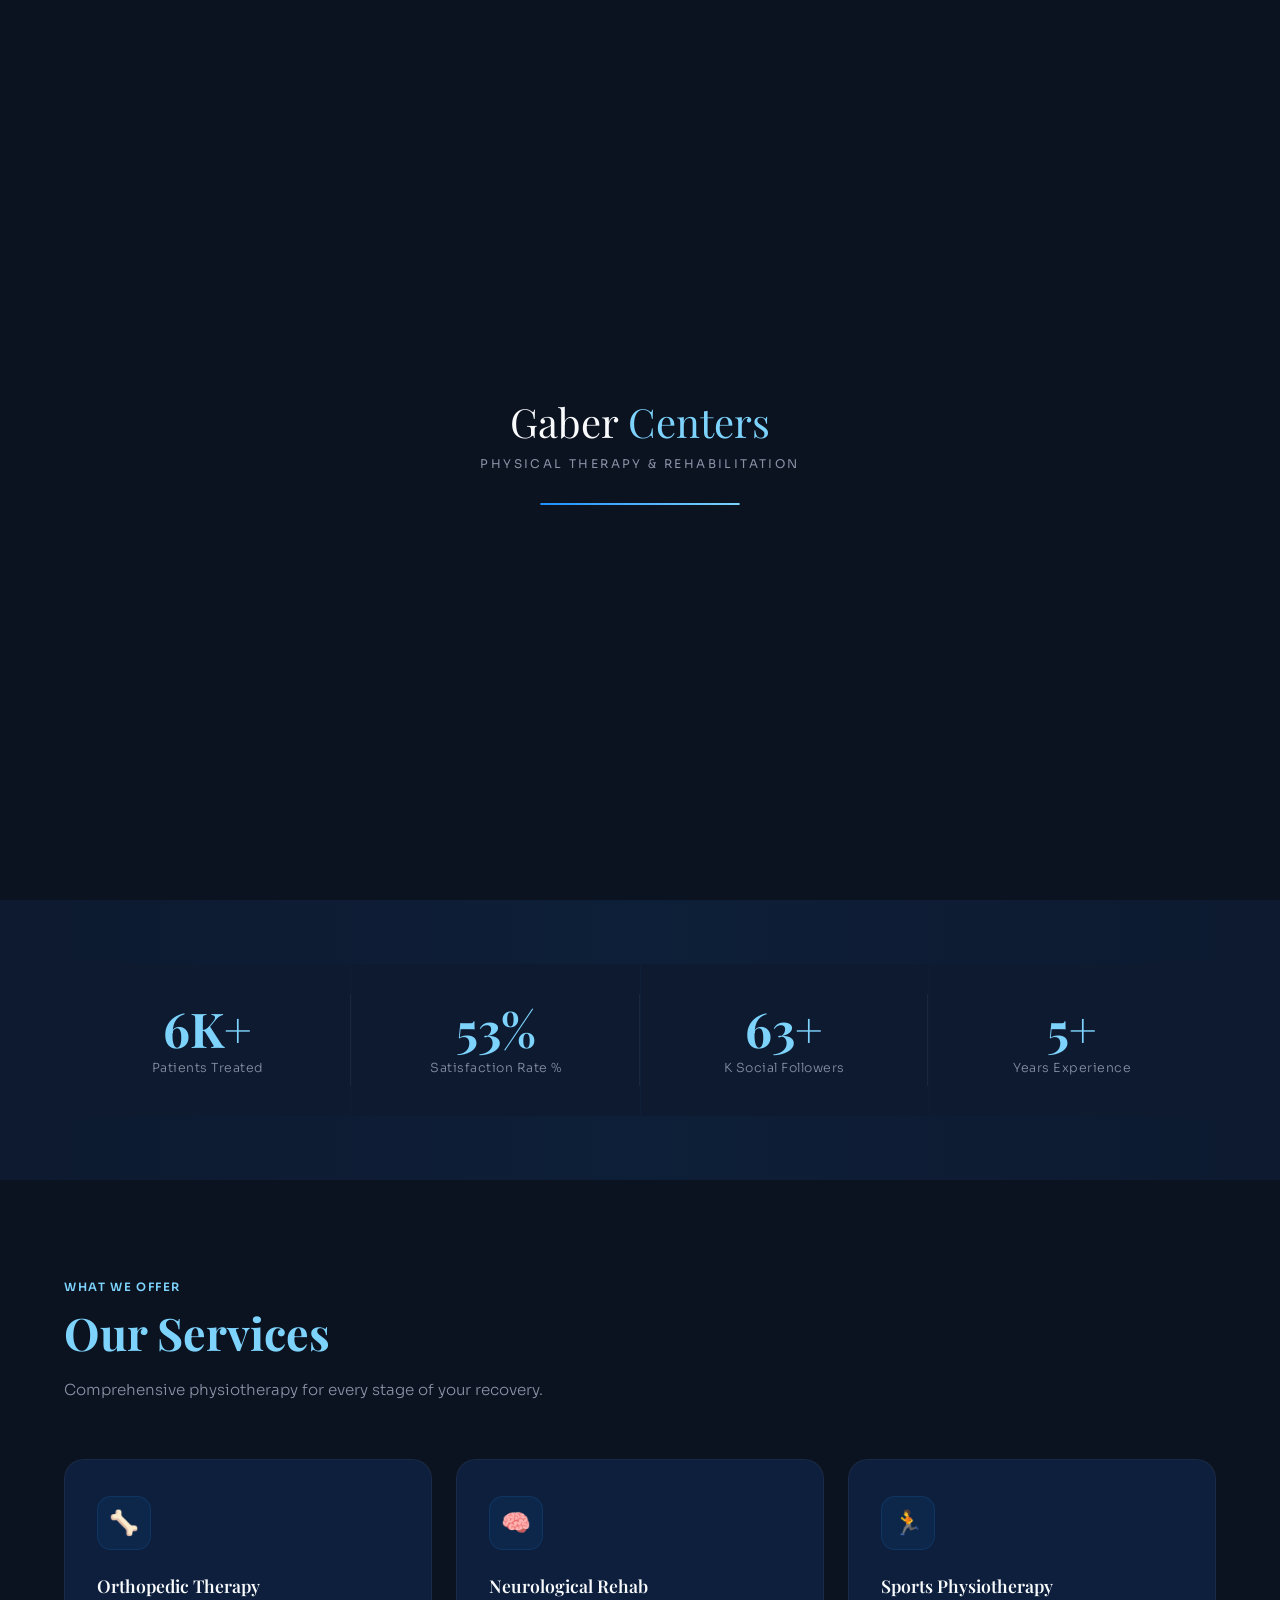
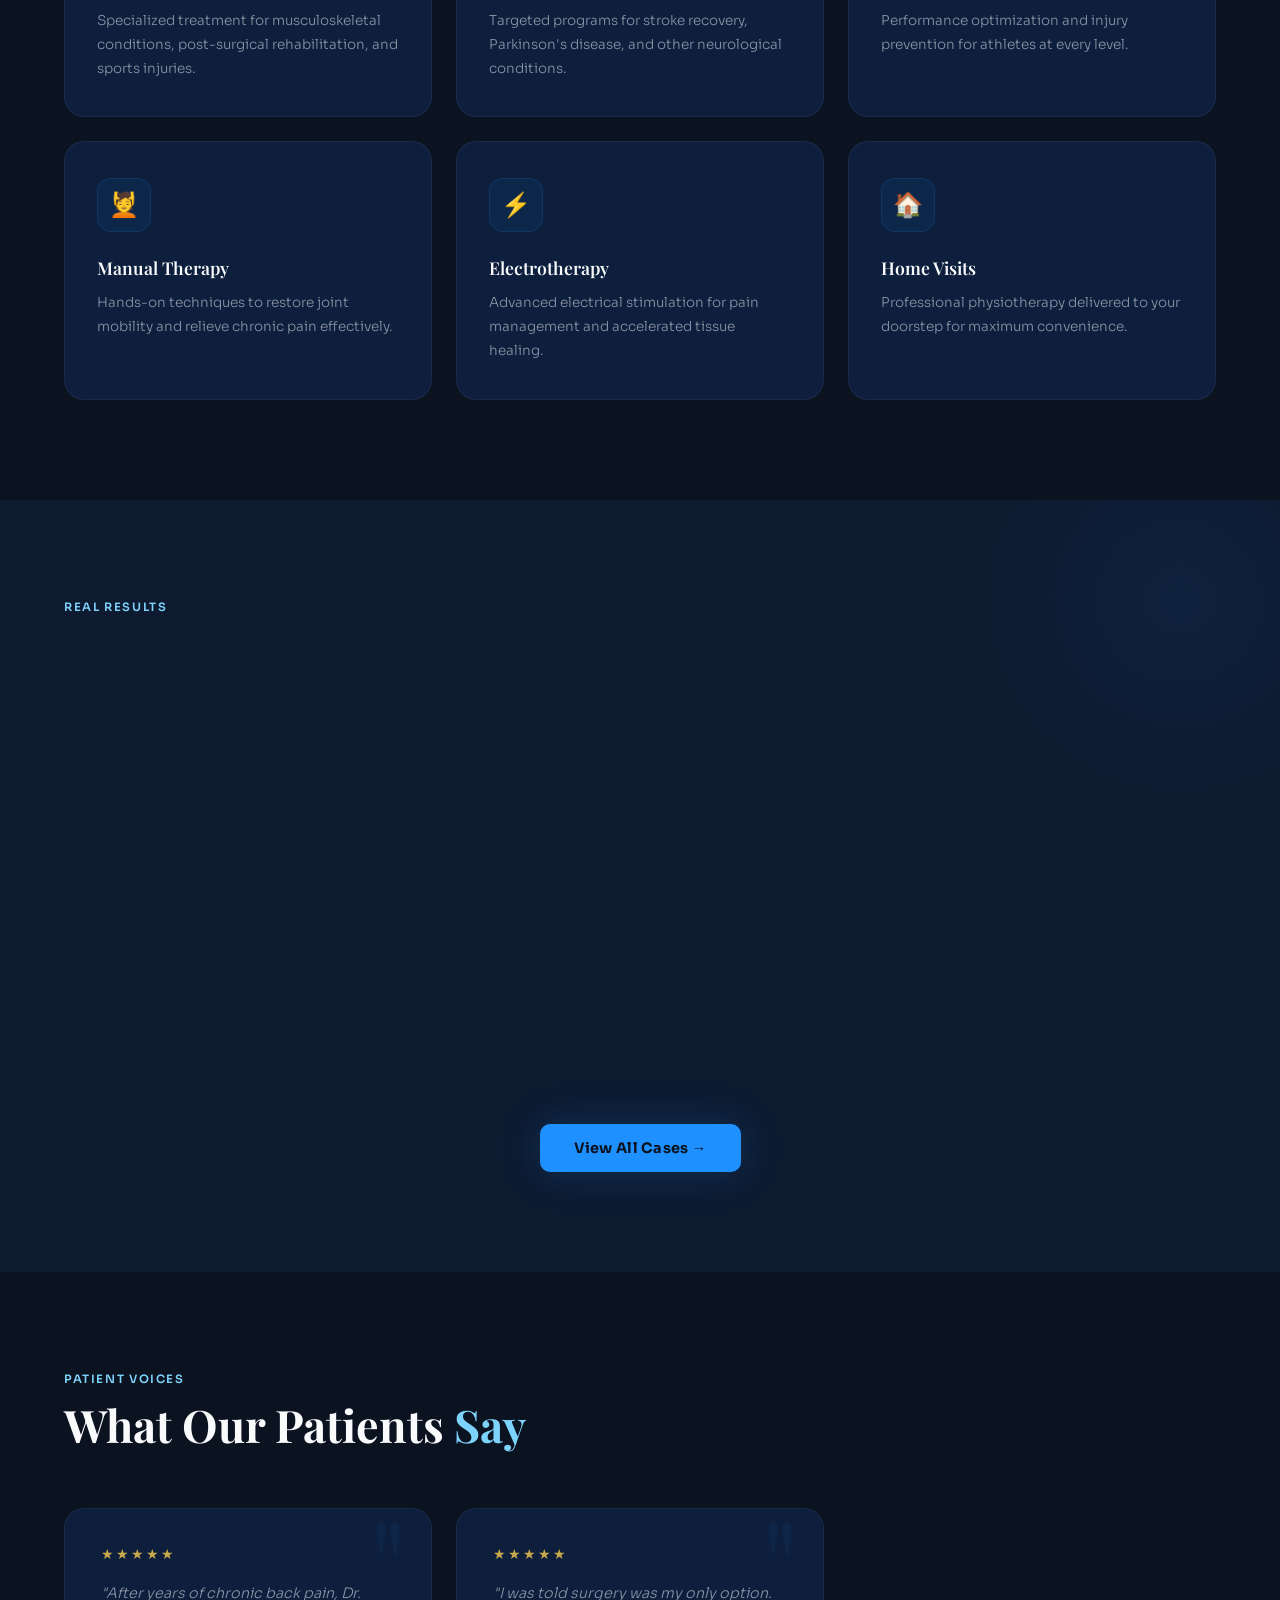
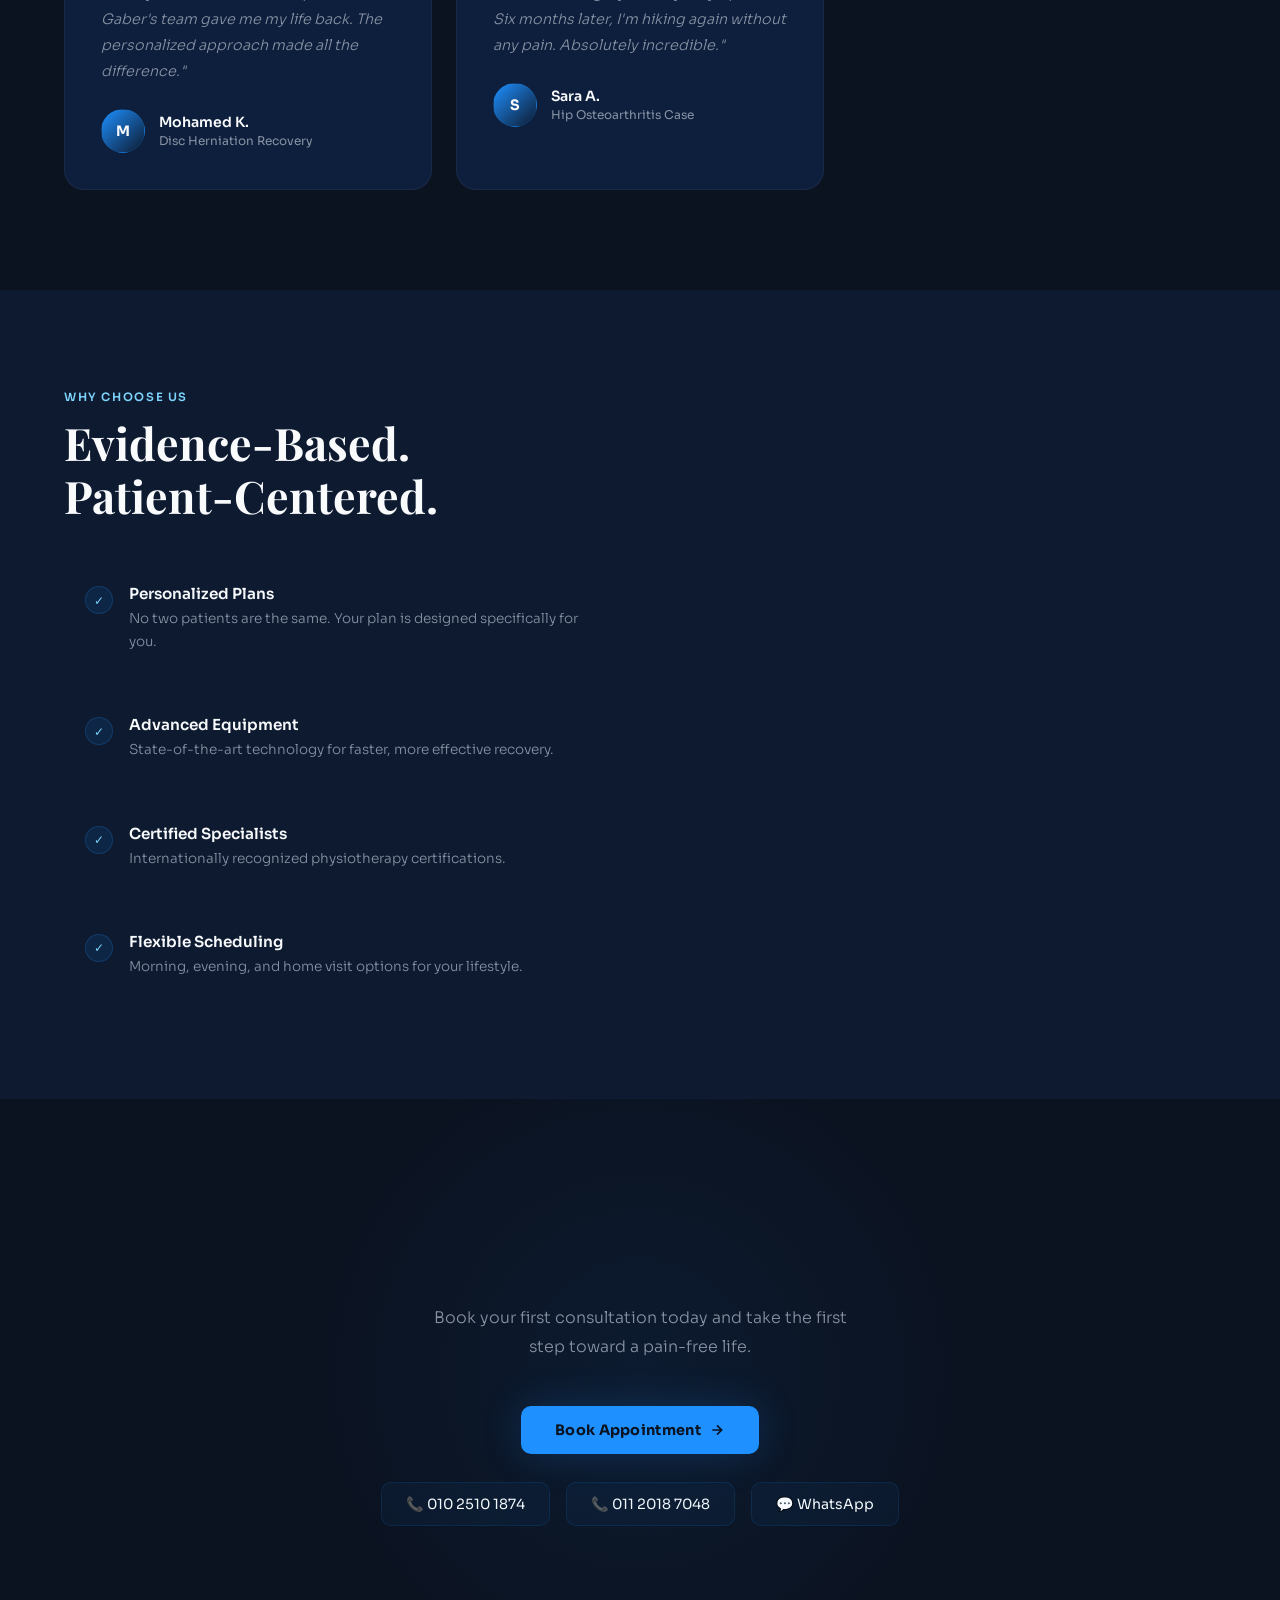
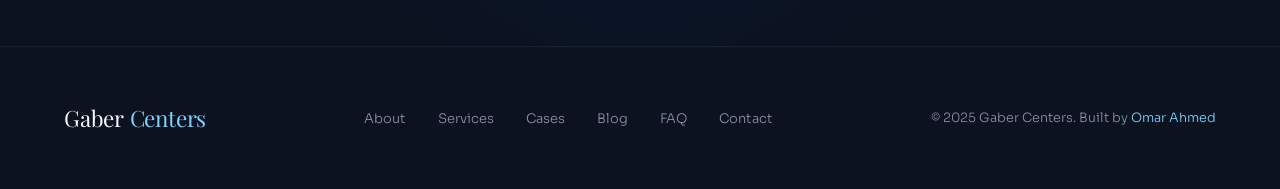
<file: index.html>
<!DOCTYPE html>
<html lang="en" dir="ltr">
<head>
<meta charset="UTF-8">
<meta name="viewport" content="width=device-width, initial-scale=1.0">
<title>Gaber Centers | Physical Therapy & Rehabilitation</title>
<link rel="preconnect" href="https://fonts.googleapis.com">
<link href="https://fonts.googleapis.com/css2?family=Sora:wght@200;300;400;600;700;800&family=Playfair+Display:ital,wght@0,600;0,700;1,500&family=Noto+Sans+Arabic:wght@300;400;600;700&family=Noto+Sans+JP:wght@300;400;600&family=Noto+Sans+SC:wght@300;400;600&display=swap" rel="stylesheet">
<style>
:root {
  --navy:#0B1220; --navy2:#0d1a30; --navy3:#0f2040;
  --blue:#1E90FF; --cyan:#7DD3FC; --cyan2:#38bdf8;
  --white:#F8FAFC; --gray:#8892a4; --gray2:#64748b;
  --gold:#c9a84c; --card:#0d1f3c;
  --glass:rgba(30,144,255,0.05);
  --border:rgba(30,144,255,0.12);
}
*{margin:0;padding:0;box-sizing:border-box}
html{scroll-behavior:smooth}
body{font-family:'Sora',sans-serif;background:var(--navy);color:var(--white);overflow-x:hidden;cursor:none}
body[lang="ar"]{font-family:'Noto Sans Arabic','Sora',sans-serif}
body[lang="ja"]{font-family:'Noto Sans JP','Sora',sans-serif}
body[lang="zh"]{font-family:'Noto Sans SC','Sora',sans-serif}

/* ── CURSOR ── */
#cursor{position:fixed;width:12px;height:12px;background:var(--cyan);border-radius:50%;pointer-events:none;z-index:9999;transform:translate(-50%,-50%);transition:transform .15s,width .3s,height .3s,opacity .3s;mix-blend-mode:screen}
#cursor-trail{position:fixed;width:36px;height:36px;border:1px solid rgba(125,211,252,.3);border-radius:50%;pointer-events:none;z-index:9998;transform:translate(-50%,-50%);transition:left .12s,top .12s,width .3s,height .3s}
body:hover #cursor{opacity:1}

/* ── LOADER ── */
#loader{position:fixed;inset:0;z-index:10000;background:var(--navy);display:flex;flex-direction:column;align-items:center;justify-content:center;transition:opacity .8s ease}
#loader.done{opacity:0;pointer-events:none}
.loader-logo{font-family:'Playfair Display',serif;font-size:2.5rem;color:var(--white);margin-bottom:8px;opacity:0;animation:fadeUp .8s .3s both}
.loader-logo span{color:var(--cyan)}
.loader-sub{font-size:.75rem;color:var(--gray);letter-spacing:.2em;text-transform:uppercase;opacity:0;animation:fadeUp .8s .5s both}
.loader-bar{width:200px;height:2px;background:rgba(125,211,252,.1);border-radius:100px;margin-top:32px;overflow:hidden;opacity:0;animation:fadeUp .5s .7s both}
.loader-fill{height:100%;background:linear-gradient(90deg,var(--blue),var(--cyan));border-radius:100px;animation:load 2s ease forwards .8s}
@keyframes load{from{width:0}to{width:100%}}

/* ── NAV ── */
nav{position:fixed;top:0;width:100%;z-index:500;padding:18px 64px;display:flex;justify-content:space-between;align-items:center;background:rgba(11,18,32,0);backdrop-filter:blur(0);border-bottom:1px solid transparent;transition:all .5s ease}
nav.scrolled{background:rgba(11,18,32,.95);backdrop-filter:blur(20px);border-color:var(--border)}
.logo{font-family:'Playfair Display',serif;font-size:1.4rem;color:var(--white);text-decoration:none;letter-spacing:-.01em}
.logo span{color:var(--cyan)}
.nav-right{display:flex;align-items:center;gap:28px}
.nav-links{display:flex;gap:24px;list-style:none}
.nav-links a{color:var(--gray);text-decoration:none;font-size:.82rem;font-weight:400;transition:color .3s;letter-spacing:.03em}
.nav-links a:hover{color:var(--cyan)}

/* LANG */
.lang-wrap{position:relative}
.lang-btn{display:flex;align-items:center;gap:6px;background:var(--glass);border:1px solid var(--border);color:var(--cyan);padding:8px 14px;border-radius:8px;cursor:pointer;font-size:.8rem;font-family:'Sora',sans-serif;transition:all .3s}
.lang-btn:hover{background:rgba(30,144,255,.1)}
.lang-dd{position:absolute;top:calc(100% + 8px);right:0;background:var(--navy2);border:1px solid var(--border);border-radius:14px;padding:8px;min-width:170px;opacity:0;pointer-events:none;transform:translateY(-8px);transition:all .25s;box-shadow:0 24px 48px rgba(0,0,0,.5)}
.lang-dd.open{opacity:1;pointer-events:all;transform:translateY(0)}
.lang-opt{display:flex;align-items:center;gap:10px;padding:10px 14px;border-radius:8px;cursor:pointer;font-size:.83rem;color:var(--white);transition:background .2s}
.lang-opt:hover{background:rgba(30,144,255,.08)}
.lang-opt.active{color:var(--cyan)}
.nav-cta{background:var(--blue);color:var(--navy);padding:10px 22px;border-radius:8px;font-weight:600;font-size:.82rem;text-decoration:none;transition:all .3s;white-space:nowrap;letter-spacing:.02em}
.nav-cta:hover{background:var(--cyan);transform:translateY(-1px);box-shadow:0 8px 24px rgba(30,144,255,.3)}

/* ── HERO ── */
.hero{min-height:100vh;position:relative;display:flex;align-items:center;overflow:hidden}

/* BG LAYERS */
.hero-bg{position:absolute;inset:0;background:radial-gradient(ellipse 90% 70% at 65% 50%,rgba(30,144,255,.07) 0%,transparent 60%),radial-gradient(ellipse 50% 90% at 15% 20%,rgba(125,211,252,.04) 0%,transparent 50%),linear-gradient(150deg,#0B1220 0%,#0d1b32 60%,#0B1220 100%)}

.hero-grid{position:absolute;inset:0;background-image:linear-gradient(rgba(30,144,255,.025) 1px,transparent 1px),linear-gradient(90deg,rgba(30,144,255,.025) 1px,transparent 1px);background-size:64px 64px;mask-image:radial-gradient(ellipse at 50% 50%,black 30%,transparent 80%)}

/* PARTICLES */
.particles{position:absolute;inset:0;pointer-events:none}
.p{position:absolute;border-radius:50%;animation:pfloat linear infinite;opacity:0}
@keyframes pfloat{0%{opacity:0;transform:translateY(0) scale(0)}20%{opacity:.7}80%{opacity:.3}100%{opacity:0;transform:translateY(-140px) scale(.4)}}

/* ECG */
.ecg-wrap{position:absolute;bottom:64px;left:0;right:0;height:48px;overflow:hidden;opacity:.1;pointer-events:none}
.ecg-svg{position:absolute;top:0;left:0;width:200%;height:100%;animation:ecgScroll 5s linear infinite}
@keyframes ecgScroll{from{transform:translateX(0)}to{transform:translateX(-50%)}}

/* HOLO */
.holo{position:absolute;right:4%;top:50%;transform:translateY(-50%);width:480px;height:480px;opacity:.06;animation:holopulse 8s ease-in-out infinite;pointer-events:none}
@keyframes holopulse{0%,100%{opacity:.06;transform:translateY(-50%) rotate(0deg)}50%{opacity:.1;transform:translateY(-52%) rotate(1deg)}}

/* GLASS CARDS */
.gc{position:absolute;background:rgba(13,26,48,.7);border:1px solid var(--border);backdrop-filter:blur(12px);border-radius:16px;padding:20px 24px}
.gc1{right:6%;top:18%;animation:gcfloat1 9s ease-in-out infinite}
.gc2{right:20%;bottom:20%;animation:gcfloat2 11s ease-in-out infinite}
.gc3{right:3%;bottom:32%;animation:gcfloat1 13s ease-in-out infinite reverse}
@keyframes gcfloat1{0%,100%{transform:translateY(0)}50%{transform:translateY(-14px)}}
@keyframes gcfloat2{0%,100%{transform:translateY(0)}50%{transform:translateY(-10px)}}
.gc-label{font-size:.6rem;color:var(--cyan);letter-spacing:.12em;text-transform:uppercase;margin-bottom:6px;font-weight:600}
.gc-val{font-family:'Playfair Display',serif;font-size:2rem;font-weight:700;color:var(--white);line-height:1}
.gc-sub{font-size:.65rem;color:var(--gray);margin-top:3px}
.gc-bar{height:3px;background:rgba(125,211,252,.1);border-radius:100px;margin-top:12px;overflow:hidden;width:120px}
.gc-fill{height:100%;border-radius:100px;background:linear-gradient(90deg,var(--blue),var(--cyan));animation:gcfill 3s ease-in-out infinite alternate}
@keyframes gcfill{from{width:55%}to{width:92%}}
.gc-dot{width:7px;height:7px;border-radius:50%;background:#4ade80;display:inline-block;margin-right:6px;animation:dotpulse 2s ease-in-out infinite}
@keyframes dotpulse{0%,100%{opacity:1;box-shadow:0 0 0 0 rgba(74,222,128,.4)}50%{opacity:.6;box-shadow:0 0 0 6px rgba(74,222,128,0)}}
.gc-row{display:flex;align-items:center;font-size:.72rem;color:var(--gray);margin-top:4px}

/* CONTENT */
.hero-content{position:relative;z-index:10;padding:0 64px;max-width:660px}

.hero-badge{display:inline-flex;align-items:center;gap:8px;background:rgba(30,144,255,.07);border:1px solid rgba(30,144,255,.18);padding:8px 18px;border-radius:100px;font-size:.72rem;color:var(--cyan);letter-spacing:.1em;text-transform:uppercase;margin-bottom:32px;font-weight:600;animation:fadeUp 1s .3s both}
.bdot{width:6px;height:6px;background:var(--cyan);border-radius:50%;animation:dotpulse2 2s ease-in-out infinite}
@keyframes dotpulse2{0%,100%{opacity:1;transform:scale(1)}50%{opacity:.4;transform:scale(1.8)}}

.hero-title{font-family:'Playfair Display',serif;font-size:clamp(2.8rem,5.5vw,5.2rem);line-height:1.08;font-weight:700;margin-bottom:28px;animation:fadeUp 1s .4s both}
.ht1{color:var(--cyan);display:block}
.ht2{display:block}
.ht3{font-style:italic;opacity:.8;display:block;font-size:90%}

.hero-sub{font-size:1rem;color:var(--gray);line-height:1.8;margin-bottom:44px;max-width:480px;font-weight:300;animation:fadeUp 1s .5s both}

.hero-actions{display:flex;gap:14px;flex-wrap:wrap;animation:fadeUp 1s .6s both}
.btn-p{background:var(--blue);color:var(--navy);padding:15px 34px;border-radius:10px;font-weight:700;font-size:.9rem;text-decoration:none;transition:all .35s;display:inline-flex;align-items:center;gap:8px;box-shadow:0 0 40px rgba(30,144,255,.2);letter-spacing:.02em}
.btn-p:hover{background:var(--cyan);transform:translateY(-4px);box-shadow:0 20px 48px rgba(30,144,255,.4)}
.btn-s{border:1px solid rgba(248,250,252,.12);color:var(--white);padding:15px 34px;border-radius:10px;font-weight:400;font-size:.9rem;text-decoration:none;transition:all .35s;background:rgba(248,250,252,.02);backdrop-filter:blur(4px)}
.btn-s:hover{border-color:var(--cyan);color:var(--cyan);transform:translateY(-4px)}

/* STATS */
.hero-stats{display:flex;gap:40px;margin-top:56px;padding-top:44px;border-top:1px solid rgba(248,250,252,.06);animation:fadeUp 1s .7s both;flex-wrap:wrap}
.sn{font-family:'Playfair Display',serif;font-size:2.4rem;font-weight:700;color:var(--cyan);line-height:1}
.sl{font-size:.75rem;color:var(--gray);margin-top:6px;font-weight:300;letter-spacing:.03em}

/* SCROLL */
.scroll-ind{position:absolute;bottom:28px;left:50%;transform:translateX(-50%);display:flex;flex-direction:column;align-items:center;gap:8px;z-index:10;animation:fadeUp 1s 1.2s both}
.scroll-txt{font-size:.65rem;color:var(--gray);letter-spacing:.15em;text-transform:uppercase}
.scroll-ln{width:1px;height:44px;background:linear-gradient(to bottom,var(--cyan),transparent);animation:scrollb 2s ease-in-out infinite}
@keyframes scrollb{0%,100%{transform:scaleY(1);opacity:1}50%{transform:scaleY(.5);opacity:.4}}

/* ── STATS COUNTER ── */
.stats-strip{padding:64px;background:var(--navy2);display:grid;grid-template-columns:repeat(4,1fr);gap:1px;position:relative}
.stats-strip::before{content:'';position:absolute;inset:0;background:linear-gradient(90deg,transparent,rgba(30,144,255,.04),transparent)}
.stat-box{padding:40px 32px;text-align:center;background:var(--navy2);position:relative}
.stat-box::after{content:'';position:absolute;right:0;top:20%;height:60%;width:1px;background:rgba(248,250,252,.06)}
.stat-box:last-child::after{display:none}
.stat-num{font-family:'Playfair Display',serif;font-size:3rem;font-weight:700;color:var(--cyan);line-height:1;display:block}
.stat-lbl{font-size:.78rem;color:var(--gray);margin-top:8px;font-weight:300;letter-spacing:.04em}

/* ── SERVICES ── */
.section{padding:100px 64px}
.sec-tag{font-size:.72rem;color:var(--cyan);letter-spacing:.14em;text-transform:uppercase;font-weight:600;margin-bottom:12px}
.sec-title{font-family:'Playfair Display',serif;font-size:clamp(2rem,3.5vw,2.8rem);font-weight:700;margin-bottom:16px;line-height:1.2}
.sec-sub{color:var(--gray);font-size:.95rem;max-width:480px;line-height:1.8;margin-bottom:56px;font-weight:300}

.srv-grid{display:grid;grid-template-columns:repeat(auto-fit,minmax(280px,1fr));gap:24px}
.srv-card{background:var(--card);border:1px solid rgba(248,250,252,.05);border-radius:20px;padding:36px 32px;transition:all .4s cubic-bezier(.25,.46,.45,.94);position:relative;overflow:hidden;cursor:none}
.srv-card::before{content:'';position:absolute;top:0;left:0;right:0;height:2px;background:linear-gradient(90deg,var(--blue),var(--cyan),transparent);opacity:0;transition:opacity .35s}
.srv-card::after{content:'';position:absolute;inset:0;background:radial-gradient(circle at 50% 0%,rgba(30,144,255,.05),transparent 60%);opacity:0;transition:opacity .35s}
.srv-card:hover{border-color:rgba(30,144,255,.22);transform:translateY(-8px);box-shadow:0 32px 64px rgba(0,0,0,.5)}
.srv-card:hover::before{opacity:1}
.srv-card:hover::after{opacity:1}
.srv-icon{width:54px;height:54px;background:rgba(30,144,255,.08);border:1px solid rgba(30,144,255,.12);border-radius:14px;display:flex;align-items:center;justify-content:center;font-size:1.5rem;margin-bottom:24px;transition:all .3s}
.srv-card:hover .srv-icon{background:rgba(30,144,255,.15);transform:scale(1.05)}
.srv-title{font-family:'Playfair Display',serif;font-size:1.1rem;font-weight:600;margin-bottom:12px}
.srv-desc{color:var(--gray);font-size:.85rem;line-height:1.75;font-weight:300}

/* ── BEFORE/AFTER ── */
.ba-section{padding:100px 64px;background:var(--navy2);position:relative;overflow:hidden}
.ba-section::before{content:'';position:absolute;right:-100px;top:-100px;width:400px;height:400px;background:radial-gradient(circle,rgba(30,144,255,.06) 0%,transparent 70%);border-radius:50%}
.ba-grid{display:grid;grid-template-columns:1fr 1fr;gap:48px;margin-top:56px}
.ba-card{background:var(--card);border-radius:20px;overflow:hidden;border:1px solid rgba(248,250,252,.05);transition:all .4s}
.ba-card:hover{transform:translateY(-6px);box-shadow:0 24px 48px rgba(0,0,0,.4);border-color:rgba(30,144,255,.15)}
.ba-header{padding:24px 28px;border-bottom:1px solid rgba(248,250,252,.05);display:flex;justify-content:space-between;align-items:center}
.ba-type{font-size:.7rem;letter-spacing:.12em;text-transform:uppercase;font-weight:600}
.ba-type.before{color:#ef4444}
.ba-type.after{color:#4ade80}
.ba-weeks{font-size:.72rem;color:var(--gray);background:rgba(248,250,252,.04);padding:4px 10px;border-radius:100px}
.ba-body{padding:28px}
.ba-condition{font-family:'Playfair Display',serif;font-size:1.1rem;margin-bottom:20px}
.ba-metrics{display:flex;flex-direction:column;gap:14px}
.ba-metric{display:flex;flex-direction:column;gap:6px}
.ba-m-top{display:flex;justify-content:space-between;font-size:.75rem;color:var(--gray)}
.ba-bar{height:5px;background:rgba(248,250,252,.06);border-radius:100px;overflow:hidden}
.ba-fill{height:100%;border-radius:100px;transition:width 1.5s ease}
.ba-fill.r{background:linear-gradient(90deg,var(--blue),var(--cyan))}
.ba-fill.y{background:linear-gradient(90deg,#f59e0b,#fbbf24)}

/* ── TESTIMONIALS ── */
.test-section{padding:100px 64px}
.test-grid{display:grid;grid-template-columns:repeat(auto-fit,minmax(300px,1fr));gap:24px;margin-top:56px}
.test-card{background:var(--card);border:1px solid rgba(248,250,252,.05);border-radius:20px;padding:36px;transition:all .4s;position:relative;overflow:hidden}
.test-card::before{content:'"';position:absolute;top:-10px;right:24px;font-family:'Playfair Display',serif;font-size:8rem;color:rgba(30,144,255,.06);line-height:1;pointer-events:none}
.test-card:hover{border-color:rgba(30,144,255,.15);transform:translateY(-4px);box-shadow:0 20px 48px rgba(0,0,0,.4)}
.stars{color:var(--gold);font-size:.9rem;letter-spacing:2px;margin-bottom:18px}
.test-txt{font-style:italic;color:var(--gray);line-height:1.8;margin-bottom:24px;font-size:.9rem;font-weight:300}
.test-author{display:flex;align-items:center;gap:14px}
.test-av{width:44px;height:44px;border-radius:50%;background:linear-gradient(135deg,var(--blue),var(--navy2));display:flex;align-items:center;justify-content:center;font-weight:700;font-size:.9rem;border:1px solid var(--border)}
.test-name{font-weight:600;font-size:.88rem}
.test-case{font-size:.75rem;color:var(--gray);margin-top:2px}

/* ── WHY ── */
.why-section{padding:100px 64px;background:var(--navy2)}
.why-grid{display:grid;grid-template-columns:1fr 1fr;gap:80px;align-items:center}
.why-list{list-style:none;display:flex;flex-direction:column;gap:20px;margin-top:40px}
.why-item{display:flex;gap:16px;align-items:flex-start;padding:20px;border-radius:12px;border:1px solid transparent;transition:all .3s}
.why-item:hover{background:rgba(30,144,255,.03);border-color:var(--border)}
.why-chk{width:28px;height:28px;min-width:28px;background:rgba(30,144,255,.1);border:1px solid rgba(30,144,255,.2);border-radius:50%;display:flex;align-items:center;justify-content:center;color:var(--cyan);font-size:.75rem;margin-top:2px}
.why-txt strong{display:block;font-weight:600;margin-bottom:4px;font-size:.95rem}
.why-txt span{color:var(--gray);font-size:.85rem;line-height:1.7;font-weight:300}
.why-visual{background:var(--card);border-radius:24px;padding:48px;border:1px solid rgba(248,250,252,.05);text-align:center;position:relative;overflow:hidden}
.why-visual::before{content:'';position:absolute;top:-40px;left:50%;transform:translateX(-50%);width:200px;height:200px;background:radial-gradient(circle,rgba(30,144,255,.08) 0%,transparent 70%)}
.big-n{font-family:'Playfair Display',serif;font-size:4.5rem;font-weight:700;color:var(--cyan);line-height:1}
.big-l{color:var(--gray);font-size:.82rem;margin-top:6px;font-weight:300}
.divider{width:40px;height:1px;background:rgba(248,250,252,.08);margin:28px auto}

/* ── CTA ── */
.cta-section{padding:120px 64px;text-align:center;position:relative;overflow:hidden}
.cta-section::before{content:'';position:absolute;top:50%;left:50%;transform:translate(-50%,-50%);width:700px;height:700px;background:radial-gradient(circle,rgba(30,144,255,.07) 0%,transparent 70%);border-radius:50%}
.cta-section h2{font-family:'Playfair Display',serif;font-size:clamp(2.2rem,4.5vw,3.4rem);margin-bottom:20px;line-height:1.2}
.cta-section p{color:var(--gray);max-width:440px;margin:0 auto 44px;line-height:1.8;font-weight:300}
.cta-phones{display:flex;gap:16px;justify-content:center;flex-wrap:wrap;margin-top:28px}
.phone-btn{display:flex;align-items:center;gap:8px;border:1px solid var(--border);color:var(--white);padding:12px 24px;border-radius:10px;text-decoration:none;font-size:.88rem;transition:all .3s;background:var(--glass)}
.phone-btn:hover{border-color:var(--cyan);color:var(--cyan);transform:translateY(-2px)}

/* ── FOOTER ── */
footer{padding:56px 64px;border-top:1px solid rgba(248,250,252,.06);display:flex;justify-content:space-between;align-items:center;flex-wrap:wrap;gap:24px}
.footer-links{display:flex;gap:32px;list-style:none}
.footer-links a{color:var(--gray);text-decoration:none;font-size:.82rem;transition:color .3s;font-weight:300}
.footer-links a:hover{color:var(--cyan)}
.footer-copy{color:var(--gray);font-size:.8rem;font-weight:300}
.footer-copy span{color:var(--cyan)}

/* REVEAL */
.reveal{opacity:0;transform:translateY(32px);transition:all .8s cubic-bezier(.25,.46,.45,.94)}
.reveal.visible{opacity:1;transform:translateY(0)}

@keyframes fadeUp{from{opacity:0;transform:translateY(28px)}to{opacity:1;transform:translateY(0)}}

/* RTL */
[dir="rtl"] .hero-content{margin-left:auto;margin-right:0}
[dir="rtl"] .nav-right{flex-direction:row-reverse}
[dir="rtl"] .lang-dd{right:auto;left:0}

@media(max-width:900px){
  .why-grid,.ba-grid{grid-template-columns:1fr}
  .stats-strip{grid-template-columns:1fr 1fr}
}
@media(max-width:768px){
  nav{padding:16px 24px}
  .nav-links{display:none}
  .hero-content{padding:0 24px}
  .section,.ba-section,.test-section,.why-section,.cta-section{padding:80px 24px}
  .stats-strip{padding:48px 24px}
  footer{padding:40px 24px;flex-direction:column;text-align:center}
}
</style>
</head>
<body lang="en">

<!-- CURSOR -->
<div id="cursor"></div>
<div id="cursor-trail"></div>

<!-- LOADER -->
<div id="loader">
  <div class="loader-logo">Gaber <span>Centers</span></div>
  <div class="loader-sub">Physical Therapy & Rehabilitation</div>
  <div class="loader-bar"><div class="loader-fill"></div></div>
</div>

<!-- NAV -->
<nav id="nav">
  <a href="index.html" class="logo">Gaber <span>Centers</span></a>
  <div class="nav-right">
    <ul class="nav-links">
      <li><a href="index.html" data-i18n="nav_home">Home</a></li>
      <li><a href="about.html" data-i18n="nav_about">About</a></li>
      <li><a href="services.html" data-i18n="nav_services">Services</a></li>
      <li><a href="cases.html" data-i18n="nav_cases">Cases</a></li>
      <li><a href="blog.html" data-i18n="nav_blog">Blog</a></li>
      <li><a href="team.html" data-i18n="nav_team">Team</a></li>
      <li><a href="contact.html" data-i18n="nav_contact">Contact</a></li>
    </ul>
    <div class="lang-wrap">
      <button class="lang-btn" onclick="toggleDD()" id="langBtn">🌐 <span id="curLang">EN</span> ▾</button>
      <div class="lang-dd" id="langDD">
        <div class="lang-opt active" onclick="setLang('en',this)">🇬🇧 English</div>
        <div class="lang-opt" onclick="setLang('ar',this)">🇪🇬 العربية</div>
        <div class="lang-opt" onclick="setLang('fr',this)">🇫🇷 Français</div>
        <div class="lang-opt" onclick="setLang('de',this)">🇩🇪 Deutsch</div>
        <div class="lang-opt" onclick="setLang('zh',this)">🇨🇳 中文</div>
        <div class="lang-opt" onclick="setLang('ja',this)">🇯🇵 日本語</div>
      </div>
    </div>
    <a href="appointment.html" class="nav-cta" data-i18n="nav_book">Book Now</a>
  </div>
</nav>

<!-- HERO -->
<section class="hero" id="home">
  <div class="hero-bg"></div>
  <div class="hero-grid"></div>
  <div class="particles" id="particles"></div>

  <!-- GLASS CARDS -->
  <div class="gc gc1">
    <div class="gc-label">Recovery Rate</div>
    <div class="gc-val">98%</div>
    <div class="gc-sub">Across all cases</div>
    <div class="gc-bar"><div class="gc-fill"></div></div>
  </div>
  <div class="gc gc2">
    <div class="gc-label">Active Sessions</div>
    <div class="gc-row"><span class="gc-dot"></span><span style="color:#4ade80;font-size:.72rem">Live Now</span></div>
    <div class="gc-val" style="font-size:1.6rem;margin-top:6px">24/7</div>
    <div class="gc-sub">Support available</div>
  </div>
  <div class="gc gc3">
    <div class="gc-label">Patients Treated</div>
    <div class="gc-val">11K+</div>
    <div class="gc-sub">Since 2015</div>
  </div>

  <!-- ECG -->
  <div class="ecg-wrap">
    <svg class="ecg-svg" viewBox="0 0 800 48" preserveAspectRatio="none">
      <polyline points="0,24 80,24 110,24 128,4 145,44 162,4 179,44 196,24 220,24 320,24 350,24 368,4 385,44 402,4 419,44 436,24 460,24 560,24 590,24 608,4 625,44 642,4 659,44 676,24 700,24 800,24" fill="none" stroke="#1E90FF" stroke-width="1.5" opacity=".7"/>
    </svg>
  </div>

  <!-- HOLO -->
  <svg class="holo" viewBox="0 0 400 400">
    <circle cx="200" cy="200" r="185" fill="none" stroke="#1E90FF" stroke-width=".5" stroke-dasharray="3 9"/>
    <circle cx="200" cy="200" r="145" fill="none" stroke="#7DD3FC" stroke-width=".3" stroke-dasharray="2 7"/>
    <circle cx="200" cy="200" r="105" fill="none" stroke="#1E90FF" stroke-width=".5"/>
    <circle cx="200" cy="200" r="60" fill="none" stroke="#7DD3FC" stroke-width=".3" opacity=".6"/>
    <line x1="15" y1="200" x2="385" y2="200" stroke="#1E90FF" stroke-width=".3" opacity=".4"/>
    <line x1="200" y1="15" x2="200" y2="385" stroke="#1E90FF" stroke-width=".3" opacity=".4"/>
    <circle cx="200" cy="200" r="9" fill="#1E90FF" opacity=".3"/>
    <circle cx="200" cy="55" r="4" fill="#7DD3FC" opacity=".7"/>
    <circle cx="200" cy="345" r="4" fill="#7DD3FC" opacity=".7"/>
    <circle cx="55" cy="200" r="4" fill="#7DD3FC" opacity=".7"/>
    <circle cx="345" cy="200" r="4" fill="#7DD3FC" opacity=".7"/>
    <circle cx="327" cy="127" r="3" fill="#1E90FF" opacity=".5"/>
    <circle cx="73" cy="273" r="3" fill="#1E90FF" opacity=".5"/>
  </svg>

  <div class="hero-content">
    <div class="hero-badge"><span class="bdot"></span><span data-i18n="hero_badge">Premium Physiotherapy & Rehabilitation</span></div>
    <h1 class="hero-title">
      <span class="ht1" data-i18n="ht1">Move Better.</span>
      <span class="ht2" data-i18n="ht2">Recover Faster.</span>
      <span class="ht3" data-i18n="ht3">Live Stronger.</span>
    </h1>
    <p class="hero-sub" data-i18n="hero_sub">Egypt's most trusted physiotherapy centers — 11,000+ patients treated since 2015. Evidence-based care with world-class specialists.</p>
    <div class="hero-actions">
      <a href="appointment.html" class="btn-p"><span data-i18n="cta1">Book Appointment</span> <svg width="16" height="16" viewBox="0 0 24 24" fill="none" stroke="currentColor" stroke-width="2.5"><path d="M5 12h14M12 5l7 7-7 7"/></svg></a>
      <a href="cases.html" class="btn-s" data-i18n="cta2">View Cases</a>
    </div>
    <div class="hero-stats">
      <div><div class="sn" data-counter="11000">0</div><div class="sl" data-i18n="st1">Patients Treated</div></div>
      <div><div class="sn" data-counter="116000">0</div><div class="sl" data-i18n="st2">Followers</div></div>
      <div><div class="sn" data-counter="10">0</div><div class="sl" data-i18n="st3">Years Experience</div></div>
    </div>
  </div>
  <div class="scroll-ind"><span class="scroll-txt">Scroll</span><div class="scroll-ln"></div></div>
</section>

<!-- STATS STRIP -->
<div class="stats-strip">
  <div class="stat-box reveal"><span class="stat-num" data-counter="11000">0</span><div class="stat-lbl" data-i18n="st1">Patients Treated</div></div>
  <div class="stat-box reveal"><span class="stat-num" data-counter="98">0</span><div class="stat-lbl" data-i18n="satisfaction">Satisfaction Rate %</div></div>
  <div class="stat-box reveal"><span class="stat-num" data-counter="116">0</span><div class="stat-lbl" data-i18n="st2b">K Social Followers</div></div>
  <div class="stat-box reveal"><span class="stat-num" data-counter="10">0</span><div class="stat-lbl" data-i18n="st3">Years Experience</div></div>
</div>

<!-- SERVICES -->
<section class="section">
  <div class="sec-tag" data-i18n="srv_tag">What We Offer</div>
  <h2 class="sec-title reveal"><span style="color:var(--cyan)" data-i18n="srv_title">Our Services</span></h2>
  <p class="sec-sub reveal" data-i18n="srv_sub">Comprehensive physiotherapy for every stage of your recovery.</p>
  <div class="srv-grid">
    <div class="srv-card reveal"><div class="srv-icon">🦴</div><div class="srv-title" data-i18n="s1t">Orthopedic Therapy</div><p class="srv-desc" data-i18n="s1d">Specialized treatment for musculoskeletal conditions, post-surgical rehabilitation, and sports injuries.</p></div>
    <div class="srv-card reveal"><div class="srv-icon">🧠</div><div class="srv-title" data-i18n="s2t">Neurological Rehab</div><p class="srv-desc" data-i18n="s2d">Targeted programs for stroke recovery, Parkinson's disease, and other neurological conditions.</p></div>
    <div class="srv-card reveal"><div class="srv-icon">🏃</div><div class="srv-title" data-i18n="s3t">Sports Physiotherapy</div><p class="srv-desc" data-i18n="s3d">Performance optimization and injury prevention for athletes at every level.</p></div>
    <div class="srv-card reveal"><div class="srv-icon">💆</div><div class="srv-title" data-i18n="s4t">Manual Therapy</div><p class="srv-desc" data-i18n="s4d">Hands-on techniques to restore joint mobility and relieve chronic pain effectively.</p></div>
    <div class="srv-card reveal"><div class="srv-icon">⚡</div><div class="srv-title" data-i18n="s5t">Electrotherapy</div><p class="srv-desc" data-i18n="s5d">Advanced electrical stimulation for pain management and accelerated tissue healing.</p></div>
    <div class="srv-card reveal"><div class="srv-icon">🏠</div><div class="srv-title" data-i18n="s6t">Home Visits</div><p class="srv-desc" data-i18n="s6d">Professional physiotherapy delivered to your doorstep for maximum convenience.</p></div>
  </div>
</section>

<!-- BEFORE/AFTER -->
<section class="ba-section">
  <div class="sec-tag" data-i18n="ba_tag">Real Results</div>
  <h2 class="sec-title reveal" data-i18n="ba_title">Before & After <span style="color:var(--cyan)">Recovery</span></h2>
  <p class="sec-sub reveal" data-i18n="ba_sub">Documented outcomes from our clinic — real patients, real results.</p>
  <div class="ba-grid">
    <div class="ba-card reveal">
      <div class="ba-header"><span class="ba-type before">Before Treatment</span><span class="ba-weeks">Week 0</span></div>
      <div class="ba-body">
        <div class="ba-condition" data-i18n="ba1_cond">Lower Back — L4-L5 Disc Herniation</div>
        <div class="ba-metrics">
          <div class="ba-metric"><div class="ba-m-top"><span data-i18n="pain_level">Pain Level</span><span>8/10</span></div><div class="ba-bar"><div class="ba-fill y" style="--w:80%;width:80%"></div></div></div>
          <div class="ba-metric"><div class="ba-m-top"><span data-i18n="mobility">Mobility</span><span>20%</span></div><div class="ba-bar"><div class="ba-fill y" style="--w:20%;width:20%"></div></div></div>
          <div class="ba-metric"><div class="ba-m-top"><span data-i18n="quality">Quality of Life</span><span>15%</span></div><div class="ba-bar"><div class="ba-fill y" style="--w:15%;width:15%"></div></div></div>
        </div>
      </div>
    </div>
    <div class="ba-card reveal">
      <div class="ba-header"><span class="ba-type after">After 18 Sessions</span><span class="ba-weeks">Week 12</span></div>
      <div class="ba-body">
        <div class="ba-condition" data-i18n="ba1_cond">Lower Back — L4-L5 Disc Herniation</div>
        <div class="ba-metrics">
          <div class="ba-metric"><div class="ba-m-top"><span data-i18n="pain_level">Pain Level</span><span>1/10</span></div><div class="ba-bar"><div class="ba-fill r" style="width:0" data-target="10%"></div></div></div>
          <div class="ba-metric"><div class="ba-m-top"><span data-i18n="mobility">Mobility</span><span>95%</span></div><div class="ba-bar"><div class="ba-fill r" style="width:0" data-target="95%"></div></div></div>
          <div class="ba-metric"><div class="ba-m-top"><span data-i18n="quality">Quality of Life</span><span>92%</span></div><div class="ba-bar"><div class="ba-fill r" style="width:0" data-target="92%"></div></div></div>
        </div>
      </div>
    </div>
  </div>
  <div style="text-align:center;margin-top:40px"><a href="cases.html" class="btn-p" style="display:inline-flex" data-i18n="view_all_cases">View All Cases →</a></div>
</section>

<!-- TESTIMONIALS -->
<section class="test-section">
  <div class="sec-tag" data-i18n="test_tag">Patient Voices</div>
  <h2 class="sec-title reveal" data-i18n="test_title">What Our Patients <span style="color:var(--cyan)">Say</span></h2>
  <div class="test-grid">
    <div class="test-card reveal"><div class="stars">★★★★★</div><p class="test-txt" data-i18n="t1">"After years of chronic back pain, Dr. Gaber's team gave me my life back. The personalized approach made all the difference."</p><div class="test-author"><div class="test-av">M</div><div><div class="test-name">Mohamed K.</div><div class="test-case" data-i18n="disc_case">Disc Herniation Recovery</div></div></div></div>
    <div class="test-card reveal"><div class="stars">★★★★★</div><p class="test-txt" data-i18n="t2">"I was told surgery was my only option. Six months later, I'm hiking again without any pain. Absolutely incredible."</p><div class="test-author"><div class="test-av">S</div><div><div class="test-name">Sara A.</div><div class="test-case" data-i18n="hip_case">Hip Osteoarthritis Case</div></div></div></div>
    <div class="test-card reveal"><div class="stars">★★★★★</div><p class="test-txt" data-i18n="t3">"The stroke took everything from me. Gaber Centers' rehab program gave it all back. I walk independently again."</p><div class="test-author"><div class="test-av">F</div><div><div class="test-name">Fatma H.</div><div class="test-case" data-i18n="stroke_case">Post-Stroke Rehabilitation</div></div></div></div>
  </div>
</section>

<!-- WHY US -->
<section class="why-section">
  <div class="why-grid">
    <div>
      <div class="sec-tag" data-i18n="why_tag">Why Choose Us</div>
      <h2 class="sec-title reveal" data-i18n="why_title">Evidence-Based.<br>Patient-Centered.</h2>
      <ul class="why-list">
        <li class="why-item reveal"><div class="why-chk">✓</div><div class="why-txt"><strong data-i18n="w1t">Personalized Plans</strong><span data-i18n="w1d">No two patients are the same. Your plan is designed specifically for you.</span></div></li>
        <li class="why-item reveal"><div class="why-chk">✓</div><div class="why-txt"><strong data-i18n="w2t">Advanced Equipment</strong><span data-i18n="w2d">State-of-the-art technology for faster, more effective recovery.</span></div></li>
        <li class="why-item reveal"><div class="why-chk">✓</div><div class="why-txt"><strong data-i18n="w3t">Certified Specialists</strong><span data-i18n="w3d">Internationally recognized physiotherapy certifications.</span></div></li>
        <li class="why-item reveal"><div class="why-chk">✓</div><div class="why-txt"><strong data-i18n="w4t">Flexible Scheduling</strong><span data-i18n="w4d">Morning, evening, and home visit options for your lifestyle.</span></div></li>
      </ul>
    </div>
    <div class="why-visual reveal">
      <div class="big-n">11K+</div><div class="big-l" data-i18n="st1">Patients Treated</div>
      <div class="divider"></div>
      <div class="big-n" style="font-size:3rem">98%</div><div class="big-l" data-i18n="satisfaction">Patient Satisfaction</div>
      <div class="divider"></div>
      <div class="big-n" style="font-size:3rem">2015</div><div class="big-l" data-i18n="founded">Founded</div>
    </div>
  </div>
</section>

<!-- CTA -->
<section class="cta-section">
  <h2 class="reveal" data-i18n="cta_title">Ready to Start Your <span style="color:var(--cyan)">Recovery?</span></h2>
  <p class="reveal" data-i18n="cta_sub">Book your first consultation today and take the first step toward a pain-free life.</p>
  <a href="appointment.html" class="btn-p reveal" style="display:inline-flex"><span data-i18n="cta1">Book Appointment</span> <svg width="16" height="16" viewBox="0 0 24 24" fill="none" stroke="currentColor" stroke-width="2.5"><path d="M5 12h14M12 5l7 7-7 7"/></svg></a>
  <div class="cta-phones">
    <a href="tel:01025101874" class="phone-btn">📞 010 2510 1874</a>
    <a href="tel:01120187048" class="phone-btn">📞 011 2018 7048</a>
    <a href="https://wa.me/201025101874" class="phone-btn">💬 WhatsApp</a>
  </div>
</section>

<!-- FOOTER -->
<footer>
  <a href="index.html" class="logo">Gaber <span>Centers</span></a>
  <ul class="footer-links">
    <li><a href="about.html" data-i18n="nav_about">About</a></li>
    <li><a href="services.html" data-i18n="nav_services">Services</a></li>
    <li><a href="cases.html" data-i18n="nav_cases">Cases</a></li>
    <li><a href="blog.html" data-i18n="nav_blog">Blog</a></li>
    <li><a href="faq.html">FAQ</a></li>
    <li><a href="contact.html" data-i18n="nav_contact">Contact</a></li>
  </ul>
  <p class="footer-copy">© 2025 Gaber Centers. Built by <span>Omar Ahmed</span></p>
</footer>

<script>
// ─── TRANSLATIONS ───
const T = {
  en:{dir:'ltr',lang:'en',label:'EN',nav_home:'Home',nav_about:'About',nav_services:'Services',nav_cases:'Cases',nav_blog:'Blog',nav_team:'Team',nav_contact:'Contact',nav_book:'Book Now',hero_badge:'Premium Physiotherapy & Rehabilitation',ht1:'Move Better.',ht2:'Recover Faster.',ht3:'Live Stronger.',hero_sub:"Egypt's most trusted physiotherapy centers — 11,000+ patients treated since 2015.",cta1:'Book Appointment',cta2:'View Cases',st1:'Patients Treated',st2:'Followers',st2b:'K Social Followers',st3:'Years Experience',satisfaction:'Satisfaction Rate %',srv_tag:'What We Offer',srv_title:'Our Services',srv_sub:'Comprehensive physiotherapy for every stage of your recovery.',s1t:'Orthopedic Therapy',s1d:'Specialized treatment for musculoskeletal conditions and sports injuries.',s2t:'Neurological Rehab',s2d:"Programs for stroke recovery, Parkinson's disease and other conditions.",s3t:'Sports Physiotherapy',s3d:'Performance optimization and injury prevention for athletes.',s4t:'Manual Therapy',s4d:'Hands-on techniques to restore joint mobility and relieve chronic pain.',s5t:'Electrotherapy',s5d:'Advanced electrical stimulation for pain management and healing.',s6t:'Home Visits',s6d:'Professional physiotherapy delivered to your doorstep.',ba_tag:'Real Results',ba_title:'Before & After Recovery',ba_sub:'Documented outcomes — real patients, real results.',ba1_cond:'Lower Back — L4-L5 Disc Herniation',pain_level:'Pain Level',mobility:'Mobility',quality:'Quality of Life',view_all_cases:'View All Cases →',test_tag:'Patient Voices',test_title:'What Our Patients Say',t1:'"After years of chronic back pain, Gaber Centers gave me my life back."',t2:'"I was told surgery was my only option. Six months later, I\'m hiking again."',t3:'"The stroke took everything. Their rehab program gave it all back."',disc_case:'Disc Herniation Recovery',hip_case:'Hip Osteoarthritis Case',stroke_case:'Post-Stroke Rehabilitation',why_tag:'Why Choose Us',why_title:'Evidence-Based.<br>Patient-Centered.',w1t:'Personalized Plans',w1d:'No two patients are the same. Your plan is designed specifically for you.',w2t:'Advanced Equipment',w2d:'State-of-the-art technology for faster, more effective recovery.',w3t:'Certified Specialists',w3d:'Internationally recognized physiotherapy certifications.',w4t:'Flexible Scheduling',w4d:'Morning, evening, and home visit options for your lifestyle.',founded:'Founded',cta_title:'Ready to Start Your Recovery?',cta_sub:'Book your first consultation today and take the first step toward a pain-free life.'},
  ar:{dir:'rtl',lang:'ar',label:'AR',nav_home:'الرئيسية',nav_about:'عنّا',nav_services:'الخدمات',nav_cases:'الحالات',nav_blog:'المدونة',nav_team:'الفريق',nav_contact:'تواصل معنا',nav_book:'احجز الآن',hero_badge:'علاج طبيعي وتأهيل طبي متميز',ht1:'تحرّك أفضل.',ht2:'تعافَ أسرع.',ht3:'عِش بقوة.',hero_sub:'مراكز جابر — أكثر من 11,000 مريض منذ 2015. رعاية متخصصة في بولاق الدكرور، الجيزة.',cta1:'احجز موعداً',cta2:'شاهد الحالات',st1:'مريض تم علاجه',st2:'متابع',st2b:'ألف متابع',st3:'سنوات خبرة',satisfaction:'نسبة رضا المرضى %',srv_tag:'ما نقدمه',srv_title:'خدماتنا',srv_sub:'حلول علاج طبيعي شاملة في كل مرحلة من مراحل تعافيك.',s1t:'العلاج العظمي',s1d:'علاج متخصص للحالات العضلية الهيكلية وإصابات الرياضة.',s2t:'تأهيل عصبي',s2d:'برامج للتعافي من السكتة الدماغية ومرض باركنسون وغيرها.',s3t:'علاج طبيعي رياضي',s3d:'تحسين الأداء والوقاية من الإصابات للرياضيين.',s4t:'العلاج اليدوي',s4d:'تقنيات يدوية لاستعادة حركة المفاصل وتخفيف الآلام.',s5t:'العلاج بالكهرباء',s5d:'أحدث تقنيات التحفيز الكهربائي لإدارة الألم والشفاء.',s6t:'زيارات منزلية',s6d:'علاج طبيعي احترافي يصل إلى باب منزلك.',ba_tag:'نتائج حقيقية',ba_title:'قبل وبعد العلاج',ba_sub:'نتائج موثقة من عيادتنا — مرضى حقيقيون، نتائج حقيقية.',ba1_cond:'أسفل الظهر — انزلاق غضروفي L4-L5',pain_level:'مستوى الألم',mobility:'القدرة على الحركة',quality:'جودة الحياة',view_all_cases:'عرض كل الحالات ←',test_tag:'آراء المرضى',test_title:'ماذا يقول مرضانا',t1:'"بعد سنوات من آلام الظهر المزمنة، أعادت لي مراكز جابر حياتي."',t2:'"قيل لي إن الجراحة هي خياري الوحيد. بعد ستة أشهر، أتسلق الجبال دون ألم."',t3:'"السكتة الدماغية أخذت كل شيء. برنامج التأهيل أعاده لي."',disc_case:'التعافي من الانزلاق الغضروفي',hip_case:'حالة خشونة الورك',stroke_case:'تأهيل ما بعد السكتة الدماغية',why_tag:'لماذا تختارنا',why_title:'مبني على الدليل.<br>متمحور حول المريض.',w1t:'خطط علاج شخصية',w1d:'كل مريض مختلف. خطتك مصممة خصيصاً لك.',w2t:'أجهزة متطورة',w2d:'أحدث التقنيات لتعافٍ أسرع وأكثر فعالية.',w3t:'متخصصون معتمدون',w3d:'فريقنا يحمل شهادات معترف بها دولياً.',w4t:'جداول مرنة',w4d:'مواعيد صباحية ومسائية وزيارات منزلية.',founded:'تأسست عام',cta_title:'مستعد لبدء رحلة تعافيك؟',cta_sub:'احجز استشارتك الأولى اليوم وابدأ الخطوة الأولى نحو حياة بلا ألم.'},
  fr:{dir:'ltr',lang:'fr',label:'FR',nav_home:'Accueil',nav_about:'À propos',nav_services:'Services',nav_cases:'Cas',nav_blog:'Blog',nav_team:'Équipe',nav_contact:'Contact',nav_book:'Réserver',hero_badge:'Kinésithérapie & Réhabilitation Premium',ht1:'Bougez mieux.',ht2:'Récupérez plus vite.',ht3:'Vivez plus fort.',hero_sub:"Les centres de kinésithérapie les plus fiables d'Égypte — plus de 11 000 patients traités depuis 2015.",cta1:'Prendre RDV',cta2:'Voir les cas',st1:'Patients traités',st2:'Abonnés',st2b:'K Abonnés',st3:"Ans d'expérience",satisfaction:'Taux de satisfaction %',srv_tag:'Nos services',srv_title:'Services',srv_sub:'Solutions complètes de kinésithérapie à chaque étape.',s1t:'Thérapie orthopédique',s1d:'Traitement spécialisé des affections musculo-squelettiques.',s2t:'Réhab neurologique',s2d:'Programmes pour la récupération après AVC et Parkinson.',s3t:'Kiné sportive',s3d:'Optimisation des performances et prévention des blessures.',s4t:'Thérapie manuelle',s4d:'Techniques pour restaurer la mobilité articulaire.',s5t:'Électrothérapie',s5d:'Stimulation électrique avancée pour la gestion de la douleur.',s6t:'Visites à domicile',s6d:'Kinésithérapie professionnelle livrée chez vous.',ba_tag:'Résultats réels',ba_title:'Avant & Après la récupération',ba_sub:'Résultats documentés — vrais patients, vrais résultats.',ba1_cond:'Lombaires — Hernie discale L4-L5',pain_level:'Niveau de douleur',mobility:'Mobilité',quality:'Qualité de vie',view_all_cases:'Voir tous les cas →',test_tag:'Témoignages',test_title:'Ce que disent nos patients',t1:'"Après des années de douleurs chroniques, Gaber Centers m\'a redonné ma vie."',t2:'"On m\'a dit que la chirurgie était ma seule option. Six mois après, je fais de la randonnée."',t3:'"L\'AVC a tout pris. Le programme de rééducation a tout rendu."',disc_case:'Récupération hernie discale',hip_case:'Cas arthrose de la hanche',stroke_case:'Réhabilitation post-AVC',why_tag:'Pourquoi nous choisir',why_title:'Basé sur les preuves.<br>Centré sur le patient.',w1t:'Plans personnalisés',w1d:"Aucun patient n'est identique. Votre plan est conçu pour vous.",w2t:'Équipement avancé',w2d:'Technologie de pointe pour une récupération plus rapide.',w3t:'Spécialistes certifiés',w3d:'Certifications reconnues internationalement.',w4t:'Horaires flexibles',w4d:'Options matin, soir et visites à domicile.',founded:'Fondé',cta_title:'Prêt à commencer votre récupération?',cta_sub:'Réservez votre première consultation et faites le premier pas vers une vie sans douleur.'},
  de:{dir:'ltr',lang:'de',label:'DE',nav_home:'Startseite',nav_about:'Über uns',nav_services:'Leistungen',nav_cases:'Fälle',nav_blog:'Blog',nav_team:'Team',nav_contact:'Kontakt',nav_book:'Jetzt buchen',hero_badge:'Premium Physiotherapie & Rehabilitation',ht1:'Besser bewegen.',ht2:'Schneller erholen.',ht3:'Stärker leben.',hero_sub:'Ägyptens vertrauenswürdigste Physiotherapiezentren — über 11.000 Patienten seit 2015.',cta1:'Termin buchen',cta2:'Fälle ansehen',st1:'Behandelte Patienten',st2:'Follower',st2b:'K Follower',st3:'Jahre Erfahrung',satisfaction:'Zufriedenheitsrate %',srv_tag:'Unser Angebot',srv_title:'Leistungen',srv_sub:'Umfassende Physiotherapie für jede Phase Ihrer Genesung.',s1t:'Orthopädische Therapie',s1d:'Spezialisierte Behandlung muskuloskelettaler Erkrankungen.',s2t:'Neurologische Reha',s2d:'Programme für Schlaganfall-Erholung und Parkinson.',s3t:'Sportphysiotherapie',s3d:'Leistungsoptimierung und Verletzungsprävention.',s4t:'Manuelle Therapie',s4d:'Techniken zur Wiederherstellung der Gelenkbeweglichkeit.',s5t:'Elektrotherapie',s5d:'Elektrische Stimulation für Schmerzmanagement.',s6t:'Hausbesuche',s6d:'Professionelle Physiotherapie direkt zu Ihnen.',ba_tag:'Echte Ergebnisse',ba_title:'Vor & Nach der Erholung',ba_sub:'Dokumentierte Ergebnisse — echte Patienten, echte Resultate.',ba1_cond:'Lendenwirbel — Bandscheibenvorfall L4-L5',pain_level:'Schmerzgrad',mobility:'Mobilität',quality:'Lebensqualität',view_all_cases:'Alle Fälle ansehen →',test_tag:'Patientenstimmen',test_title:'Was unsere Patienten sagen',t1:'"Nach Jahren chronischer Rückenschmerzen hat Gaber Centers mir mein Leben zurückgegeben."',t2:'"Man sagte mir, eine Operation sei meine einzige Option. Sechs Monate später wandere ich wieder."',t3:'"Der Schlaganfall hat alles genommen. Das Rehaprogramm hat alles zurückgegeben."',disc_case:'Bandscheibenvorfall-Genesung',hip_case:'Hüftarthrose-Fall',stroke_case:'Post-Schlaganfall-Rehabilitation',why_tag:'Warum wir?',why_title:'Evidenzbasiert.<br>Patientenzentriert.',w1t:'Individuelle Pläne',w1d:'Kein Patient ist gleich. Ihr Plan wird speziell für Sie erstellt.',w2t:'Fortschrittliche Geräte',w2d:'Modernste Technologie für schnellere Genesung.',w3t:'Zertifizierte Spezialisten',w3d:'International anerkannte Zertifizierungen.',w4t:'Flexible Termine',w4d:'Morgen-, Abend- und Hausbesuchsoptionen.',founded:'Gegründet',cta_title:'Bereit für Ihre Genesung?',cta_sub:'Buchen Sie Ihre erste Beratung und beginnen Sie ein schmerzfreies Leben.'},
  zh:{dir:'ltr',lang:'zh',label:'中文',nav_home:'首页',nav_about:'关于我们',nav_services:'服务',nav_cases:'案例',nav_blog:'博客',nav_team:'团队',nav_contact:'联系我们',nav_book:'立即预约',hero_badge:'优质物理治疗与康复',ht1:'动作更好。',ht2:'恢复更快。',ht3:'生活更强。',hero_sub:'埃及最受信赖的物理治疗中心——自2015年以来已治疗超过11,000名患者。',cta1:'预约挂号',cta2:'查看案例',st1:'已治疗患者',st2:'粉丝',st2b:'K 社交粉丝',st3:'年经验',satisfaction:'满意度 %',srv_tag:'我们的服务',srv_title:'服务项目',srv_sub:'为您康复的每个阶段提供全面的物理治疗方案。',s1t:'骨科治疗',s1d:'专业治疗肌肉骨骼疾病和运动损伤。',s2t:'神经康复',s2d:'针对中风恢复和帕金森病的专项计划。',s3t:'运动物理治疗',s3d:'各级运动员的运动表现优化和损伤预防。',s4t:'手法治疗',s4d:'恢复关节活动度和缓解慢性疼痛的手法技术。',s5t:'电疗',s5d:'用于疼痛管理和组织愈合的高级电刺激疗法。',s6t:'上门服务',s6d:'专业物理治疗师上门服务。',ba_tag:'真实成果',ba_title:'治疗前后对比',ba_sub:'诊所记录的结果——真实患者，真实效果。',ba1_cond:'腰椎 — L4-L5椎间盘突出',pain_level:'疼痛程度',mobility:'活动能力',quality:'生活质量',view_all_cases:'查看所有案例 →',test_tag:'患者心声',test_title:'患者评价',t1:'"经过多年慢性背痛折磨，贾伯中心让我重获生活。"',t2:'"医生说手术是我唯一的选择。六个月后，我又开始爬山了。"',t3:'"中风夺走了一切。康复项目把一切都还给了我。"',disc_case:'椎间盘突出康复',hip_case:'髋关节骨关节炎案例',stroke_case:'中风后康复',why_tag:'为何选择我们',why_title:'循证医学。<br>以患者为中心。',w1t:'个性化方案',w1d:'每位患者都不同。您的方案专为您量身定制。',w2t:'先进设备',w2d:'最先进的技术，实现更快更有效的康复。',w3t:'认证专家',w3d:'团队持有国际认可的物理治疗认证。',w4t:'灵活预约',w4d:'早晨、晚间和上门服务选项。',founded:'成立年份',cta_title:'准备开始您的康复之旅？',cta_sub:'今天预约您的第一次咨询，迈出走向无痛生活的第一步。'},
  ja:{dir:'ltr',lang:'ja',label:'日本語',nav_home:'ホーム',nav_about:'について',nav_services:'サービス',nav_cases:'症例',nav_blog:'ブログ',nav_team:'チーム',nav_contact:'お問い合わせ',nav_book:'今すぐ予約',hero_badge:'プレミアム理学療法・リハビリテーション',ht1:'より良く動く。',ht2:'より速く回復。',ht3:'より強く生きる。',hero_sub:'エジプトで最も信頼される理学療法センター — 2015年以来11,000人以上を治療。',cta1:'予約する',cta2:'症例を見る',st1:'治療患者数',st2:'フォロワー',st2b:'Kフォロワー',st3:'年の経験',satisfaction:'満足度 %',srv_tag:'サービス内容',srv_title:'サービス',srv_sub:'回復のあらゆる段階に対応した理学療法。',s1t:'整形外科療法',s1d:'筋骨格系疾患とスポーツ傷害の専門治療。',s2t:'神経リハビリ',s2d:'脳卒中回復とパーキンソン病のプログラム。',s3t:'スポーツ理学療法',s3d:'アスリートのパフォーマンス最適化と傷害予防。',s4t:'徒手療法',s4d:'関節可動域の回復と慢性疼痛緩和の手技。',s5t:'電気療法',s5d:'疼痛管理と組織治癒のための電気刺激。',s6t:'訪問リハビリ',s6d:'自宅への訪問で提供するプロの理学療法。',ba_tag:'実際の結果',ba_title:'治療前後の比較',ba_sub:'記録された結果 — 実際の患者、実際の成果。',ba1_cond:'腰椎 — L4-L5椎間板ヘルニア',pain_level:'痛みレベル',mobility:'可動性',quality:'生活の質',view_all_cases:'全症例を見る →',test_tag:'患者の声',test_title:'患者様の声',t1:'"長年の慢性腰痛の後、ガーバーセンターが私の生活を取り戻してくれました。"',t2:'"手術しかないと言われました。6ヶ月後、また登山しています。"',t3:'"脳卒中がすべてを奪いました。リハビリプログラムがすべてを取り戻してくれました。"',disc_case:'椎間板ヘルニア回復',hip_case:'股関節変形性関節症',stroke_case:'脳卒中後リハビリ',why_tag:'選ばれる理由',why_title:'エビデンスに基づく。<br>患者中心の医療。',w1t:'個別化された計画',w1d:'患者は一人一人違います。プランはあなたのために設計されます。',w2t:'先進設備',w2d:'最先端技術でより速く効果的な回復を実現。',w3t:'認定スペシャリスト',w3d:'国際的に認定された理学療法資格を保有。',w4t:'柔軟なスケジュール',w4d:'朝・夕・訪問オプションで対応。',founded:'設立年',cta_title:'回復の旅を始める準備は？',cta_sub:'今日最初のカウンセリングを予約して、痛みのない生活への第一歩を踏み出しましょう。'}
};

// ─── LANG ───
function toggleDD(){document.getElementById('langDD').classList.toggle('open')}
function setLang(l,el){
  const t=T[l];
  document.documentElement.dir=t.dir;
  document.body.setAttribute('lang',t.lang);
  document.documentElement.lang=t.lang;
  document.querySelectorAll('[data-i18n]').forEach(e=>{const k=e.getAttribute('data-i18n');if(t[k]!==undefined)e.innerHTML=t[k]});
  document.getElementById('curLang').textContent=t.label;
  document.querySelectorAll('.lang-opt').forEach(o=>o.classList.remove('active'));
  if(el)el.classList.add('active');
  document.getElementById('langDD').classList.remove('open');
}
document.addEventListener('click',e=>{if(!e.target.closest('.lang-wrap'))document.getElementById('langDD').classList.remove('open')});

// ─── CURSOR ───
const cur=document.getElementById('cursor'),trail=document.getElementById('cursor-trail');
let mx=0,my=0,tx=0,ty=0;
document.addEventListener('mousemove',e=>{mx=e.clientX;my=e.clientY;cur.style.left=mx+'px';cur.style.top=my+'px'});
setInterval(()=>{tx+=(mx-tx)*.15;ty+=(my-ty)*.15;trail.style.left=tx+'px';trail.style.top=ty+'px'},16);
document.querySelectorAll('a,button,.srv-card,.ba-card,.test-card').forEach(el=>{
  el.addEventListener('mouseenter',()=>{cur.style.width='24px';cur.style.height='24px';cur.style.opacity='.6'});
  el.addEventListener('mouseleave',()=>{cur.style.width='12px';cur.style.height='12px';cur.style.opacity='1'});
});

// ─── LOADER ───
window.addEventListener('load',()=>{setTimeout(()=>document.getElementById('loader').classList.add('done'),2400)});

// ─── PARTICLES ───
(()=>{const c=document.getElementById('particles');for(let i=0;i<40;i++){const p=document.createElement('div');p.className='p';p.style.cssText=`left:${Math.random()*100}%;top:${Math.random()*100}%;width:${1+Math.random()*2.5}px;height:${1+Math.random()*2.5}px;background:${Math.random()>.5?'#7DD3FC':'#1E90FF'};animation-duration:${5+Math.random()*10}s;animation-delay:${Math.random()*8}s`;c.appendChild(p)}})();

// ─── NAV SCROLL ───
window.addEventListener('scroll',()=>{document.getElementById('nav').classList.toggle('scrolled',window.scrollY>60)});

// ─── COUNTER ───
function animateCount(el,target,suffix=''){
  const dur=2000,step=16,inc=target/(dur/step);
  let cur=0;
  const t=setInterval(()=>{cur+=inc;if(cur>=target){cur=target;clearInterval(t)}
  let val=Math.floor(cur);
  if(target>=1000)val=val>=1000?Math.floor(val/1000)+'K+':val+'';
  else if(target===98)val=val+'%';
  else val=val+'+';
  el.textContent=val;
  },step);
}

// ─── SCROLL REVEAL + COUNTER TRIGGER ───
const obs=new IntersectionObserver((entries)=>{
  entries.forEach((e,i)=>{
    if(e.isIntersecting){
      setTimeout(()=>e.target.classList.add('visible'),i*90);
      if(e.target.classList.contains('stat-box')){
        const n=e.target.querySelector('.stat-num');
        if(n&&!n.dataset.counted){n.dataset.counted=1;animateCount(n,+n.getAttribute('data-counter'))}
      }
    }
  });
},{threshold:.12});
document.querySelectorAll('.reveal,.stat-box').forEach(el=>obs.observe(el));

// Hero counters
const heroObs=new IntersectionObserver(entries=>{
  entries.forEach(e=>{
    if(e.isIntersecting){
      document.querySelectorAll('[data-counter]').forEach(el=>{
        if(!el.dataset.counted&&el.closest('.hero-stats')){
          el.dataset.counted=1;
          const t=+el.getAttribute('data-counter');
          animateCount(el,t);
        }
      });
    }
  });
},{threshold:.5});
const hs=document.querySelector('.hero-stats');
if(hs)heroObs.observe(hs);

// ─── BEFORE/AFTER BARS ───
const baObs=new IntersectionObserver(entries=>{
  entries.forEach(e=>{
    if(e.isIntersecting){
      e.target.querySelectorAll('[data-target]').forEach(bar=>{
        bar.style.width=bar.getAttribute('data-target');
      });
    }
  });
},{threshold:.3});
document.querySelectorAll('.ba-card').forEach(el=>baObs.observe(el));
</script>
</body>
</html>
</file>
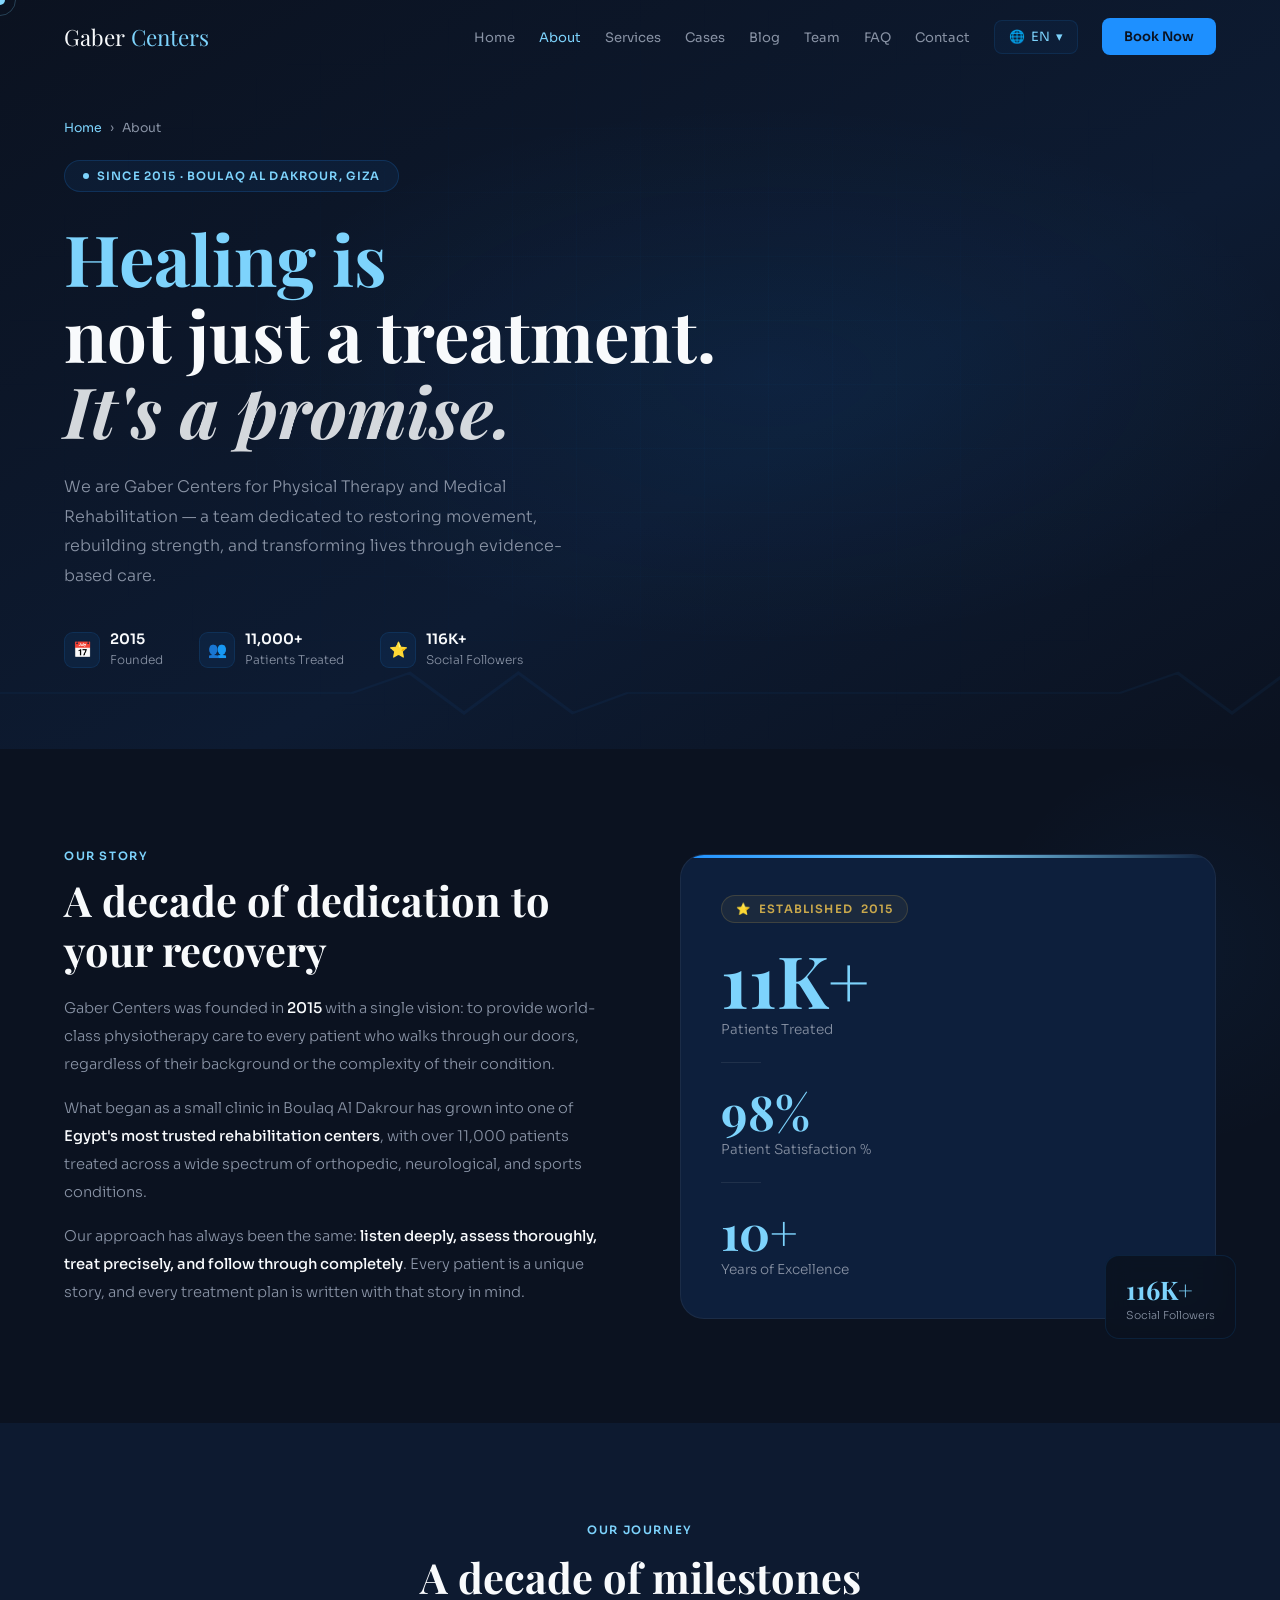
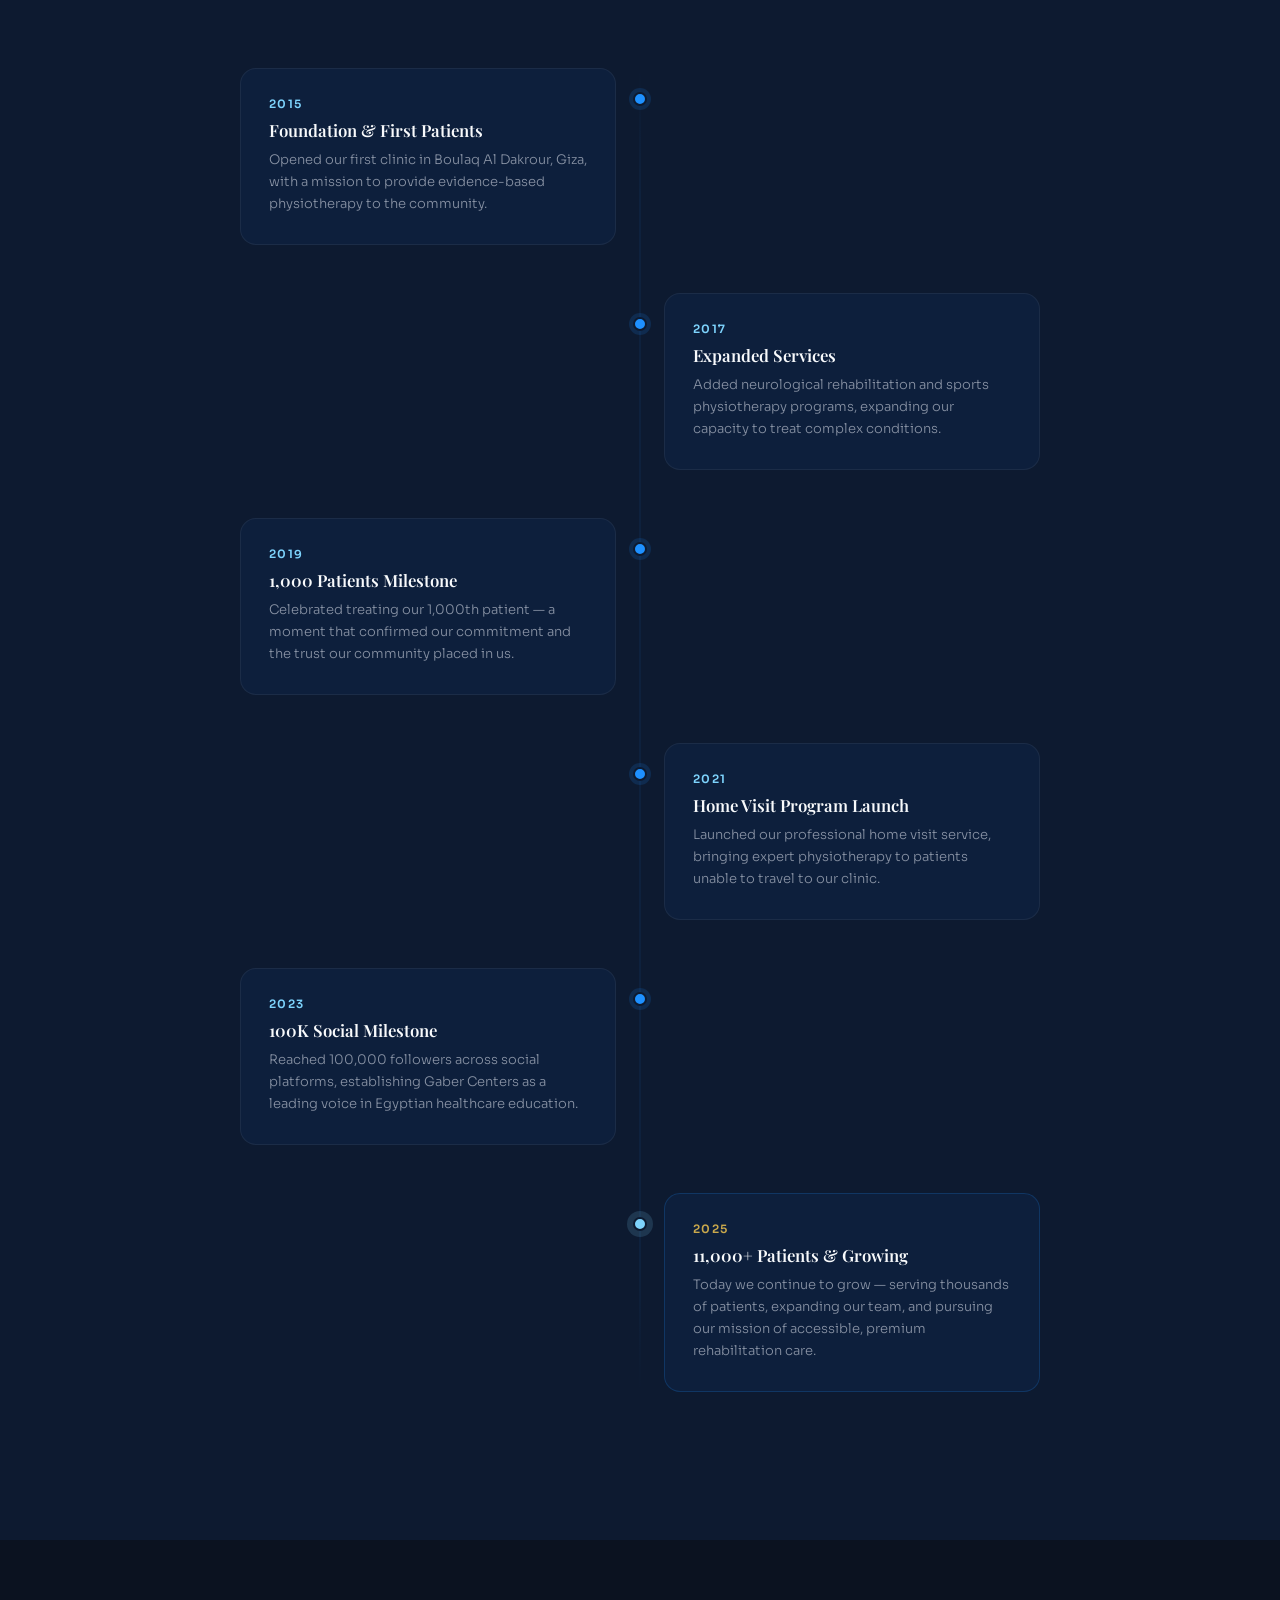
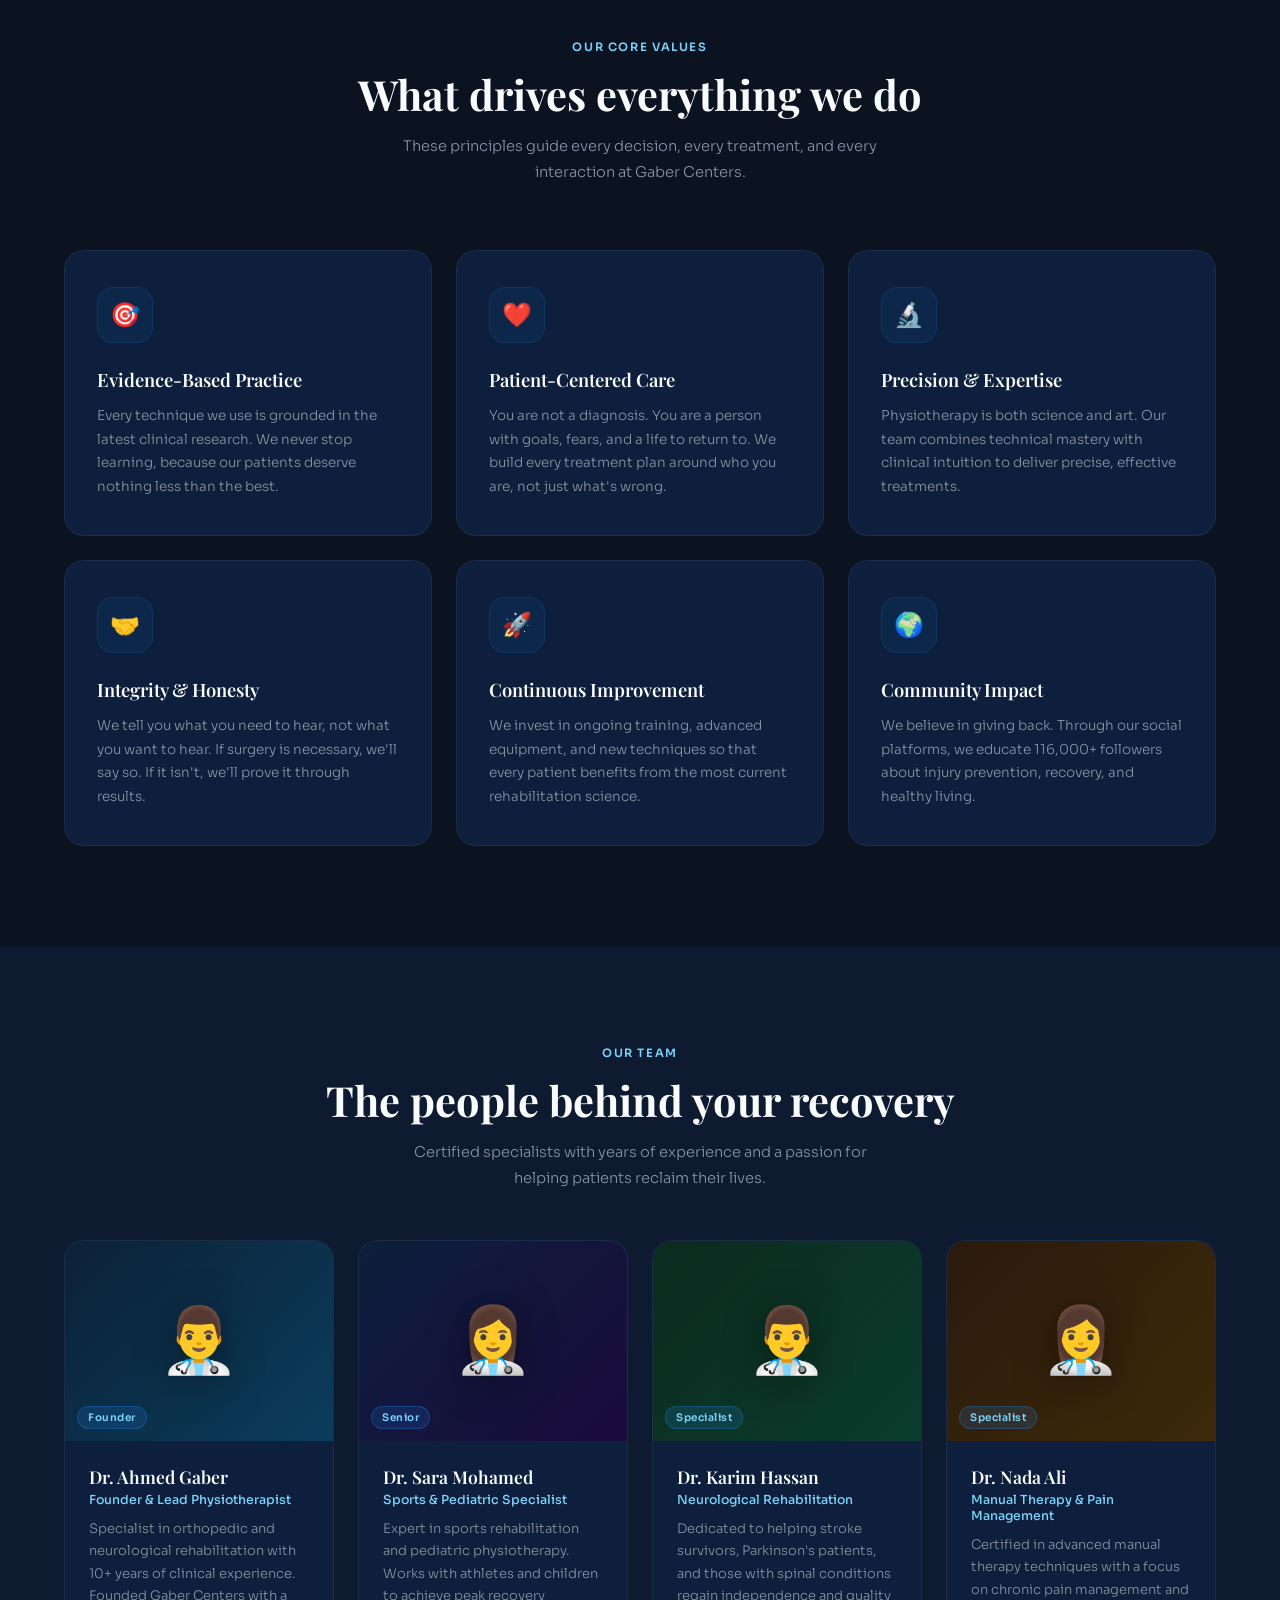
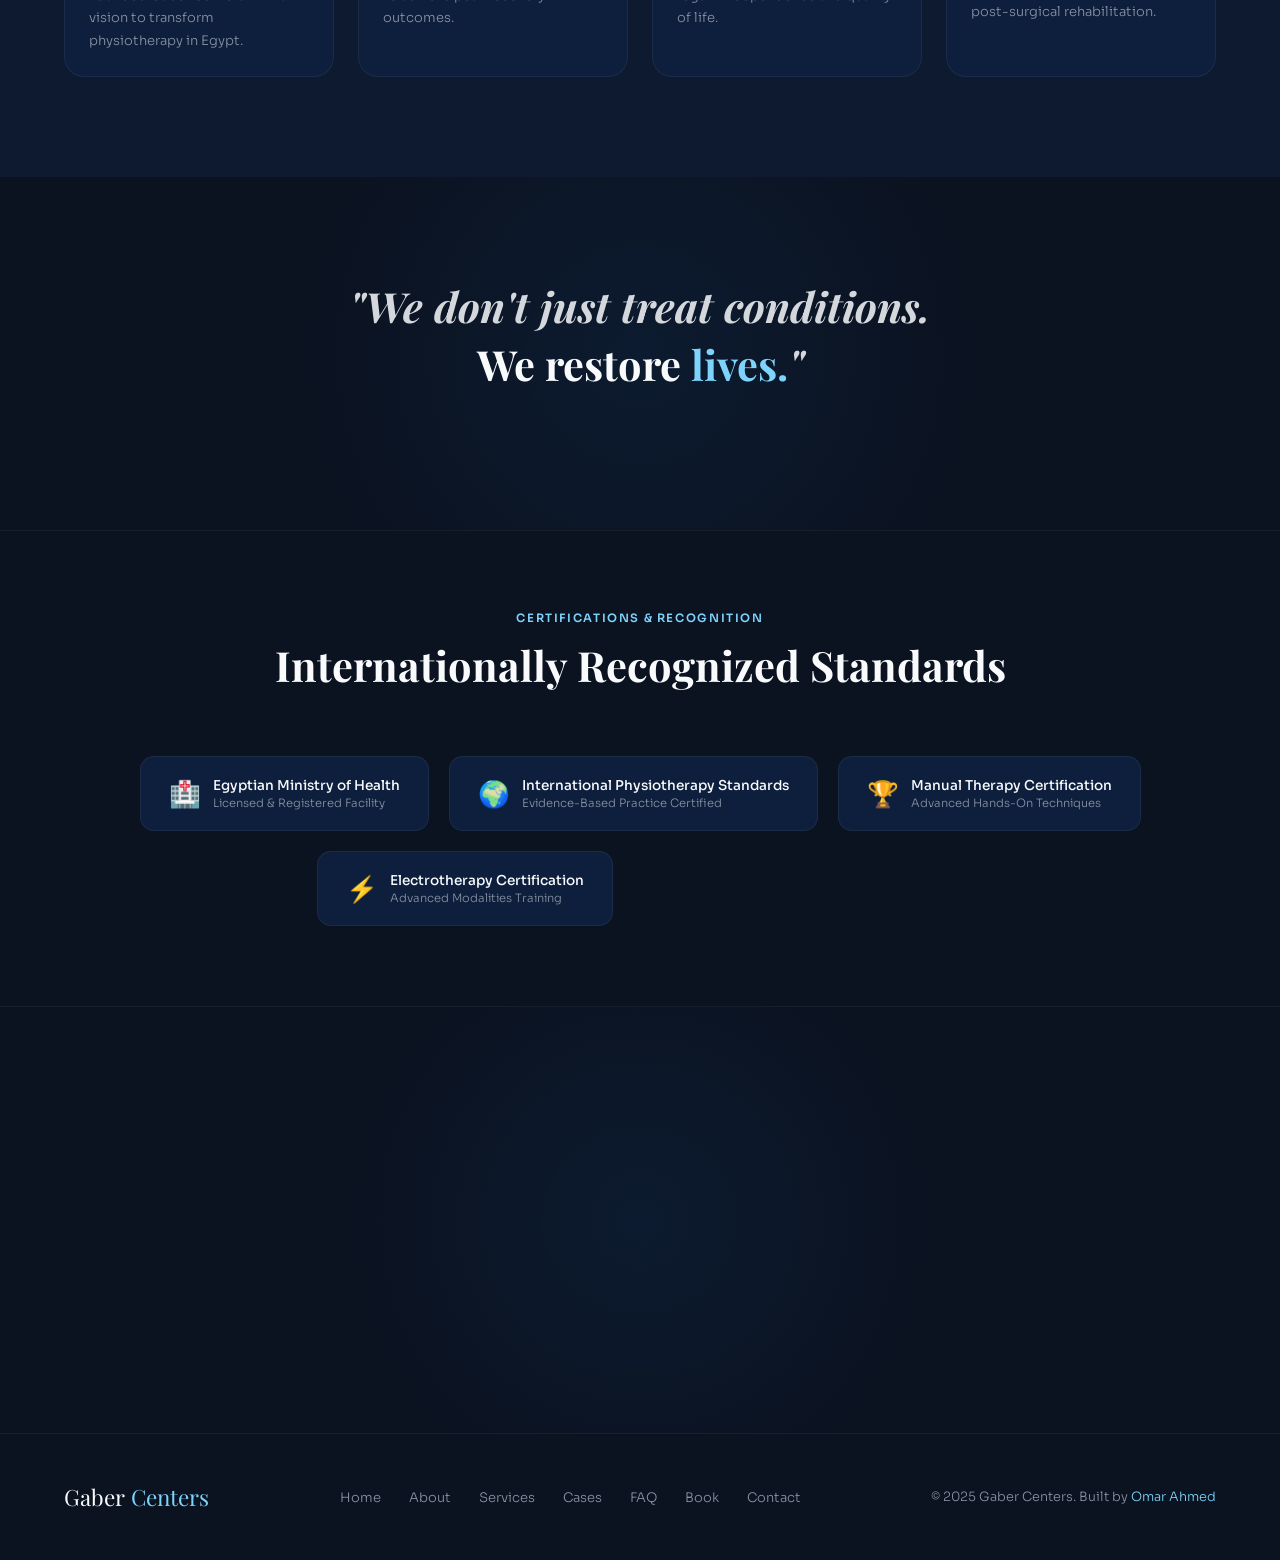
<file: about.html>
<!DOCTYPE html>
<html lang="en" dir="ltr">
<head>
<meta charset="UTF-8">
<meta name="viewport" content="width=device-width, initial-scale=1.0">
<title>About Us | Gaber Centers for Physical Therapy</title>
<link rel="preconnect" href="https://fonts.googleapis.com">
<link href="https://fonts.googleapis.com/css2?family=Sora:wght@200;300;400;600;700;800&family=Playfair+Display:ital,wght@0,600;0,700;1,500&family=Noto+Sans+Arabic:wght@300;400;600;700&family=Noto+Sans+JP:wght@300;400;600&family=Noto+Sans+SC:wght@300;400;600&display=swap" rel="stylesheet">
<style>
:root{
  --navy:#0B1220;--navy2:#0d1a30;--navy3:#0f2040;
  --blue:#1E90FF;--cyan:#7DD3FC;--cyan2:#38bdf8;
  --white:#F8FAFC;--gray:#8892a4;--card:#0d1f3c;
  --gold:#c9a84c;--glass:rgba(30,144,255,0.05);
  --border:rgba(30,144,255,0.12);
}
*{margin:0;padding:0;box-sizing:border-box}
html{scroll-behavior:smooth}
body{font-family:'Sora',sans-serif;background:var(--navy);color:var(--white);overflow-x:hidden;cursor:none}
body[lang="ar"]{font-family:'Noto Sans Arabic','Sora',sans-serif}
body[lang="ja"]{font-family:'Noto Sans JP','Sora',sans-serif}
body[lang="zh"]{font-family:'Noto Sans SC','Sora',sans-serif}

/* CURSOR */
#cursor{position:fixed;width:10px;height:10px;background:var(--cyan);border-radius:50%;pointer-events:none;z-index:9999;transform:translate(-50%,-50%);mix-blend-mode:screen;transition:width .3s,height .3s,opacity .3s}
#cursor-trail{position:fixed;width:32px;height:32px;border:1px solid rgba(125,211,252,.25);border-radius:50%;pointer-events:none;z-index:9998;transform:translate(-50%,-50%);transition:left .14s ease,top .14s ease}

/* NAV */
nav{position:fixed;top:0;width:100%;z-index:500;padding:18px 64px;display:flex;justify-content:space-between;align-items:center;background:rgba(11,18,32,.0);backdrop-filter:blur(0);border-bottom:1px solid transparent;transition:all .5s}
nav.scrolled{background:rgba(11,18,32,.96);backdrop-filter:blur(20px);border-color:var(--border)}
.logo{font-family:'Playfair Display',serif;font-size:1.4rem;color:var(--white);text-decoration:none}
.logo span{color:var(--cyan)}
.nav-right{display:flex;align-items:center;gap:24px}
.nav-links{display:flex;gap:24px;list-style:none}
.nav-links a{color:var(--gray);text-decoration:none;font-size:.82rem;font-weight:400;transition:color .3s}
.nav-links a:hover,.nav-links a.active{color:var(--cyan)}
.lang-wrap{position:relative}
.lang-btn{display:flex;align-items:center;gap:6px;background:var(--glass);border:1px solid var(--border);color:var(--cyan);padding:8px 14px;border-radius:8px;cursor:pointer;font-size:.8rem;font-family:'Sora',sans-serif;transition:all .3s}
.lang-btn:hover{background:rgba(30,144,255,.1)}
.lang-dd{position:absolute;top:calc(100% + 8px);right:0;background:var(--navy2);border:1px solid var(--border);border-radius:14px;padding:8px;min-width:170px;opacity:0;pointer-events:none;transform:translateY(-8px);transition:all .25s;box-shadow:0 24px 48px rgba(0,0,0,.5)}
.lang-dd.open{opacity:1;pointer-events:all;transform:translateY(0)}
.lang-opt{display:flex;align-items:center;gap:10px;padding:10px 14px;border-radius:8px;cursor:pointer;font-size:.83rem;color:var(--white);transition:background .2s}
.lang-opt:hover{background:rgba(30,144,255,.08)}
.lang-opt.active{color:var(--cyan)}
.nav-cta{background:var(--blue);color:var(--navy);padding:10px 22px;border-radius:8px;font-weight:600;font-size:.82rem;text-decoration:none;transition:all .3s}
.nav-cta:hover{background:var(--cyan);transform:translateY(-1px);box-shadow:0 8px 24px rgba(30,144,255,.3)}

/* ── HERO ── */
.about-hero{min-height:80vh;display:flex;align-items:center;position:relative;overflow:hidden;padding:120px 64px 80px}

.hero-bg{position:absolute;inset:0;background:radial-gradient(ellipse 70% 60% at 60% 50%,rgba(30,144,255,.07) 0%,transparent 60%),linear-gradient(150deg,#0B1220 0%,#0d1b32 60%,#0B1220 100%)}
.hero-grid{position:absolute;inset:0;background-image:linear-gradient(rgba(30,144,255,.025) 1px,transparent 1px),linear-gradient(90deg,rgba(30,144,255,.025) 1px,transparent 1px);background-size:64px 64px;mask-image:radial-gradient(ellipse at 50% 50%,black 20%,transparent 75%)}

.particles{position:absolute;inset:0;pointer-events:none}
.p{position:absolute;border-radius:50%;animation:pfloat linear infinite;opacity:0}
@keyframes pfloat{0%{opacity:0;transform:translateY(0)}20%{opacity:.6}80%{opacity:.2}100%{opacity:0;transform:translateY(-120px)}}

.hero-content{position:relative;z-index:10;max-width:680px}
.breadcrumb{font-size:.78rem;color:var(--gray);margin-bottom:24px;display:flex;align-items:center;gap:8px}
.breadcrumb a{color:var(--cyan);text-decoration:none;transition:opacity .3s}
.breadcrumb a:hover{opacity:.7}
.hero-badge{display:inline-flex;align-items:center;gap:8px;background:rgba(30,144,255,.07);border:1px solid rgba(30,144,255,.18);padding:8px 18px;border-radius:100px;font-size:.72rem;color:var(--cyan);letter-spacing:.1em;text-transform:uppercase;margin-bottom:28px;font-weight:600}
.bdot{width:6px;height:6px;background:var(--cyan);border-radius:50%;animation:dotpulse 2s ease-in-out infinite}
@keyframes dotpulse{0%,100%{opacity:1;transform:scale(1)}50%{opacity:.4;transform:scale(1.8)}}

.hero-title{font-family:'Playfair Display',serif;font-size:clamp(2.8rem,5.5vw,5rem);line-height:1.08;font-weight:700;margin-bottom:24px}
.hero-title .ht-cyan{color:var(--cyan)}
.hero-title .ht-italic{font-style:italic;opacity:.85}

.hero-sub{font-size:1rem;color:var(--gray);line-height:1.85;margin-bottom:40px;max-width:520px;font-weight:300}

.hero-meta{display:flex;gap:36px;flex-wrap:wrap}
.meta-item{display:flex;align-items:center;gap:10px}
.meta-icon{width:36px;height:36px;background:rgba(30,144,255,.08);border:1px solid var(--border);border-radius:9px;display:flex;align-items:center;justify-content:center;font-size:.95rem;flex-shrink:0}
.meta-text strong{display:block;font-size:.9rem;font-weight:600}
.meta-text span{font-size:.75rem;color:var(--gray);font-weight:300}

/* ECG */
.ecg-wrap{position:absolute;bottom:32px;left:0;right:0;height:48px;overflow:hidden;opacity:.08;pointer-events:none}
.ecg-svg{position:absolute;top:0;left:0;width:200%;height:100%;animation:ecgScroll 5s linear infinite}
@keyframes ecgScroll{from{transform:translateX(0)}to{transform:translateX(-50%)}}

/* ── STORY ── */
.story-section{padding:100px 64px;position:relative}
.story-section::before{content:'';position:absolute;right:-100px;top:0;width:400px;height:400px;background:radial-gradient(circle,rgba(30,144,255,.05) 0%,transparent 70%);border-radius:50%}

.story-grid{display:grid;grid-template-columns:1fr 1fr;gap:80px;align-items:center}

.story-tag{font-size:.72rem;color:var(--cyan);letter-spacing:.14em;text-transform:uppercase;font-weight:600;margin-bottom:12px}
.story-title{font-family:'Playfair Display',serif;font-size:clamp(1.8rem,3.5vw,2.6rem);font-weight:700;line-height:1.2;margin-bottom:20px}
.story-body{color:var(--gray);font-size:.92rem;line-height:1.9;font-weight:300}
.story-body p{margin-bottom:16px}
.story-body strong{color:var(--white);font-weight:500}

.story-visual{position:relative}
.story-card{background:var(--card);border:1px solid rgba(248,250,252,.06);border-radius:24px;padding:40px;position:relative;overflow:hidden}
.story-card::before{content:'';position:absolute;top:0;left:0;right:0;height:3px;background:linear-gradient(90deg,var(--blue),var(--cyan),transparent)}
.year-badge{display:inline-flex;align-items:center;gap:8px;background:rgba(201,168,76,.08);border:1px solid rgba(201,168,76,.2);color:var(--gold);font-size:.72rem;letter-spacing:.1em;text-transform:uppercase;padding:6px 14px;border-radius:100px;margin-bottom:20px;font-weight:600}
.big-stat{font-family:'Playfair Display',serif;font-size:4.5rem;font-weight:700;color:var(--cyan);line-height:1}
.big-label{color:var(--gray);font-size:.85rem;margin-top:6px;font-weight:300}
.story-divider{width:40px;height:1px;background:rgba(248,250,252,.08);margin:24px 0}

.floating-badge{position:absolute;bottom:-20px;right:-20px;background:rgba(11,18,32,.9);border:1px solid var(--border);border-radius:14px;padding:16px 20px;backdrop-filter:blur(12px)}
.fb-num{font-family:'Playfair Display',serif;font-size:1.6rem;font-weight:700;color:var(--cyan)}
.fb-label{font-size:.68rem;color:var(--gray);margin-top:2px;font-weight:300}

/* ── TIMELINE ── */
.timeline-section{padding:100px 64px;background:var(--navy2);position:relative;overflow:hidden}
.tl-header{text-align:center;margin-bottom:64px}
.tl-tag{font-size:.72rem;color:var(--cyan);letter-spacing:.14em;text-transform:uppercase;font-weight:600;margin-bottom:12px}
.tl-title{font-family:'Playfair Display',serif;font-size:clamp(1.8rem,3.5vw,2.6rem);font-weight:700}

.timeline{position:relative;max-width:800px;margin:0 auto}
.timeline::before{content:'';position:absolute;left:50%;transform:translateX(-50%);top:0;bottom:0;width:1px;background:linear-gradient(to bottom,transparent,var(--border) 10%,var(--border) 90%,transparent)}

.tl-item{display:grid;grid-template-columns:1fr 1fr;gap:48px;margin-bottom:48px;position:relative}
.tl-item:nth-child(even) .tl-content{grid-column:2;grid-row:1}
.tl-item:nth-child(even) .tl-spacer{grid-column:1;grid-row:1}

.tl-dot{position:absolute;left:50%;transform:translateX(-50%);top:24px;width:14px;height:14px;background:var(--blue);border:2px solid var(--navy2);border-radius:50%;box-shadow:0 0 0 4px rgba(30,144,255,.15);z-index:1}
.tl-item.active .tl-dot{background:var(--cyan);box-shadow:0 0 0 6px rgba(125,211,252,.15);animation:tdotpulse 2s ease-in-out infinite}
@keyframes tdotpulse{0%,100%{box-shadow:0 0 0 6px rgba(125,211,252,.15)}50%{box-shadow:0 0 0 12px rgba(125,211,252,.05)}}

.tl-content{background:var(--card);border:1px solid rgba(248,250,252,.06);border-radius:16px;padding:28px;transition:all .4s}
.tl-content:hover{border-color:rgba(30,144,255,.2);transform:translateY(-4px);box-shadow:0 20px 40px rgba(0,0,0,.3)}
.tl-year{font-size:.72rem;color:var(--cyan);letter-spacing:.12em;font-weight:600;margin-bottom:8px}
.tl-event{font-family:'Playfair Display',serif;font-size:1.05rem;font-weight:600;margin-bottom:8px}
.tl-desc{color:var(--gray);font-size:.82rem;line-height:1.7;font-weight:300}

/* ── VALUES ── */
.values-section{padding:100px 64px}
.sec-center{text-align:center;margin-bottom:64px}
.sec-tag{font-size:.72rem;color:var(--cyan);letter-spacing:.14em;text-transform:uppercase;font-weight:600;margin-bottom:12px}
.sec-title{font-family:'Playfair Display',serif;font-size:clamp(1.8rem,3.5vw,2.6rem);font-weight:700;margin-bottom:12px}
.sec-sub{color:var(--gray);font-size:.92rem;max-width:480px;margin:0 auto;line-height:1.8;font-weight:300}

.values-grid{display:grid;grid-template-columns:repeat(3,1fr);gap:24px}
.val-card{background:var(--card);border:1px solid rgba(248,250,252,.06);border-radius:20px;padding:36px 32px;transition:all .4s;position:relative;overflow:hidden;cursor:none}
.val-card::after{content:'';position:absolute;inset:0;background:radial-gradient(circle at 50% 0%,rgba(30,144,255,.06),transparent 60%);opacity:0;transition:opacity .4s}
.val-card:hover{border-color:rgba(30,144,255,.22);transform:translateY(-8px);box-shadow:0 32px 64px rgba(0,0,0,.4)}
.val-card:hover::after{opacity:1}
.val-icon{width:56px;height:56px;background:rgba(30,144,255,.08);border:1px solid rgba(30,144,255,.12);border-radius:16px;display:flex;align-items:center;justify-content:center;font-size:1.5rem;margin-bottom:24px;transition:all .3s}
.val-card:hover .val-icon{background:rgba(30,144,255,.15);transform:scale(1.05)}
.val-title{font-family:'Playfair Display',serif;font-size:1.15rem;font-weight:600;margin-bottom:12px}
.val-desc{color:var(--gray);font-size:.85rem;line-height:1.75;font-weight:300}

/* ── TEAM ── */
.team-section{padding:100px 64px;background:var(--navy2);position:relative}
.team-grid{display:grid;grid-template-columns:repeat(auto-fit,minmax(240px,1fr));gap:24px;margin-top:0}

.team-card{background:var(--card);border:1px solid rgba(248,250,252,.06);border-radius:20px;overflow:hidden;transition:all .4s;cursor:none}
.team-card:hover{border-color:rgba(30,144,255,.2);transform:translateY(-6px);box-shadow:0 24px 48px rgba(0,0,0,.4)}

.team-avatar{height:200px;display:flex;align-items:center;justify-content:center;position:relative;overflow:hidden}
.team-avatar-bg{position:absolute;inset:0;transition:transform .6s}
.team-card:hover .team-avatar-bg{transform:scale(1.05)}
.team-emoji{font-size:4rem;position:relative;z-index:1;filter:drop-shadow(0 4px 20px rgba(0,0,0,.4))}
.team-role-tag{position:absolute;bottom:12px;left:12px;background:rgba(30,144,255,.15);border:1px solid rgba(30,144,255,.25);color:var(--cyan);font-size:.65rem;padding:4px 10px;border-radius:100px;letter-spacing:.05em;font-weight:600;z-index:2}

.team-body{padding:24px}
.team-name{font-family:'Playfair Display',serif;font-size:1.1rem;font-weight:600;margin-bottom:4px}
.team-role{font-size:.78rem;color:var(--cyan);font-weight:500;margin-bottom:10px}
.team-bio{font-size:.82rem;color:var(--gray);line-height:1.7;font-weight:300}

/* ── MISSION BANNER ── */
.mission-banner{padding:100px 64px;position:relative;overflow:hidden;text-align:center}
.mission-banner::before{content:'';position:absolute;top:50%;left:50%;transform:translate(-50%,-50%);width:700px;height:700px;background:radial-gradient(circle,rgba(30,144,255,.07) 0%,transparent 70%);border-radius:50%}
.mission-quote{font-family:'Playfair Display',serif;font-size:clamp(1.5rem,3.5vw,2.6rem);font-weight:700;line-height:1.4;max-width:800px;margin:0 auto 20px;position:relative;z-index:1}
.mission-quote .q-cyan{color:var(--cyan)}
.mission-quote .q-italic{font-style:italic;opacity:.85}
.mission-source{color:var(--gray);font-size:.85rem;font-weight:300;position:relative;z-index:1}

/* ── CERTIFICATIONS ── */
.certs-section{padding:80px 64px;border-top:1px solid rgba(248,250,252,.05);border-bottom:1px solid rgba(248,250,252,.05)}
.certs-grid{display:flex;gap:20px;flex-wrap:wrap;justify-content:center;margin-top:48px}
.cert-item{background:var(--card);border:1px solid rgba(248,250,252,.06);border-radius:14px;padding:20px 28px;display:flex;align-items:center;gap:12px;transition:all .3s}
.cert-item:hover{border-color:rgba(30,144,255,.2);transform:translateY(-3px)}
.cert-icon{font-size:1.6rem}
.cert-name{font-size:.85rem;font-weight:500}
.cert-body{font-size:.72rem;color:var(--gray);margin-top:2px;font-weight:300}

/* ── CTA ── */
.cta-section{padding:100px 64px;text-align:center;position:relative;overflow:hidden}
.cta-section::before{content:'';position:absolute;top:50%;left:50%;transform:translate(-50%,-50%);width:600px;height:600px;background:radial-gradient(circle,rgba(30,144,255,.07) 0%,transparent 70%);border-radius:50%}
.cta-section h2{font-family:'Playfair Display',serif;font-size:clamp(2rem,4vw,3rem);margin-bottom:16px;position:relative;z-index:1}
.cta-section p{color:var(--gray);max-width:440px;margin:0 auto 40px;line-height:1.8;font-weight:300;position:relative;z-index:1}
.cta-btns{display:flex;gap:14px;justify-content:center;flex-wrap:wrap;position:relative;z-index:1}
.btn-p{background:var(--blue);color:var(--navy);padding:14px 32px;border-radius:10px;font-weight:700;font-size:.9rem;text-decoration:none;transition:all .35s;display:inline-flex;align-items:center;gap:8px;box-shadow:0 0 32px rgba(30,144,255,.2)}
.btn-p:hover{background:var(--cyan);transform:translateY(-3px);box-shadow:0 16px 40px rgba(30,144,255,.35)}
.btn-s{border:1px solid rgba(248,250,252,.12);color:var(--white);padding:14px 32px;border-radius:10px;font-weight:400;font-size:.9rem;text-decoration:none;transition:all .35s;background:rgba(248,250,252,.02)}
.btn-s:hover{border-color:var(--cyan);color:var(--cyan);transform:translateY(-3px)}

/* FOOTER */
footer{padding:48px 64px;border-top:1px solid rgba(248,250,252,.06);display:flex;justify-content:space-between;align-items:center;flex-wrap:wrap;gap:20px}
.footer-links{display:flex;gap:28px;list-style:none}
.footer-links a{color:var(--gray);text-decoration:none;font-size:.82rem;transition:color .3s;font-weight:300}
.footer-links a:hover{color:var(--cyan)}
.footer-copy{color:var(--gray);font-size:.8rem;font-weight:300}
.footer-copy span{color:var(--cyan)}

/* REVEAL */
.reveal{opacity:0;transform:translateY(32px);transition:all .8s cubic-bezier(.25,.46,.45,.94)}
.reveal.visible{opacity:1;transform:translateY(0)}
.reveal-left{opacity:0;transform:translateX(-32px);transition:all .8s cubic-bezier(.25,.46,.45,.94)}
.reveal-left.visible{opacity:1;transform:translateX(0)}
.reveal-right{opacity:0;transform:translateX(32px);transition:all .8s cubic-bezier(.25,.46,.45,.94)}
.reveal-right.visible{opacity:1;transform:translateX(0)}

[dir="rtl"] .lang-dd{right:auto;left:0}
[dir="rtl"] .breadcrumb{flex-direction:row-reverse}
[dir="rtl"] .floating-badge{right:auto;left:-20px}
[dir="rtl"] .timeline::before{left:auto;right:50%}
[dir="rtl"] .tl-dot{left:auto;right:50%}

@media(max-width:900px){
  .story-grid,.values-grid{grid-template-columns:1fr}
  .timeline::before{left:24px;transform:none}
  .tl-item{grid-template-columns:1fr;padding-left:52px}
  .tl-item:nth-child(even) .tl-content,.tl-item:nth-child(even) .tl-spacer{grid-column:1;grid-row:auto}
  .tl-dot{left:17px;transform:none}
  .tl-spacer{display:none}
}
@media(max-width:768px){
  nav{padding:16px 24px}
  .nav-links{display:none}
  .about-hero,.story-section,.timeline-section,.values-section,.team-section,.mission-banner,.certs-section,.cta-section{padding-left:24px;padding-right:24px}
  .values-grid{grid-template-columns:1fr}
  footer{padding:32px 24px;flex-direction:column;text-align:center}
  body{cursor:auto}
  #cursor,#cursor-trail{display:none}
}
</style>
</head>
<body lang="en">

<div id="cursor"></div>
<div id="cursor-trail"></div>

<!-- NAV -->
<nav id="nav">
  <a href="index.html" class="logo">Gaber <span>Centers</span></a>
  <div class="nav-right">
    <ul class="nav-links">
      <li><a href="index.html" data-i18n="nav_home">Home</a></li>
      <li><a href="about.html" class="active" data-i18n="nav_about">About</a></li>
      <li><a href="services.html" data-i18n="nav_services">Services</a></li>
      <li><a href="cases.html" data-i18n="nav_cases">Cases</a></li>
      <li><a href="blog.html" data-i18n="nav_blog">Blog</a></li>
      <li><a href="team.html" data-i18n="nav_team">Team</a></li>
      <li><a href="faq.html">FAQ</a></li>
      <li><a href="contact.html" data-i18n="nav_contact">Contact</a></li>
    </ul>
    <div class="lang-wrap">
      <button class="lang-btn" onclick="toggleDD()">🌐 <span id="curLang">EN</span> ▾</button>
      <div class="lang-dd" id="langDD">
        <div class="lang-opt active" onclick="setLang('en',this)">🇬🇧 English</div>
        <div class="lang-opt" onclick="setLang('ar',this)">🇪🇬 العربية</div>
        <div class="lang-opt" onclick="setLang('fr',this)">🇫🇷 Français</div>
        <div class="lang-opt" onclick="setLang('de',this)">🇩🇪 Deutsch</div>
        <div class="lang-opt" onclick="setLang('zh',this)">🇨🇳 中文</div>
        <div class="lang-opt" onclick="setLang('ja',this)">🇯🇵 日本語</div>
      </div>
    </div>
    <a href="appointment.html" class="nav-cta" data-i18n="nav_book">Book Now</a>
  </div>
</nav>

<!-- HERO -->
<section class="about-hero">
  <div class="hero-bg"></div>
  <div class="hero-grid"></div>
  <div class="particles" id="particles"></div>
  <div class="ecg-wrap">
    <svg class="ecg-svg" viewBox="0 0 800 48" preserveAspectRatio="none">
      <polyline points="0,24 80,24 110,24 128,4 145,44 162,4 179,44 196,24 220,24 320,24 350,24 368,4 385,44 402,4 419,44 436,24 460,24 560,24 590,24 608,4 625,44 642,4 659,44 676,24 700,24 800,24" fill="none" stroke="#1E90FF" stroke-width="1.5" opacity=".7"/>
    </svg>
  </div>

  <div class="hero-content">
    <div class="breadcrumb">
      <a href="index.html" data-i18n="nav_home">Home</a>
      <span>›</span>
      <span data-i18n="nav_about">About</span>
    </div>
    <div class="hero-badge"><span class="bdot"></span><span data-i18n="hero_badge">Since 2015 · Boulaq Al Dakrour, Giza</span></div>
    <h1 class="hero-title">
      <span class="ht-cyan" data-i18n="ht1">Healing is</span><br>
      <span data-i18n="ht2">not just a treatment.</span><br>
      <span class="ht-italic" data-i18n="ht3">It's a promise.</span>
    </h1>
    <p class="hero-sub" data-i18n="hero_sub">We are Gaber Centers for Physical Therapy and Medical Rehabilitation — a team dedicated to restoring movement, rebuilding strength, and transforming lives through evidence-based care.</p>
    <div class="hero-meta">
      <div class="meta-item">
        <div class="meta-icon">📅</div>
        <div class="meta-text"><strong data-i18n="meta1v">2015</strong><span data-i18n="meta1l">Founded</span></div>
      </div>
      <div class="meta-item">
        <div class="meta-icon">👥</div>
        <div class="meta-text"><strong>11,000+</strong><span data-i18n="meta2l">Patients Treated</span></div>
      </div>
      <div class="meta-item">
        <div class="meta-icon">⭐</div>
        <div class="meta-text"><strong>116K+</strong><span data-i18n="meta3l">Social Followers</span></div>
      </div>
    </div>
  </div>
</section>

<!-- STORY -->
<section class="story-section">
  <div class="story-grid">
    <div class="reveal-left">
      <div class="story-tag" data-i18n="story_tag">Our Story</div>
      <h2 class="story-title" data-i18n="story_title">A decade of dedication to your recovery</h2>
      <div class="story-body">
        <p data-i18n="story_p1">Gaber Centers was founded in <strong>2015</strong> with a single vision: to provide world-class physiotherapy care to every patient who walks through our doors, regardless of their background or the complexity of their condition.</p>
        <p data-i18n="story_p2">What began as a small clinic in Boulaq Al Dakrour has grown into one of <strong>Egypt's most trusted rehabilitation centers</strong>, with over 11,000 patients treated across a wide spectrum of orthopedic, neurological, and sports conditions.</p>
        <p data-i18n="story_p3">Our approach has always been the same: <strong>listen deeply, assess thoroughly, treat precisely, and follow through completely</strong>. Every patient is a unique story, and every treatment plan is written with that story in mind.</p>
      </div>
    </div>
    <div class="story-visual reveal-right">
      <div class="story-card">
        <div class="year-badge">⭐ <span data-i18n="established">Established</span> 2015</div>
        <div class="big-stat" data-counter="11000" id="storyStat">0</div>
        <div class="big-label" data-i18n="patients_treated">Patients Treated</div>
        <div class="story-divider"></div>
        <div class="big-stat" style="font-size:3rem" data-counter="98" id="storyStat2">0</div>
        <div class="big-label" data-i18n="satisfaction">Patient Satisfaction %</div>
        <div class="story-divider"></div>
        <div class="big-stat" style="font-size:3rem" data-counter="10" id="storyStat3">0</div>
        <div class="big-label" data-i18n="years_exp">Years of Excellence</div>
      </div>
      <div class="floating-badge">
        <div class="fb-num">116K+</div>
        <div class="fb-label" data-i18n="followers">Social Followers</div>
      </div>
    </div>
  </div>
</section>

<!-- TIMELINE -->
<section class="timeline-section">
  <div class="tl-header">
    <div class="tl-tag" data-i18n="tl_tag">Our Journey</div>
    <h2 class="tl-title reveal" data-i18n="tl_title">A decade of milestones</h2>
  </div>
  <div class="timeline">
    <div class="tl-item reveal">
      <div class="tl-content">
        <div class="tl-year">2015</div>
        <div class="tl-event" data-i18n="tl1e">Foundation & First Patients</div>
        <div class="tl-desc" data-i18n="tl1d">Opened our first clinic in Boulaq Al Dakrour, Giza, with a mission to provide evidence-based physiotherapy to the community.</div>
      </div>
      <div class="tl-spacer"></div>
      <div class="tl-dot"></div>
    </div>
    <div class="tl-item reveal">
      <div class="tl-spacer"></div>
      <div class="tl-content">
        <div class="tl-year">2017</div>
        <div class="tl-event" data-i18n="tl2e">Expanded Services</div>
        <div class="tl-desc" data-i18n="tl2d">Added neurological rehabilitation and sports physiotherapy programs, expanding our capacity to treat complex conditions.</div>
      </div>
      <div class="tl-dot"></div>
    </div>
    <div class="tl-item reveal">
      <div class="tl-content">
        <div class="tl-year">2019</div>
        <div class="tl-event" data-i18n="tl3e">1,000 Patients Milestone</div>
        <div class="tl-desc" data-i18n="tl3d">Celebrated treating our 1,000th patient — a moment that confirmed our commitment and the trust our community placed in us.</div>
      </div>
      <div class="tl-spacer"></div>
      <div class="tl-dot"></div>
    </div>
    <div class="tl-item reveal">
      <div class="tl-spacer"></div>
      <div class="tl-content">
        <div class="tl-year">2021</div>
        <div class="tl-event" data-i18n="tl4e">Home Visit Program Launch</div>
        <div class="tl-desc" data-i18n="tl4d">Launched our professional home visit service, bringing expert physiotherapy to patients unable to travel to our clinic.</div>
      </div>
      <div class="tl-dot"></div>
    </div>
    <div class="tl-item reveal">
      <div class="tl-content">
        <div class="tl-year">2023</div>
        <div class="tl-event" data-i18n="tl5e">100K Social Milestone</div>
        <div class="tl-desc" data-i18n="tl5d">Reached 100,000 followers across social platforms, establishing Gaber Centers as a leading voice in Egyptian healthcare education.</div>
      </div>
      <div class="tl-spacer"></div>
      <div class="tl-dot"></div>
    </div>
    <div class="tl-item active reveal">
      <div class="tl-spacer"></div>
      <div class="tl-content" style="border-color:rgba(30,144,255,.2)">
        <div class="tl-year" style="color:var(--gold)">2025</div>
        <div class="tl-event" data-i18n="tl6e">11,000+ Patients & Growing</div>
        <div class="tl-desc" data-i18n="tl6d">Today we continue to grow — serving thousands of patients, expanding our team, and pursuing our mission of accessible, premium rehabilitation care.</div>
      </div>
      <div class="tl-dot"></div>
    </div>
  </div>
</section>

<!-- VALUES -->
<section class="values-section">
  <div class="sec-center">
    <div class="sec-tag" data-i18n="val_tag">Our Core Values</div>
    <h2 class="sec-title reveal" data-i18n="val_title">What drives everything we do</h2>
    <p class="sec-sub reveal" data-i18n="val_sub">These principles guide every decision, every treatment, and every interaction at Gaber Centers.</p>
  </div>
  <div class="values-grid">
    <div class="val-card reveal">
      <div class="val-icon">🎯</div>
      <div class="val-title" data-i18n="v1t">Evidence-Based Practice</div>
      <p class="val-desc" data-i18n="v1d">Every technique we use is grounded in the latest clinical research. We never stop learning, because our patients deserve nothing less than the best.</p>
    </div>
    <div class="val-card reveal">
      <div class="val-icon">❤️</div>
      <div class="val-title" data-i18n="v2t">Patient-Centered Care</div>
      <p class="val-desc" data-i18n="v2d">You are not a diagnosis. You are a person with goals, fears, and a life to return to. We build every treatment plan around who you are, not just what's wrong.</p>
    </div>
    <div class="val-card reveal">
      <div class="val-icon">🔬</div>
      <div class="val-title" data-i18n="v3t">Precision & Expertise</div>
      <p class="val-desc" data-i18n="v3d">Physiotherapy is both science and art. Our team combines technical mastery with clinical intuition to deliver precise, effective treatments.</p>
    </div>
    <div class="val-card reveal">
      <div class="val-icon">🤝</div>
      <div class="val-title" data-i18n="v4t">Integrity & Honesty</div>
      <p class="val-desc" data-i18n="v4d">We tell you what you need to hear, not what you want to hear. If surgery is necessary, we'll say so. If it isn't, we'll prove it through results.</p>
    </div>
    <div class="val-card reveal">
      <div class="val-icon">🚀</div>
      <div class="val-title" data-i18n="v5t">Continuous Improvement</div>
      <p class="val-desc" data-i18n="v5d">We invest in ongoing training, advanced equipment, and new techniques so that every patient benefits from the most current rehabilitation science.</p>
    </div>
    <div class="val-card reveal">
      <div class="val-icon">🌍</div>
      <div class="val-title" data-i18n="v6t">Community Impact</div>
      <p class="val-desc" data-i18n="v6d">We believe in giving back. Through our social platforms, we educate 116,000+ followers about injury prevention, recovery, and healthy living.</p>
    </div>
  </div>
</section>

<!-- TEAM -->
<section class="team-section">
  <div class="sec-center" style="margin-bottom:48px">
    <div class="sec-tag" data-i18n="team_tag">Our Team</div>
    <h2 class="sec-title reveal" data-i18n="team_title">The people behind your recovery</h2>
    <p class="sec-sub reveal" data-i18n="team_sub">Certified specialists with years of experience and a passion for helping patients reclaim their lives.</p>
  </div>
  <div class="team-grid">
    <div class="team-card reveal">
      <div class="team-avatar">
        <div class="team-avatar-bg" style="background:linear-gradient(135deg,#0d2137 0%,#0a3d5c 100%)"></div>
        <div class="team-emoji">👨‍⚕️</div>
        <div class="team-role-tag" data-i18n="founder_tag">Founder</div>
      </div>
      <div class="team-body">
        <div class="team-name" data-i18n="t1_name">Dr. Ahmed Gaber</div>
        <div class="team-role" data-i18n="t1_role">Founder & Lead Physiotherapist</div>
        <div class="team-bio" data-i18n="t1_bio">Specialist in orthopedic and neurological rehabilitation with 10+ years of clinical experience. Founded Gaber Centers with a vision to transform physiotherapy in Egypt.</div>
      </div>
    </div>
    <div class="team-card reveal">
      <div class="team-avatar">
        <div class="team-avatar-bg" style="background:linear-gradient(135deg,#0d1f3c 0%,#1a0a3d 100%)"></div>
        <div class="team-emoji">👩‍⚕️</div>
        <div class="team-role-tag" data-i18n="senior_tag">Senior</div>
      </div>
      <div class="team-body">
        <div class="team-name" data-i18n="t2_name">Dr. Sara Mohamed</div>
        <div class="team-role" data-i18n="t2_role">Sports & Pediatric Specialist</div>
        <div class="team-bio" data-i18n="t2_bio">Expert in sports rehabilitation and pediatric physiotherapy. Works with athletes and children to achieve peak recovery outcomes.</div>
      </div>
    </div>
    <div class="team-card reveal">
      <div class="team-avatar">
        <div class="team-avatar-bg" style="background:linear-gradient(135deg,#0d2a1f 0%,#0a3d2c 100%)"></div>
        <div class="team-emoji">👨‍⚕️</div>
        <div class="team-role-tag" data-i18n="specialist_tag">Specialist</div>
      </div>
      <div class="team-body">
        <div class="team-name" data-i18n="t3_name">Dr. Karim Hassan</div>
        <div class="team-role" data-i18n="t3_role">Neurological Rehabilitation</div>
        <div class="team-bio" data-i18n="t3_bio">Dedicated to helping stroke survivors, Parkinson's patients, and those with spinal conditions regain independence and quality of life.</div>
      </div>
    </div>
    <div class="team-card reveal">
      <div class="team-avatar">
        <div class="team-avatar-bg" style="background:linear-gradient(135deg,#2a1a0d 0%,#3d2a0a 100%)"></div>
        <div class="team-emoji">👩‍⚕️</div>
        <div class="team-role-tag" data-i18n="specialist_tag">Specialist</div>
      </div>
      <div class="team-body">
        <div class="team-name" data-i18n="t4_name">Dr. Nada Ali</div>
        <div class="team-role" data-i18n="t4_role">Manual Therapy & Pain Management</div>
        <div class="team-bio" data-i18n="t4_bio">Certified in advanced manual therapy techniques with a focus on chronic pain management and post-surgical rehabilitation.</div>
      </div>
    </div>
  </div>
</section>

<!-- MISSION BANNER -->
<section class="mission-banner">
  <div class="mission-quote reveal">
    <span class="q-italic" data-i18n="mission_q1">"We don't just treat conditions.</span><br>
    <span data-i18n="mission_q2">We restore</span>
    <span class="q-cyan" data-i18n="mission_q3"> lives.</span><span class="q-italic">"</span>
  </div>
  <div class="mission-source reveal" data-i18n="mission_src">— The Gaber Centers Philosophy</div>
</section>

<!-- CERTIFICATIONS -->
<section class="certs-section">
  <div class="sec-center">
    <div class="sec-tag" data-i18n="cert_tag">Certifications & Recognition</div>
    <h2 class="sec-title reveal" data-i18n="cert_title">Internationally Recognized Standards</h2>
  </div>
  <div class="certs-grid">
    <div class="cert-item reveal">
      <span class="cert-icon">🏥</span>
      <div><div class="cert-name" data-i18n="c1n">Egyptian Ministry of Health</div><div class="cert-body" data-i18n="c1b">Licensed & Registered Facility</div></div>
    </div>
    <div class="cert-item reveal">
      <span class="cert-icon">🌍</span>
      <div><div class="cert-name" data-i18n="c2n">International Physiotherapy Standards</div><div class="cert-body" data-i18n="c2b">Evidence-Based Practice Certified</div></div>
    </div>
    <div class="cert-item reveal">
      <span class="cert-icon">🏆</span>
      <div><div class="cert-name" data-i18n="c3n">Manual Therapy Certification</div><div class="cert-body" data-i18n="c3b">Advanced Hands-On Techniques</div></div>
    </div>
    <div class="cert-item reveal">
      <span class="cert-icon">⚡</span>
      <div><div class="cert-name" data-i18n="c4n">Electrotherapy Certification</div><div class="cert-body" data-i18n="c4b">Advanced Modalities Training</div></div>
    </div>
    <div class="cert-item reveal">
      <span class="cert-icon">🧠</span>
      <div><div class="cert-name" data-i18n="c5n">Neurological Rehab Certification</div><div class="cert-body" data-i18n="c5b">Bobath & PNF Techniques</div></div>
    </div>
  </div>
</section>

<!-- CTA -->
<section class="cta-section">
  <h2 class="reveal" data-i18n="cta_title">Ready to <span style="color:var(--cyan)">experience</span> the difference?</h2>
  <p class="reveal" data-i18n="cta_sub">Join 11,000+ patients who chose Gaber Centers for their recovery journey.</p>
  <div class="cta-btns">
    <a href="appointment.html" class="btn-p reveal">
      <span data-i18n="nav_book">Book Now</span>
      <svg width="16" height="16" viewBox="0 0 24 24" fill="none" stroke="currentColor" stroke-width="2.5"><path d="M5 12h14M12 5l7 7-7 7"/></svg>
    </a>
    <a href="contact.html" class="btn-s reveal" data-i18n="nav_contact">Contact Us</a>
    <a href="cases.html" class="btn-s reveal" data-i18n="nav_cases">View Cases</a>
  </div>
</section>

<!-- FOOTER -->
<footer>
  <a href="index.html" class="logo">Gaber <span>Centers</span></a>
  <ul class="footer-links">
    <li><a href="index.html" data-i18n="nav_home">Home</a></li>
    <li><a href="about.html" data-i18n="nav_about">About</a></li>
    <li><a href="services.html" data-i18n="nav_services">Services</a></li>
    <li><a href="cases.html" data-i18n="nav_cases">Cases</a></li>
    <li><a href="faq.html">FAQ</a></li>
    <li><a href="appointment.html" data-i18n="nav_book">Book</a></li>
    <li><a href="contact.html" data-i18n="nav_contact">Contact</a></li>
  </ul>
  <p class="footer-copy">© 2025 Gaber Centers. Built by <span>Omar Ahmed</span></p>
</footer>

<script>
const T = {
  en:{dir:'ltr',lang:'en',label:'EN',
    nav_home:'Home',nav_about:'About',nav_services:'Services',nav_cases:'Cases',nav_blog:'Blog',nav_team:'Team',nav_contact:'Contact',nav_book:'Book Now',
    hero_badge:'Since 2015 · Boulaq Al Dakrour, Giza',
    ht1:'Healing is',ht2:'not just a treatment.',ht3:"It's a promise.",
    hero_sub:"We are Gaber Centers for Physical Therapy and Medical Rehabilitation — a team dedicated to restoring movement, rebuilding strength, and transforming lives through evidence-based care.",
    meta1v:'2015',meta1l:'Founded',meta2l:'Patients Treated',meta3l:'Social Followers',
    story_tag:'Our Story',story_title:'A decade of dedication to your recovery',
    story_p1:'Gaber Centers was founded in <strong>2015</strong> with a single vision: to provide world-class physiotherapy care to every patient who walks through our doors.',
    story_p2:'What began as a small clinic has grown into one of <strong>Egypt\'s most trusted rehabilitation centers</strong>, with over 11,000 patients treated.',
    story_p3:'Our approach: <strong>listen deeply, assess thoroughly, treat precisely, and follow through completely</strong>.',
    established:'Established',patients_treated:'Patients Treated',satisfaction:'Patient Satisfaction %',years_exp:'Years of Excellence',followers:'Social Followers',
    tl_tag:'Our Journey',tl_title:'A decade of milestones',
    tl1e:'Foundation & First Patients',tl1d:'Opened our first clinic in Boulaq Al Dakrour with a mission to provide evidence-based physiotherapy.',
    tl2e:'Expanded Services',tl2d:'Added neurological rehabilitation and sports physiotherapy programs.',
    tl3e:'1,000 Patients Milestone',tl3d:'Celebrated treating our 1,000th patient — confirming our commitment to the community.',
    tl4e:'Home Visit Program Launch',tl4d:'Launched professional home visit service for patients unable to travel.',
    tl5e:'100K Social Milestone',tl5d:'Reached 100,000 followers, establishing Gaber Centers as a leading healthcare education voice.',
    tl6e:'11,000+ Patients & Growing',tl6d:'Today we continue to grow — serving thousands and pursuing accessible, premium rehabilitation care.',
    val_tag:'Our Core Values',val_title:'What drives everything we do',val_sub:'These principles guide every decision, every treatment, and every interaction.',
    v1t:'Evidence-Based Practice',v1d:'Every technique is grounded in the latest clinical research. We never stop learning.',
    v2t:'Patient-Centered Care',v2d:'You are not a diagnosis. Every plan is built around who you are, not just what\'s wrong.',
    v3t:'Precision & Expertise',v3d:'Our team combines technical mastery with clinical intuition for precise, effective treatments.',
    v4t:'Integrity & Honesty',v4d:"We tell you what you need to hear. If surgery is necessary, we'll say so. If it isn't, we'll prove it.",
    v5t:'Continuous Improvement',v5d:'We invest in ongoing training and advanced techniques for every patient.',
    v6t:'Community Impact',v6d:'Through our platforms, we educate 116,000+ followers about injury prevention and healthy living.',
    team_tag:'Our Team',team_title:'The people behind your recovery',team_sub:'Certified specialists with years of experience and a passion for helping patients.',
    founder_tag:'Founder',senior_tag:'Senior',specialist_tag:'Specialist',
    t1_name:'Dr. Ahmed Gaber',t1_role:'Founder & Lead Physiotherapist',t1_bio:'Specialist in orthopedic and neurological rehabilitation with 10+ years of experience. Founded Gaber Centers to transform physiotherapy in Egypt.',
    t2_name:'Dr. Sara Mohamed',t2_role:'Sports & Pediatric Specialist',t2_bio:'Expert in sports rehabilitation and pediatric physiotherapy, working with athletes and children.',
    t3_name:'Dr. Karim Hassan',t3_role:'Neurological Rehabilitation',t3_bio:'Dedicated to helping stroke survivors, Parkinson\'s patients, and spinal condition cases regain independence.',
    t4_name:'Dr. Nada Ali',t4_role:'Manual Therapy & Pain Management',t4_bio:'Certified in advanced manual therapy with focus on chronic pain and post-surgical rehabilitation.',
    mission_q1:'"We don\'t just treat conditions.',mission_q2:'We restore',mission_q3:' lives.',mission_src:'— The Gaber Centers Philosophy',
    cert_tag:'Certifications & Recognition',cert_title:'Internationally Recognized Standards',
    c1n:'Egyptian Ministry of Health',c1b:'Licensed & Registered Facility',
    c2n:'International Physiotherapy Standards',c2b:'Evidence-Based Practice Certified',
    c3n:'Manual Therapy Certification',c3b:'Advanced Hands-On Techniques',
    c4n:'Electrotherapy Certification',c4b:'Advanced Modalities Training',
    c5n:'Neurological Rehab Certification',c5b:'Bobath & PNF Techniques',
    cta_title:'Ready to <span style="color:var(--cyan)">experience</span> the difference?',
    cta_sub:'Join 11,000+ patients who chose Gaber Centers for their recovery journey.'
  },
  ar:{dir:'rtl',lang:'ar',label:'AR',
    nav_home:'الرئيسية',nav_about:'عنّا',nav_services:'الخدمات',nav_cases:'الحالات',nav_blog:'المدونة',nav_team:'الفريق',nav_contact:'تواصل معنا',nav_book:'احجز الآن',
    hero_badge:'منذ 2015 · بولاق الدكرور، الجيزة',
    ht1:'الشفاء ليس',ht2:'مجرد علاج.',ht3:'إنه وعد.',
    hero_sub:'نحن مراكز جابر للعلاج الطبيعي والتأهيل الطبي — فريق متخصص يسعى لاستعادة الحركة وإعادة بناء القوة وتغيير الحياة.',
    meta1v:'2015',meta1l:'تأسيس',meta2l:'مريض تم علاجه',meta3l:'متابع على السوشيال',
    story_tag:'قصتنا',story_title:'عقد من التفاني في خدمة تعافيك',
    story_p1:'تأسست مراكز جابر عام <strong>2015</strong> برؤية واحدة: تقديم رعاية علاج طبيعي عالمية لكل مريض.',
    story_p2:'ما بدأ كعيادة صغيرة نما ليصبح أحد <strong>أكثر مراكز التأهيل ثقة في مصر</strong>، بأكثر من 11,000 مريض.',
    story_p3:'نهجنا دائم: <strong>الاستماع العميق، التقييم الشامل، العلاج الدقيق، والمتابعة الكاملة</strong>.',
    established:'تأسست',patients_treated:'مريض تم علاجه',satisfaction:'نسبة رضا المرضى %',years_exp:'سنوات من التميز',followers:'متابع على السوشيال',
    tl_tag:'رحلتنا',tl_title:'عقد من الإنجازات',
    tl1e:'التأسيس وأول المرضى',tl1d:'افتتحنا أول عيادة في بولاق الدكرور برسالة تقديم علاج طبيعي قائم على الأدلة.',
    tl2e:'توسع الخدمات',tl2d:'أضفنا برامج التأهيل العصبي والعلاج الطبيعي الرياضي.',
    tl3e:'إنجاز 1000 مريض',tl3d:'احتفلنا بعلاج المريض رقم 1000 — تأكيد على ثقة مجتمعنا بنا.',
    tl4e:'إطلاق برنامج الزيارات المنزلية',tl4d:'أطلقنا خدمة الزيارة المنزلية الاحترافية للمرضى غير القادرين على التنقل.',
    tl5e:'إنجاز 100,000 متابع',tl5d:'وصلنا لـ100,000 متابع، وأصبحنا صوتاً رائداً في تثقيف الرعاية الصحية.',
    tl6e:'11,000+ مريض ومستمرون',tl6d:'اليوم نواصل النمو في خدمة الآلاف ومتابعة رسالتنا في رعاية التأهيل.',
    val_tag:'قيمنا الأساسية',val_title:'ما يحرك كل ما نفعله',val_sub:'هذه المبادئ توجه كل قرار وكل علاج وكل تفاعل في مراكز جابر.',
    v1t:'الممارسة القائمة على الأدلة',v1d:'كل تقنية نستخدمها مبنية على أحدث الأبحاث السريرية.',
    v2t:'رعاية متمحورة حول المريض',v2d:'أنت لست مجرد تشخيص. كل خطة علاج تُبنى حول هويتك وأهدافك.',
    v3t:'الدقة والخبرة',v3d:'فريقنا يجمع الإتقان التقني مع البديهة السريرية لنتائج فعّالة.',
    v4t:'النزاهة والصدق',v4d:'نقول لك ما تحتاج سماعه، لا ما تريد. إذا لزمت الجراحة قلنا ذلك، وإلا أثبتنا بالنتائج.',
    v5t:'التحسين المستمر',v5d:'نستثمر في التدريب المستمر والتقنيات المتقدمة لكل مريض.',
    v6t:'التأثير المجتمعي',v6d:'عبر منصاتنا نثقف 116,000+ متابع حول الوقاية من الإصابات والحياة الصحية.',
    team_tag:'فريقنا',team_title:'الأشخاص وراء تعافيك',team_sub:'متخصصون معتمدون بخبرات واسعة وشغف حقيقي لمساعدة المرضى.',
    founder_tag:'المؤسس',senior_tag:'أول',specialist_tag:'متخصص',
    t1_name:'د. أحمد جابر',t1_role:'المؤسس ورئيس فريق العلاج الطبيعي',t1_bio:'متخصص في التأهيل العظمي والعصبي بأكثر من 10 سنوات خبرة سريرية.',
    t2_name:'د. سارة محمد',t2_role:'متخصصة رياضة وأطفال',t2_bio:'خبيرة في التأهيل الرياضي والعلاج الطبيعي للأطفال.',
    t3_name:'د. كريم حسن',t3_role:'تأهيل عصبي',t3_bio:'يساعد مرضى السكتة الدماغية وباركنسون وإصابات الحبل الشوكي على استعادة استقلاليتهم.',
    t4_name:'د. ندى علي',t4_role:'العلاج اليدوي وإدارة الألم',t4_bio:'معتمدة في تقنيات العلاج اليدوي المتقدمة مع التركيز على الألم المزمن.',
    mission_q1:'"نحن لا نعالج الحالات فحسب.',mission_q2:'نحن نُعيد',mission_q3:' الحياة.',mission_src:'— فلسفة مراكز جابر',
    cert_tag:'الشهادات والاعترافات',cert_title:'معايير معترف بها دولياً',
    c1n:'وزارة الصحة المصرية',c1b:'منشأة مرخصة ومسجلة',
    c2n:'معايير العلاج الطبيعي الدولية',c2b:'معتمد في الممارسة القائمة على الأدلة',
    c3n:'شهادة العلاج اليدوي',c3b:'تقنيات يدوية متقدمة',
    c4n:'شهادة العلاج بالكهرباء',c4b:'تدريب على الأجهزة المتقدمة',
    c5n:'شهادة التأهيل العصبي',c5b:'تقنيات بوباث وPNF',
    cta_title:'مستعد لتجربة <span style="color:var(--cyan)">الفرق</span>؟',
    cta_sub:'انضم لأكثر من 11,000 مريض اختاروا مراكز جابر لرحلة تعافيهم.'
  },
  fr:{dir:'ltr',lang:'fr',label:'FR',
    nav_home:'Accueil',nav_about:'À propos',nav_services:'Services',nav_cases:'Cas',nav_blog:'Blog',nav_team:'Équipe',nav_contact:'Contact',nav_book:'Réserver',
    hero_badge:'Depuis 2015 · Boulaq Al Dakrour, Gizeh',
    ht1:'Guérir,',ht2:"ce n'est pas qu'un traitement.",ht3:"C'est une promesse.",
    hero_sub:"Nous sommes Gaber Centers — une équipe dédiée à restaurer le mouvement, reconstruire la force et transformer des vies.",
    meta1v:'2015',meta1l:'Fondé',meta2l:'Patients traités',meta3l:'Abonnés sociaux',
    story_tag:'Notre histoire',story_title:'Une décennie de dévouement à votre rétablissement',
    story_p1:'Gaber Centers a été fondé en <strong>2015</strong> avec une seule vision: fournir des soins de kinésithérapie de classe mondiale.',
    story_p2:"Ce qui a commencé comme une petite clinique est devenu l'un des <strong>centres de réhabilitation les plus fiables d'Égypte</strong>.",
    story_p3:'Notre approche: <strong>écouter profondément, évaluer soigneusement, traiter précisément, assurer un suivi complet</strong>.',
    established:'Fondé',patients_treated:'Patients traités',satisfaction:'Satisfaction patients %',years_exp:"Années d'excellence",followers:'Abonnés sociaux',
    tl_tag:'Notre parcours',tl_title:'Une décennie de jalons',
    tl1e:'Fondation & premiers patients',tl1d:'Ouverture de notre première clinique avec une mission de kinésithérapie fondée sur des preuves.',
    tl2e:'Expansion des services',tl2d:'Ajout de la rééducation neurologique et de la kinésithérapie sportive.',
    tl3e:'1 000 patients',tl3d:'Célébration du 1 000ème patient — confirmation de notre engagement.',
    tl4e:'Lancement des visites à domicile',tl4d:'Service professionnel de kinésithérapie à domicile lancé.',
    tl5e:'100K abonnés',tl5d:'Atteinte de 100 000 abonnés — voix de référence en santé.',
    tl6e:'11 000+ patients',tl6d:'Nous continuons de croître et de poursuivre notre mission.',
    val_tag:'Nos valeurs',val_title:'Ce qui guide tout ce que nous faisons',val_sub:'Ces principes guident chaque décision et chaque traitement.',
    v1t:'Pratique fondée sur les preuves',v1d:'Chaque technique est ancrée dans les dernières recherches cliniques.',
    v2t:'Soins centrés sur le patient',v2d:"Vous n'êtes pas un diagnostic. Chaque plan est conçu pour vous.",
    v3t:'Précision & expertise',v3d:'Notre équipe combine maîtrise technique et intuition clinique.',
    v4t:'Intégrité & honnêteté',v4d:"Nous vous disons ce que vous devez entendre, pas ce que vous voulez.",
    v5t:'Amélioration continue',v5d:'Nous investissons dans la formation et les techniques avancées.',
    v6t:'Impact communautaire',v6d:'Via nos plateformes, nous éduquons 116 000+ abonnés.',
    team_tag:'Notre équipe',team_title:'Les personnes derrière votre rétablissement',team_sub:'Spécialistes certifiés avec des années d\'expérience.',
    founder_tag:'Fondateur',senior_tag:'Senior',specialist_tag:'Spécialiste',
    t1_name:'Dr Ahmed Gaber',t1_role:'Fondateur & Kinésithérapeute Principal',t1_bio:'Spécialiste en rééducation orthopédique et neurologique avec 10+ ans d\'expérience.',
    t2_name:'Dr Sara Mohamed',t2_role:'Spécialiste Sport & Pédiatrie',t2_bio:'Experte en rééducation sportive et kinésithérapie pédiatrique.',
    t3_name:'Dr Karim Hassan',t3_role:'Rééducation Neurologique',t3_bio:'Aide les survivants d\'AVC et patients Parkinson à retrouver leur autonomie.',
    t4_name:'Dr Nada Ali',t4_role:'Thérapie Manuelle & Gestion Douleur',t4_bio:'Certifiée en techniques manuelles avancées pour douleur chronique et post-chirurgical.',
    mission_q1:'"Nous ne traitons pas seulement des conditions.',mission_q2:'Nous restaurons',mission_q3:' des vies.',mission_src:'— La philosophie Gaber Centers',
    cert_tag:'Certifications & Reconnaissances',cert_title:'Standards reconnus internationalement',
    c1n:'Ministère de la Santé égyptien',c1b:'Établissement agréé',c2n:'Standards internationaux',c2b:'Pratique fondée sur preuves',c3n:'Certification thérapie manuelle',c3b:'Techniques avancées',c4n:'Certification électrothérapie',c4b:'Formation avancée',c5n:'Certification rééducation neurologique',c5b:'Techniques Bobath & PNF',
    cta_title:'Prêt à vivre la <span style="color:var(--cyan)">différence</span>?',
    cta_sub:'Rejoignez 11 000+ patients qui ont choisi Gaber Centers.'
  },
  de:{dir:'ltr',lang:'de',label:'DE',
    nav_home:'Startseite',nav_about:'Über uns',nav_services:'Leistungen',nav_cases:'Fälle',nav_blog:'Blog',nav_team:'Team',nav_contact:'Kontakt',nav_book:'Jetzt buchen',
    hero_badge:'Seit 2015 · Boulaq Al Dakrour, Gizeh',
    ht1:'Heilung ist',ht2:'mehr als eine Behandlung.',ht3:'Es ist ein Versprechen.',
    hero_sub:'Wir sind Gaber Centers — ein Team, das sich der Wiederherstellung von Bewegung, Kraft und Leben verschrieben hat.',
    meta1v:'2015',meta1l:'Gegründet',meta2l:'Behandelte Patienten',meta3l:'Soziale Follower',
    story_tag:'Unsere Geschichte',story_title:'Ein Jahrzehnt Engagement für Ihre Genesung',
    story_p1:'Gaber Centers wurde <strong>2015</strong> gegründet mit dem Ziel, erstklassige Physiotherapie zu bieten.',
    story_p2:'Was als kleine Klinik begann, ist eines der <strong>vertrauenswürdigsten Rehabilitationszentren Ägyptens</strong> geworden.',
    story_p3:'Unser Ansatz: <strong>tief zuhören, gründlich bewerten, präzise behandeln, vollständig nachverfolgen</strong>.',
    established:'Gegründet',patients_treated:'Behandelte Patienten',satisfaction:'Patientenzufriedenheit %',years_exp:'Jahre Exzellenz',followers:'Soziale Follower',
    tl_tag:'Unser Weg',tl_title:'Ein Jahrzehnt voller Meilensteine',
    tl1e:'Gründung & erste Patienten',tl1d:'Eröffnung unserer ersten Klinik mit evidenzbasierter Physiotherapie.',
    tl2e:'Erweiterung der Leistungen',tl2d:'Hinzufügen neurologischer Rehabilitation und Sportphysiotherapie.',
    tl3e:'1.000-Patienten-Meilenstein',tl3d:'Feier des 1.000sten Patienten.',
    tl4e:'Start der Hausbesuchsprogramm',tl4d:'Professioneller Hausbesuchsservice gestartet.',
    tl5e:'100K-Follower-Meilenstein',tl5d:'100.000 Follower erreicht.',
    tl6e:'11.000+ Patienten & wachsend',tl6d:'Wir wachsen weiter und verfolgen unsere Mission.',
    val_tag:'Unsere Kernwerte',val_title:'Was alles antreibt, was wir tun',val_sub:'Diese Prinzipien leiten jede Entscheidung.',
    v1t:'Evidenzbasierte Praxis',v1d:'Jede Technik basiert auf neuester klinischer Forschung.',
    v2t:'Patientenzentrierte Versorgung',v2d:'Sie sind keine Diagnose. Jeder Plan ist für Sie erstellt.',
    v3t:'Präzision & Expertise',v3d:'Unser Team verbindet technische Meisterschaft mit klinischer Intuition.',
    v4t:'Integrität & Ehrlichkeit',v4d:'Wir sagen Ihnen, was Sie hören müssen.',
    v5t:'Kontinuierliche Verbesserung',v5d:'Wir investieren in Schulungen und fortschrittliche Techniken.',
    v6t:'Gemeinschaftlicher Impact',v6d:'Über unsere Plattformen bilden wir 116.000+ Follower.',
    team_tag:'Unser Team',team_title:'Die Menschen hinter Ihrer Genesung',team_sub:'Zertifizierte Spezialisten mit langjähriger Erfahrung.',
    founder_tag:'Gründer',senior_tag:'Senior',specialist_tag:'Spezialist',
    t1_name:'Dr. Ahmed Gaber',t1_role:'Gründer & leitender Physiotherapeut',t1_bio:'Spezialist für orthopädische und neurologische Rehabilitation mit 10+ Jahren Erfahrung.',
    t2_name:'Dr. Sara Mohamed',t2_role:'Sport- & Kinderspezialistin',t2_bio:'Expertin für sportliche Rehabilitation und pädiatrische Physiotherapie.',
    t3_name:'Dr. Karim Hassan',t3_role:'Neurologische Rehabilitation',t3_bio:'Hilft Schlaganfallpatienten und Parkinson-Patienten, ihre Unabhängigkeit zurückzugewinnen.',
    t4_name:'Dr. Nada Ali',t4_role:'Manuelle Therapie & Schmerzmanagement',t4_bio:'Zertifiziert in fortgeschrittenen manuellen Techniken für chronische Schmerzen.',
    mission_q1:'"Wir behandeln nicht nur Erkrankungen.',mission_q2:'Wir stellen',mission_q3:' Leben wieder her.',mission_src:'— Die Gaber Centers Philosophie',
    cert_tag:'Zertifizierungen',cert_title:'International anerkannte Standards',
    c1n:'Ägyptisches Gesundheitsministerium',c1b:'Lizenzierte Einrichtung',c2n:'Internationale Physiotherapie-Standards',c2b:'Evidenzbasierte Praxis',c3n:'Manuelle Therapie Zertifizierung',c3b:'Fortgeschrittene Techniken',c4n:'Elektrotherapie Zertifizierung',c4b:'Fortgeschrittene Ausbildung',c5n:'Neurologische Reha Zertifizierung',c5b:'Bobath & PNF Techniken',
    cta_title:'Bereit, den <span style="color:var(--cyan)">Unterschied</span> zu erleben?',
    cta_sub:'Schließen Sie sich 11.000+ Patienten an, die Gaber Centers gewählt haben.'
  },
  zh:{dir:'ltr',lang:'zh',label:'中文',
    nav_home:'首页',nav_about:'关于我们',nav_services:'服务',nav_cases:'案例',nav_blog:'博客',nav_team:'团队',nav_contact:'联系',nav_book:'立即预约',
    hero_badge:'自2015年 · 布拉克·达克鲁尔，吉萨',
    ht1:'治愈不仅仅是',ht2:'一种治疗。',ht3:'这是一个承诺。',
    hero_sub:'我们是贾伯物理治疗和医疗康复中心——致力于通过循证医学恢复运动、重建力量和改变生活。',
    meta1v:'2015',meta1l:'成立年份',meta2l:'已治疗患者',meta3l:'社交媒体粉丝',
    story_tag:'我们的故事',story_title:'十年来对您康复的奉献',
    story_p1:'贾伯中心成立于<strong>2015年</strong>，愿景是为每位患者提供世界级物理治疗。',
    story_p2:'从一家小诊所发展成为<strong>埃及最受信赖的康复中心之一</strong>，治疗超过11,000名患者。',
    story_p3:'我们的方法：<strong>深入倾听、全面评估、精确治疗、完整跟进</strong>。',
    established:'成立',patients_treated:'已治疗患者',satisfaction:'患者满意率 %',years_exp:'卓越年数',followers:'社交媒体粉丝',
    tl_tag:'我们的历程',tl_title:'十年里程碑',
    tl1e:'成立与首批患者',tl1d:'在布拉克·达克鲁尔开设第一家诊所，致力于循证物理治疗。',
    tl2e:'服务扩展',tl2d:'增加神经康复和运动物理治疗项目。',
    tl3e:'1000名患者里程碑',tl3d:'庆祝治疗第1000名患者。',
    tl4e:'上门服务计划启动',tl4d:'为无法出行的患者提供专业上门物理治疗。',
    tl5e:'10万粉丝里程碑',tl5d:'达到10万粉丝，成为医疗教育领域的领先声音。',
    tl6e:'11,000+患者持续增长',tl6d:'今天我们继续成长，追求无障碍优质康复医疗。',
    val_tag:'核心价值观',val_title:'驱动我们一切行动的力量',val_sub:'这些原则指导我们的每一个决定。',
    v1t:'循证实践',v1d:'每种技术都基于最新的临床研究。',v2t:'以患者为中心的护理',v2d:'您不是诊断。每个计划都是围绕您制定的。',
    v3t:'精确与专业',v3d:'我们的团队将技术精通与临床直觉相结合。',v4t:'诚信与诚实',v4d:'我们告诉您需要听的，而不是想听的。',
    v5t:'持续改进',v5d:'我们投资于持续培训和先进技术。',v6t:'社区影响',v6d:'通过我们的平台，我们教育116,000+粉丝。',
    team_tag:'我们的团队',team_title:'您康复背后的人',team_sub:'拥有多年经验的认证专家。',
    founder_tag:'创始人',senior_tag:'高级',specialist_tag:'专家',
    t1_name:'Ahmed Gaber医生',t1_role:'创始人兼首席物理治疗师',t1_bio:'骨科和神经康复专家，拥有10年以上临床经验。',
    t2_name:'Sara Mohamed医生',t2_role:'运动与儿科专家',t2_bio:'运动康复和儿童物理治疗专家。',
    t3_name:'Karim Hassan医生',t3_role:'神经康复',t3_bio:'帮助中风幸存者和帕金森患者恢复独立性。',
    t4_name:'Nada Ali医生',t4_role:'手法治疗与疼痛管理',t4_bio:'高级手法技术认证，专注慢性疼痛管理。',
    mission_q1:'"我们不只是治疗疾病。',mission_q2:'我们恢复',mission_q3:'生活。',mission_src:'— 贾伯中心理念',
    cert_tag:'认证与认可',cert_title:'国际认可标准',
    c1n:'埃及卫生部',c1b:'持牌注册机构',c2n:'国际物理治疗标准',c2b:'循证实践认证',c3n:'手法治疗认证',c3b:'高级手法技术',c4n:'电疗认证',c4b:'高级仪器培训',c5n:'神经康复认证',c5b:'Bobath和PNF技术',
    cta_title:'准备体验<span style="color:var(--cyan)">不同</span>吗？',
    cta_sub:'加入选择贾伯中心的11,000+患者。'
  },
  ja:{dir:'ltr',lang:'ja',label:'日本語',
    nav_home:'ホーム',nav_about:'について',nav_services:'サービス',nav_cases:'症例',nav_blog:'ブログ',nav_team:'チーム',nav_contact:'お問い合わせ',nav_book:'今すぐ予約',
    hero_badge:'2015年創設 · ブラク・ダクルール、ギザ',
    ht1:'治癒は単なる',ht2:'治療ではありません。',ht3:'それは約束です。',
    hero_sub:'私たちはガーバーセンター — 循証医学を通じて運動を回復し、強さを再構築し、生活を変える専門チームです。',
    meta1v:'2015',meta1l:'創設年',meta2l:'治療患者数',meta3l:'SNSフォロワー',
    story_tag:'私たちの物語',story_title:'10年間のあなたの回復への献身',
    story_p1:'ガーバーセンターは<strong>2015年</strong>に設立され、すべての患者に世界クラスの理学療法を提供するという単一のビジョンを持っています。',
    story_p2:'小さな診療所として始まったものが<strong>エジプトで最も信頼される康復センターの一つ</strong>に成長しました。',
    story_p3:'私たちのアプローチ：<strong>深く聴き、徹底的に評価し、正確に治療し、完全にフォローする</strong>。',
    established:'創設',patients_treated:'治療患者数',satisfaction:'患者満足度 %',years_exp:'卓越した年数',followers:'SNSフォロワー',
    tl_tag:'私たちの歩み',tl_title:'10年間のマイルストーン',
    tl1e:'創設と最初の患者',tl1d:'ブラク・ダクルールに最初の診療所を開設。',
    tl2e:'サービス拡大',tl2d:'神経リハビリとスポーツ理学療法プログラムを追加。',
    tl3e:'1,000人患者マイルストーン',tl3d:'1,000人目の患者の治療を祝いました。',
    tl4e:'訪問サービス開始',tl4d:'通院できない患者向けに訪問サービスを開始。',
    tl5e:'10万フォロワー達成',tl5d:'10万フォロワーを達成し、医療教育の主要な声になりました。',
    tl6e:'11,000人以上の患者と成長中',tl6d:'今日も成長を続け、使命を追求しています。',
    val_tag:'核心的価値観',val_title:'私たちのすべてを動かすもの',val_sub:'これらの原則がすべての決定と治療を導きます。',
    v1t:'エビデンスに基づく実践',v1d:'すべての技術は最新の臨床研究に基づいています。',v2t:'患者中心のケア',v2d:'あなたは診断ではありません。すべての計画はあなたのために作られています。',
    v3t:'精度と専門知識',v3d:'私たちのチームは技術的習得と臨床的直感を組み合わせています。',v4t:'誠実さと正直さ',v4d:'私たちはあなたが聞く必要があることを伝えます。',
    v5t:'継続的な改善',v5d:'継続的なトレーニングと先進技術に投資します。',v6t:'コミュニティへの影響',v6d:'プラットフォームを通じて116,000+フォロワーを教育します。',
    team_tag:'私たちのチーム',team_title:'あなたの回復を支える人々',team_sub:'長年の経験を持つ認定スペシャリスト。',
    founder_tag:'創設者',senior_tag:'シニア',specialist_tag:'スペシャリスト',
    t1_name:'Ahmed Gaber医師',t1_role:'創設者兼主任理学療法士',t1_bio:'整形外科と神経リハビリの専門家、10年以上の臨床経験。',
    t2_name:'Sara Mohamed医師',t2_role:'スポーツ・小児専門家',t2_bio:'スポーツリハビリと小児理学療法の専門家。',
    t3_name:'Karim Hassan医師',t3_role:'神経リハビリ',t3_bio:'脳卒中患者やパーキンソン患者が独立性を取り戻すのを支援。',
    t4_name:'Nada Ali医師',t4_role:'徒手療法・疼痛管理',t4_bio:'慢性疼痛管理の高度な手技療法認定。',
    mission_q1:'"私たちは単に症状を治療するのではありません。',mission_q2:'私たちは',mission_q3:'生活を回復させます。',mission_src:'— ガーバーセンターの哲学',
    cert_tag:'認定と表彰',cert_title:'国際的に認められた基準',
    c1n:'エジプト保健省',c1b:'認可登録施設',c2n:'国際理学療法基準',c2b:'エビデンス実践認定',c3n:'徒手療法認定',c3b:'高度な手技技術',c4n:'電気療法認定',c4b:'高度な機器訓練',c5n:'神経リハビリ認定',c5b:'ボバース・PNF技術',
    cta_title:'<span style="color:var(--cyan)">違い</span>を体験する準備はできていますか？',
    cta_sub:'ガーバーセンターを選んだ11,000人以上の患者に加わりましょう。'
  }
};

let currentLang = localStorage.getItem('gc_lang') || 'en';

function toggleDD(){ document.getElementById('langDD').classList.toggle('open') }
function setLang(l, el) {
  currentLang = l;
  localStorage.setItem('gc_lang', l);
  const t = T[l];
  document.documentElement.dir = t.dir;
  document.body.setAttribute('lang', t.lang);
  document.documentElement.lang = t.lang;
  document.querySelectorAll('[data-i18n]').forEach(e => {
    const k = e.getAttribute('data-i18n');
    if (t[k] !== undefined) e.innerHTML = t[k];
  });
  document.getElementById('curLang').textContent = t.label;
  document.querySelectorAll('.lang-opt').forEach(o => o.classList.remove('active'));
  if (el) el.classList.add('active');
  document.getElementById('langDD').classList.remove('open');
}
document.addEventListener('click', e => { if (!e.target.closest('.lang-wrap')) document.getElementById('langDD').classList.remove('open') });

// CURSOR
const cur = document.getElementById('cursor');
const trail = document.getElementById('cursor-trail');
if (cur && trail) {
  let mx = 0, my = 0;
  document.addEventListener('mousemove', e => {
    mx = e.clientX; my = e.clientY;
    cur.style.left = mx + 'px'; cur.style.top = my + 'px';
    trail.style.left = mx + 'px'; trail.style.top = my + 'px';
  });
  document.querySelectorAll('a,button,.val-card,.team-card,.tl-content,.cert-item').forEach(el => {
    el.addEventListener('mouseenter', () => { cur.style.width = '22px'; cur.style.height = '22px'; cur.style.opacity = '.5'; });
    el.addEventListener('mouseleave', () => { cur.style.width = '10px'; cur.style.height = '10px'; cur.style.opacity = '1'; });
  });
}

// NAV
window.addEventListener('scroll', () => {
  document.getElementById('nav').classList.toggle('scrolled', window.scrollY > 60);
});

// PARTICLES
(function() {
  const c = document.getElementById('particles');
  if (!c) return;
  for (let i = 0; i < 35; i++) {
    const p = document.createElement('div');
    p.className = 'p';
    const size = 1 + Math.random() * 2.5;
    p.style.cssText = `left:${Math.random()*100}%;top:${90+Math.random()*20}%;width:${size}px;height:${size}px;background:${Math.random()>.5?'#7DD3FC':'#1E90FF'};animation-duration:${6+Math.random()*10}s;animation-delay:${Math.random()*8}s`;
    c.appendChild(p);
  }
})();

// COUNTER
function animateCount(el, target) {
  if (el.dataset.counted) return;
  el.dataset.counted = '1';
  const isK = target >= 1000;
  const obj = { val: 0 };
  const step = 16, dur = 2200;
  const inc = target / (dur / step);
  const timer = setInterval(() => {
    obj.val += inc;
    if (obj.val >= target) { obj.val = target; clearInterval(timer); }
    if (isK) el.textContent = Math.floor(obj.val / 1000) + 'K+';
    else if (target === 98) el.textContent = Math.round(obj.val) + '%';
    else el.textContent = Math.round(obj.val) + '+';
  }, step);
}

// SCROLL REVEAL
const obs = new IntersectionObserver((entries) => {
  entries.forEach((e, i) => {
    if (e.isIntersecting) {
      setTimeout(() => e.target.classList.add('visible'), i * 80);
      ['storyStat','storyStat2','storyStat3'].forEach(id => {
        const el = document.getElementById(id);
        if (el && e.target.contains(el)) {
          const targets = [11000, 98, 10];
          const idx = ['storyStat','storyStat2','storyStat3'].indexOf(id);
          animateCount(el, targets[idx]);
        }
      });
    }
  });
}, { threshold: 0.1 });

document.querySelectorAll('.reveal,.reveal-left,.reveal-right').forEach(el => obs.observe(el));

// Story card counters
const storyObs = new IntersectionObserver(entries => {
  entries.forEach(e => {
    if (e.isIntersecting) {
      animateCount(document.getElementById('storyStat'), 11000);
      animateCount(document.getElementById('storyStat2'), 98);
      animateCount(document.getElementById('storyStat3'), 10);
    }
  });
}, { threshold: 0.3 });
const sc = document.querySelector('.story-card');
if (sc) storyObs.observe(sc);

// Apply saved lang
const savedLang = localStorage.getItem('gc_lang') || 'en';
if (savedLang !== 'en') {
  const opts = document.querySelectorAll('.lang-opt');
  const langs = ['en','ar','fr','de','zh','ja'];
  const idx = langs.indexOf(savedLang);
  if (idx >= 0) setLang(savedLang, opts[idx]);
}
</script>
</body>
</html>
</file>
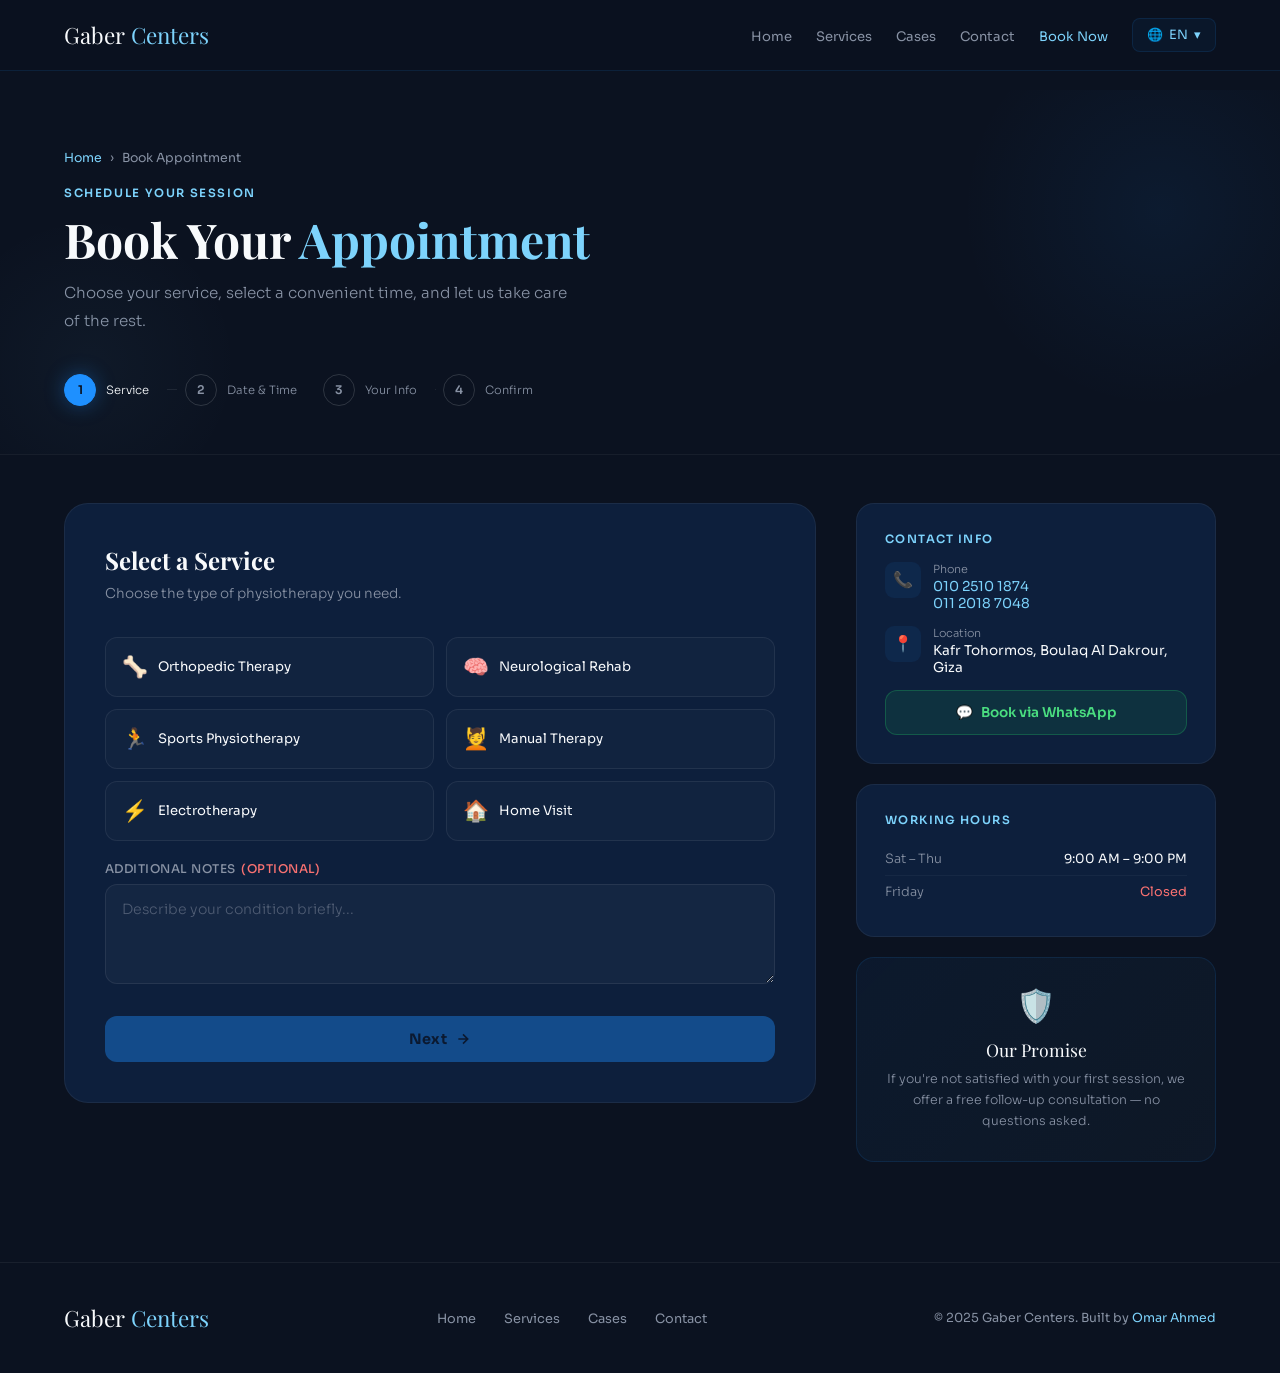
<file: appointment.html>
<!DOCTYPE html>
<html lang="en" dir="ltr">
<head>
<meta charset="UTF-8">
<meta name="viewport" content="width=device-width, initial-scale=1.0">
<title>Book Appointment | Gaber Centers</title>
<link rel="preconnect" href="https://fonts.googleapis.com">
<link href="https://fonts.googleapis.com/css2?family=Sora:wght@200;300;400;600;700;800&family=Playfair+Display:ital,wght@0,600;0,700;1,500&family=Noto+Sans+Arabic:wght@300;400;600;700&family=Noto+Sans+JP:wght@300;400;600&family=Noto+Sans+SC:wght@300;400;600&display=swap" rel="stylesheet">
<style>
:root {
  --navy:#0B1220; --navy2:#0d1a30; --navy3:#0f2040;
  --blue:#1E90FF; --cyan:#7DD3FC; --cyan2:#38bdf8;
  --white:#F8FAFC; --gray:#8892a4; --gray2:#64748b;
  --gold:#c9a84c; --card:#0d1f3c;
  --glass:rgba(30,144,255,0.05);
  --border:rgba(30,144,255,0.12);
  --success:#4ade80; --error:#f87171;
}
*{margin:0;padding:0;box-sizing:border-box}
html{scroll-behavior:smooth}
body{font-family:'Sora',sans-serif;background:var(--navy);color:var(--white);overflow-x:hidden;min-height:100vh}
body[lang="ar"]{font-family:'Noto Sans Arabic','Sora',sans-serif}
body[lang="ja"]{font-family:'Noto Sans JP','Sora',sans-serif}
body[lang="zh"]{font-family:'Noto Sans SC','Sora',sans-serif}

/* NAV */
nav{position:fixed;top:0;width:100%;z-index:200;padding:18px 64px;display:flex;justify-content:space-between;align-items:center;background:rgba(11,18,32,.92);backdrop-filter:blur(20px);border-bottom:1px solid var(--border)}
.logo{font-family:'Playfair Display',serif;font-size:1.4rem;color:var(--white);text-decoration:none}
.logo span{color:var(--cyan)}
.nav-right{display:flex;align-items:center;gap:24px}
.nav-links{display:flex;gap:24px;list-style:none}
.nav-links a{color:var(--gray);text-decoration:none;font-size:.82rem;font-weight:400;transition:color .3s}
.nav-links a:hover,.nav-links a.active{color:var(--cyan)}
.lang-wrap{position:relative}
.lang-btn{display:flex;align-items:center;gap:6px;background:var(--glass);border:1px solid var(--border);color:var(--cyan);padding:8px 14px;border-radius:8px;cursor:pointer;font-size:.8rem;font-family:'Sora',sans-serif;transition:all .3s}
.lang-btn:hover{background:rgba(30,144,255,.1)}
.lang-dd{position:absolute;top:calc(100% + 8px);right:0;background:var(--navy2);border:1px solid var(--border);border-radius:14px;padding:8px;min-width:170px;opacity:0;pointer-events:none;transform:translateY(-8px);transition:all .25s;box-shadow:0 24px 48px rgba(0,0,0,.5)}
.lang-dd.open{opacity:1;pointer-events:all;transform:translateY(0)}
.lang-opt{display:flex;align-items:center;gap:10px;padding:10px 14px;border-radius:8px;cursor:pointer;font-size:.83rem;color:var(--white);transition:background .2s}
.lang-opt:hover{background:rgba(30,144,255,.08)}
.lang-opt.active{color:var(--cyan)}
.back-btn{display:flex;align-items:center;gap:6px;color:var(--gray);text-decoration:none;font-size:.82rem;transition:color .3s}
.back-btn:hover{color:var(--cyan)}

/* PAGE */
main{padding-top:90px;min-height:100vh}

/* HERO STRIP */
.appt-hero{padding:60px 64px 48px;position:relative;overflow:hidden;border-bottom:1px solid rgba(248,250,252,.05)}
.appt-hero::before{content:'';position:absolute;top:-80px;right:-80px;width:400px;height:400px;background:radial-gradient(circle,rgba(30,144,255,.07) 0%,transparent 70%);border-radius:50%}
.appt-hero::after{content:'';position:absolute;bottom:-60px;left:-60px;width:300px;height:300px;background:radial-gradient(circle,rgba(125,211,252,.04) 0%,transparent 70%);border-radius:50%}
.breadcrumb{font-size:.78rem;color:var(--gray);margin-bottom:20px;display:flex;align-items:center;gap:8px}
.breadcrumb a{color:var(--cyan);text-decoration:none;transition:opacity .3s}
.breadcrumb a:hover{opacity:.7}
.page-tag{font-size:.72rem;color:var(--cyan);letter-spacing:.14em;text-transform:uppercase;font-weight:600;margin-bottom:12px}
.page-title{font-family:'Playfair Display',serif;font-size:clamp(2rem,4vw,3rem);font-weight:700;line-height:1.15;margin-bottom:12px}
.page-title span{color:var(--cyan)}
.page-sub{color:var(--gray);font-size:.95rem;max-width:520px;line-height:1.8;font-weight:300}

/* STEPS */
.steps-bar{display:flex;align-items:center;gap:0;margin:40px 0 0;position:relative;z-index:1;max-width:500px}
.step{display:flex;align-items:center;gap:10px;flex:1;position:relative}
.step:not(:last-child)::after{content:'';flex:1;height:1px;background:rgba(248,250,252,.08);margin:0 8px}
.step-dot{width:32px;height:32px;border-radius:50%;border:1px solid rgba(248,250,252,.15);display:flex;align-items:center;justify-content:center;font-size:.75rem;font-weight:600;color:var(--gray);flex-shrink:0;transition:all .4s}
.step.active .step-dot{background:var(--blue);border-color:var(--blue);color:var(--navy);box-shadow:0 0 20px rgba(30,144,255,.35)}
.step.done .step-dot{background:var(--success);border-color:var(--success);color:var(--navy)}
.step-label{font-size:.72rem;color:var(--gray);font-weight:300;white-space:nowrap}
.step.active .step-label{color:var(--white)}
.step.done .step-label{color:var(--success)}

/* MAIN LAYOUT */
.appt-layout{display:grid;grid-template-columns:1fr 360px;gap:40px;padding:48px 64px 100px;align-items:start}

/* FORM CARD */
.form-card{background:var(--card);border:1px solid rgba(248,250,252,.06);border-radius:24px;overflow:hidden}
.form-panel{padding:40px;display:none;animation:panelIn .4s ease both}
.form-panel.active{display:block}
@keyframes panelIn{from{opacity:0;transform:translateY(16px)}to{opacity:1;transform:translateY(0)}}

.panel-title{font-family:'Playfair Display',serif;font-size:1.5rem;font-weight:700;margin-bottom:6px}
.panel-sub{color:var(--gray);font-size:.85rem;line-height:1.7;margin-bottom:32px;font-weight:300}

/* FORM ELEMENTS */
.form-row{display:grid;grid-template-columns:1fr 1fr;gap:16px}
.form-group{display:flex;flex-direction:column;gap:8px;margin-bottom:20px}
.form-group label{font-size:.75rem;color:var(--gray);font-weight:500;letter-spacing:.04em;text-transform:uppercase}
.form-group label span{color:#f87171;margin-left:2px}

.form-group input,
.form-group select,
.form-group textarea{
  background:rgba(248,250,252,.03);
  border:1px solid rgba(248,250,252,.08);
  border-radius:12px;
  padding:13px 16px;
  color:var(--white);
  font-family:'Sora',sans-serif;
  font-size:.88rem;
  font-weight:300;
  transition:all .3s;
  outline:none;
  width:100%;
}
.form-group input:focus,
.form-group select:focus,
.form-group textarea:focus{
  border-color:var(--blue);
  background:rgba(30,144,255,.04);
  box-shadow:0 0 0 3px rgba(30,144,255,.08);
}
.form-group input::placeholder,
.form-group textarea::placeholder{color:rgba(136,146,164,.5)}
.form-group select option{background:var(--navy2);color:var(--white)}
.form-group textarea{resize:vertical;min-height:100px;line-height:1.6}

/* SERVICE GRID */
.service-select-grid{display:grid;grid-template-columns:1fr 1fr;gap:12px;margin-bottom:20px}
.srv-opt{padding:16px;border-radius:12px;border:1px solid rgba(248,250,252,.07);cursor:pointer;transition:all .3s;display:flex;align-items:center;gap:10px;background:rgba(248,250,252,.02)}
.srv-opt:hover{border-color:rgba(30,144,255,.2);background:rgba(30,144,255,.04)}
.srv-opt.selected{border-color:var(--blue);background:rgba(30,144,255,.08);box-shadow:0 0 16px rgba(30,144,255,.1)}
.srv-opt-icon{font-size:1.3rem;flex-shrink:0}
.srv-opt-name{font-size:.82rem;font-weight:400;line-height:1.3}

/* TIME SLOTS */
.slots-grid{display:grid;grid-template-columns:repeat(4,1fr);gap:10px;margin-bottom:20px}
.slot{padding:11px 8px;border-radius:10px;border:1px solid rgba(248,250,252,.07);cursor:pointer;transition:all .3s;text-align:center;font-size:.78rem;color:var(--gray);background:rgba(248,250,252,.02);font-weight:300}
.slot:hover:not(.unavailable){border-color:rgba(30,144,255,.25);color:var(--white);background:rgba(30,144,255,.05)}
.slot.selected{border-color:var(--blue);background:rgba(30,144,255,.12);color:var(--white);box-shadow:0 0 14px rgba(30,144,255,.15)}
.slot.unavailable{opacity:.3;cursor:not-allowed;text-decoration:line-through}

/* CALENDAR */
.calendar{background:rgba(248,250,252,.02);border:1px solid rgba(248,250,252,.06);border-radius:14px;padding:20px;margin-bottom:20px}
.cal-header{display:flex;justify-content:space-between;align-items:center;margin-bottom:16px}
.cal-title{font-family:'Playfair Display',serif;font-size:1rem;font-weight:600}
.cal-nav{background:none;border:1px solid rgba(248,250,252,.1);color:var(--white);width:30px;height:30px;border-radius:8px;cursor:pointer;display:flex;align-items:center;justify-content:center;transition:all .3s;font-size:.9rem}
.cal-nav:hover{border-color:var(--cyan);color:var(--cyan)}
.cal-days{display:grid;grid-template-columns:repeat(7,1fr);gap:4px;margin-bottom:8px}
.cal-day-name{text-align:center;font-size:.65rem;color:var(--gray);font-weight:500;padding:4px 0;text-transform:uppercase;letter-spacing:.06em}
.cal-dates{display:grid;grid-template-columns:repeat(7,1fr);gap:4px}
.cal-date{aspect-ratio:1;display:flex;align-items:center;justify-content:center;border-radius:8px;cursor:pointer;font-size:.78rem;color:var(--gray);transition:all .25s;font-weight:300}
.cal-date:hover:not(.disabled):not(.empty){background:rgba(30,144,255,.1);color:var(--white)}
.cal-date.today{color:var(--cyan);font-weight:600}
.cal-date.selected{background:var(--blue);color:var(--navy);font-weight:600;box-shadow:0 4px 12px rgba(30,144,255,.3)}
.cal-date.disabled{opacity:.2;cursor:not-allowed}
.cal-date.empty{cursor:default}
.cal-date.has-slots::after{content:'';display:block;width:3px;height:3px;border-radius:50%;background:var(--cyan);position:absolute;bottom:3px;left:50%;transform:translateX(-50%)}
.cal-date{position:relative}

/* PANEL BUTTONS */
.panel-actions{display:flex;gap:12px;margin-top:32px}
.btn-next{flex:1;background:var(--blue);color:var(--navy);padding:14px;border-radius:12px;font-weight:700;font-size:.9rem;border:none;cursor:pointer;font-family:'Sora',sans-serif;transition:all .3s;display:flex;align-items:center;justify-content:center;gap:8px;letter-spacing:.02em}
.btn-next:hover{background:var(--cyan);transform:translateY(-2px);box-shadow:0 12px 32px rgba(30,144,255,.3)}
.btn-next:disabled{opacity:.4;cursor:not-allowed;transform:none}
.btn-back{padding:14px 20px;border-radius:12px;border:1px solid rgba(248,250,252,.1);background:none;color:var(--gray);cursor:pointer;font-family:'Sora',sans-serif;font-size:.88rem;transition:all .3s}
.btn-back:hover{border-color:var(--cyan);color:var(--cyan)}

/* REVIEW CARD */
.review-item{display:flex;justify-content:space-between;align-items:flex-start;padding:14px 0;border-bottom:1px solid rgba(248,250,252,.05)}
.review-item:last-child{border-bottom:none}
.review-label{font-size:.75rem;color:var(--gray);font-weight:300}
.review-val{font-size:.88rem;font-weight:500;text-align:right;max-width:60%}

/* SUCCESS STATE */
.success-panel{text-align:center;padding:60px 40px}
.success-icon{width:80px;height:80px;background:rgba(74,222,128,.1);border:1px solid rgba(74,222,128,.3);border-radius:50%;display:flex;align-items:center;justify-content:center;font-size:2rem;margin:0 auto 28px;animation:successPop .6s cubic-bezier(.34,1.56,.64,1) both}
@keyframes successPop{from{scale:.5;opacity:0}to{scale:1;opacity:1}}
.success-title{font-family:'Playfair Display',serif;font-size:2rem;font-weight:700;margin-bottom:12px}
.success-sub{color:var(--gray);font-size:.95rem;line-height:1.8;margin-bottom:32px;font-weight:300;max-width:380px;margin-left:auto;margin-right:auto}
.success-ref{background:rgba(30,144,255,.08);border:1px solid var(--border);border-radius:12px;padding:16px 24px;display:inline-block;margin-bottom:32px}
.success-ref-label{font-size:.68rem;color:var(--cyan);letter-spacing:.1em;text-transform:uppercase;margin-bottom:4px}
.success-ref-num{font-family:'Playfair Display',serif;font-size:1.4rem;font-weight:700}

/* SIDEBAR */
.sidebar{display:flex;flex-direction:column;gap:20px;position:sticky;top:110px}
.sidebar-card{background:var(--card);border:1px solid rgba(248,250,252,.06);border-radius:18px;padding:28px}
.sidebar-title{font-size:.72rem;color:var(--cyan);letter-spacing:.12em;text-transform:uppercase;font-weight:600;margin-bottom:16px}
.info-row{display:flex;align-items:flex-start;gap:12px;margin-bottom:14px}
.info-row:last-child{margin-bottom:0}
.info-icon{width:36px;height:36px;background:rgba(30,144,255,.08);border-radius:9px;display:flex;align-items:center;justify-content:center;font-size:1rem;flex-shrink:0}
.info-label{font-size:.7rem;color:var(--gray);margin-bottom:2px;font-weight:300}
.info-val{font-size:.85rem;font-weight:400}
.info-val a{color:var(--cyan);text-decoration:none}
.info-val a:hover{opacity:.8}

.hours-row{display:flex;justify-content:space-between;padding:8px 0;border-bottom:1px solid rgba(248,250,252,.04);font-size:.8rem}
.hours-row:last-child{border-bottom:none}
.hours-day{color:var(--gray);font-weight:300}
.hours-time{font-weight:400}
.hours-closed{color:#f87171;font-weight:400}

.whatsapp-btn{display:flex;align-items:center;justify-content:center;gap:8px;background:rgba(37,211,102,.1);border:1px solid rgba(37,211,102,.25);color:#4ade80;padding:13px;border-radius:12px;text-decoration:none;font-size:.85rem;font-weight:600;transition:all .3s;margin-top:4px}
.whatsapp-btn:hover{background:rgba(37,211,102,.18);transform:translateY(-2px)}

.guarantee-card{background:linear-gradient(135deg,rgba(30,144,255,.06) 0%,rgba(125,211,252,.03) 100%);border:1px solid var(--border);border-radius:18px;padding:28px;text-align:center}
.g-icon{font-size:2rem;margin-bottom:12px;display:block}
.g-title{font-family:'Playfair Display',serif;font-size:1.1rem;margin-bottom:8px}
.g-sub{font-size:.78rem;color:var(--gray);line-height:1.7;font-weight:300}

/* FOOTER */
footer{padding:40px 64px;border-top:1px solid rgba(248,250,252,.06);display:flex;justify-content:space-between;align-items:center;flex-wrap:wrap;gap:16px}
.footer-links{display:flex;gap:28px;list-style:none}
.footer-links a{color:var(--gray);text-decoration:none;font-size:.8rem;transition:color .3s}
.footer-links a:hover{color:var(--cyan)}
.footer-copy{color:var(--gray);font-size:.78rem}
.footer-copy span{color:var(--cyan)}

/* REVEAL */
.reveal{opacity:0;transform:translateY(20px);transition:all .6s ease}
.reveal.visible{opacity:1;transform:translateY(0)}

/* RTL */
[dir="rtl"] .breadcrumb{flex-direction:row-reverse}
[dir="rtl"] .panel-actions{flex-direction:row-reverse}
[dir="rtl"] .review-val{text-align:left}
[dir="rtl"] .lang-dd{right:auto;left:0}

@media(max-width:900px){
  .appt-layout{grid-template-columns:1fr}
  .sidebar{position:static}
}
@media(max-width:768px){
  nav{padding:16px 24px}
  .nav-links{display:none}
  .appt-hero,.appt-layout{padding-left:24px;padding-right:24px}
  .form-row{grid-template-columns:1fr}
  .service-select-grid{grid-template-columns:1fr}
  .slots-grid{grid-template-columns:repeat(3,1fr)}
  .steps-bar{max-width:100%}
  footer{padding:32px 24px;flex-direction:column;text-align:center}
}
</style>
</head>
<body lang="en">

<!-- NAV -->
<nav>
  <a href="index.html" class="logo">Gaber <span>Centers</span></a>
  <div class="nav-right">
    <ul class="nav-links">
      <li><a href="index.html" data-i18n="nav_home">Home</a></li>
      <li><a href="services.html" data-i18n="nav_services">Services</a></li>
      <li><a href="cases.html" data-i18n="nav_cases">Cases</a></li>
      <li><a href="contact.html" data-i18n="nav_contact">Contact</a></li>
      <li><a href="appointment.html" class="active" data-i18n="nav_book">Book Now</a></li>
    </ul>
    <div class="lang-wrap">
      <button class="lang-btn" onclick="toggleDD()">🌐 <span id="curLang">EN</span> ▾</button>
      <div class="lang-dd" id="langDD">
        <div class="lang-opt active" onclick="setLang('en',this)">🇬🇧 English</div>
        <div class="lang-opt" onclick="setLang('ar',this)">🇪🇬 العربية</div>
        <div class="lang-opt" onclick="setLang('fr',this)">🇫🇷 Français</div>
        <div class="lang-opt" onclick="setLang('de',this)">🇩🇪 Deutsch</div>
        <div class="lang-opt" onclick="setLang('zh',this)">🇨🇳 中文</div>
        <div class="lang-opt" onclick="setLang('ja',this)">🇯🇵 日本語</div>
      </div>
    </div>
  </div>
</nav>

<main>
  <!-- HERO -->
  <div class="appt-hero">
    <div class="breadcrumb">
      <a href="index.html" data-i18n="nav_home">Home</a>
      <span>›</span>
      <span data-i18n="nav_book">Book Appointment</span>
    </div>
    <div class="page-tag" data-i18n="appt_tag">Schedule Your Session</div>
    <h1 class="page-title" data-i18n="appt_title">Book Your <span>Appointment</span></h1>
    <p class="page-sub" data-i18n="appt_sub">Choose your service, select a convenient time, and let us take care of the rest.</p>

    <div class="steps-bar">
      <div class="step active" id="step1">
        <div class="step-dot">1</div>
        <span class="step-label" data-i18n="step1">Service</span>
      </div>
      <div class="step" id="step2">
        <div class="step-dot">2</div>
        <span class="step-label" data-i18n="step2">Date & Time</span>
      </div>
      <div class="step" id="step3">
        <div class="step-dot">3</div>
        <span class="step-label" data-i18n="step3">Your Info</span>
      </div>
      <div class="step" id="step4">
        <div class="step-dot">4</div>
        <span class="step-label" data-i18n="step4">Confirm</span>
      </div>
    </div>
  </div>

  <!-- LAYOUT -->
  <div class="appt-layout">

    <!-- FORM -->
    <div class="form-card">

      <!-- PANEL 1: SERVICE -->
      <div class="form-panel active" id="panel1">
        <div class="panel-title" data-i18n="p1_title">Select a Service</div>
        <p class="panel-sub" data-i18n="p1_sub">Choose the type of physiotherapy you need.</p>

        <div class="service-select-grid">
          <div class="srv-opt" onclick="selectService(this,'Orthopedic Therapy')">
            <span class="srv-opt-icon">🦴</span>
            <span class="srv-opt-name" data-i18n="s1t">Orthopedic Therapy</span>
          </div>
          <div class="srv-opt" onclick="selectService(this,'Neurological Rehab')">
            <span class="srv-opt-icon">🧠</span>
            <span class="srv-opt-name" data-i18n="s2t">Neurological Rehab</span>
          </div>
          <div class="srv-opt" onclick="selectService(this,'Sports Physiotherapy')">
            <span class="srv-opt-icon">🏃</span>
            <span class="srv-opt-name" data-i18n="s3t">Sports Physiotherapy</span>
          </div>
          <div class="srv-opt" onclick="selectService(this,'Manual Therapy')">
            <span class="srv-opt-icon">💆</span>
            <span class="srv-opt-name" data-i18n="s4t">Manual Therapy</span>
          </div>
          <div class="srv-opt" onclick="selectService(this,'Electrotherapy')">
            <span class="srv-opt-icon">⚡</span>
            <span class="srv-opt-name" data-i18n="s5t">Electrotherapy</span>
          </div>
          <div class="srv-opt" onclick="selectService(this,'Home Visit')">
            <span class="srv-opt-icon">🏠</span>
            <span class="srv-opt-name" data-i18n="s6t">Home Visit</span>
          </div>
        </div>

        <div class="form-group">
          <label data-i18n="notes_label">Additional Notes <span>(optional)</span></label>
          <textarea id="serviceNotes" placeholder="Describe your condition briefly..." data-i18n-ph="notes_ph"></textarea>
        </div>

        <div class="panel-actions">
          <button class="btn-next" id="btn1" onclick="goStep(2)" disabled>
            <span data-i18n="next">Next</span>
            <svg width="16" height="16" viewBox="0 0 24 24" fill="none" stroke="currentColor" stroke-width="2.5"><path d="M5 12h14M12 5l7 7-7 7"/></svg>
          </button>
        </div>
      </div>

      <!-- PANEL 2: DATE & TIME -->
      <div class="form-panel" id="panel2">
        <div class="panel-title" data-i18n="p2_title">Choose Date & Time</div>
        <p class="panel-sub" data-i18n="p2_sub">Select your preferred appointment date and time slot.</p>

        <div class="calendar">
          <div class="cal-header">
            <button class="cal-nav" onclick="changeMonth(-1)">‹</button>
            <div class="cal-title" id="calTitle"></div>
            <button class="cal-nav" onclick="changeMonth(1)">›</button>
          </div>
          <div class="cal-days" id="calDays"></div>
          <div class="cal-dates" id="calDates"></div>
        </div>

        <div class="form-group">
          <label data-i18n="time_label">Available Time Slots</label>
        </div>
        <div class="slots-grid" id="slotsGrid"></div>

        <div class="panel-actions">
          <button class="btn-back" onclick="goStep(1)" data-i18n="back">Back</button>
          <button class="btn-next" id="btn2" onclick="goStep(3)" disabled>
            <span data-i18n="next">Next</span>
            <svg width="16" height="16" viewBox="0 0 24 24" fill="none" stroke="currentColor" stroke-width="2.5"><path d="M5 12h14M12 5l7 7-7 7"/></svg>
          </button>
        </div>
      </div>

      <!-- PANEL 3: PERSONAL INFO -->
      <div class="form-panel" id="panel3">
        <div class="panel-title" data-i18n="p3_title">Your Information</div>
        <p class="panel-sub" data-i18n="p3_sub">We'll use this to confirm your appointment.</p>

        <div class="form-row">
          <div class="form-group">
            <label data-i18n="first_name">First Name <span>*</span></label>
            <input type="text" id="firstName" data-i18n-ph="fn_ph" placeholder="Mohamed" required>
          </div>
          <div class="form-group">
            <label data-i18n="last_name">Last Name <span>*</span></label>
            <input type="text" id="lastName" data-i18n-ph="ln_ph" placeholder="Ahmed" required>
          </div>
        </div>

        <div class="form-row">
          <div class="form-group">
            <label data-i18n="phone_label">Phone Number <span>*</span></label>
            <input type="tel" id="phone" placeholder="010 XXXX XXXX" required>
          </div>
          <div class="form-group">
            <label data-i18n="age_label">Age</label>
            <input type="number" id="age" placeholder="35" min="1" max="120">
          </div>
        </div>

        <div class="form-group">
          <label data-i18n="gender_label">Gender</label>
          <select id="gender">
            <option value="" data-i18n="gender_select">Select...</option>
            <option value="male" data-i18n="male">Male</option>
            <option value="female" data-i18n="female">Female</option>
          </select>
        </div>

        <div class="form-group">
          <label data-i18n="visit_type">Visit Type <span>*</span></label>
          <select id="visitType">
            <option value="clinic" data-i18n="clinic_visit">Clinic Visit</option>
            <option value="home" data-i18n="home_visit_opt">Home Visit (+fees)</option>
          </select>
        </div>

        <div class="form-group" id="addressGroup" style="display:none">
          <label data-i18n="address_label">Home Address <span>*</span></label>
          <textarea id="address" data-i18n-ph="address_ph" placeholder="Street, area, city..." style="min-height:80px"></textarea>
        </div>

        <div class="panel-actions">
          <button class="btn-back" onclick="goStep(2)" data-i18n="back">Back</button>
          <button class="btn-next" id="btn3" onclick="goStep(4)" disabled>
            <span data-i18n="next">Next</span>
            <svg width="16" height="16" viewBox="0 0 24 24" fill="none" stroke="currentColor" stroke-width="2.5"><path d="M5 12h14M12 5l7 7-7 7"/></svg>
          </button>
        </div>
      </div>

      <!-- PANEL 4: REVIEW -->
      <div class="form-panel" id="panel4">
        <div class="panel-title" data-i18n="p4_title">Review & Confirm</div>
        <p class="panel-sub" data-i18n="p4_sub">Please review your appointment details before confirming.</p>

        <div id="reviewContent"></div>

        <div class="panel-actions">
          <button class="btn-back" onclick="goStep(3)" data-i18n="back">Back</button>
          <button class="btn-next" onclick="confirmBooking()">
            <span data-i18n="confirm">Confirm Booking</span>
            <svg width="16" height="16" viewBox="0 0 24 24" fill="none" stroke="currentColor" stroke-width="2.5"><path d="M20 6L9 17l-5-5"/></svg>
          </button>
        </div>
      </div>

      <!-- SUCCESS -->
      <div class="form-panel" id="panelSuccess">
        <div class="success-panel">
          <div class="success-icon">✓</div>
          <h2 class="success-title" data-i18n="success_title">Booking Confirmed!</h2>
          <p class="success-sub" data-i18n="success_sub">Your appointment has been successfully booked. We'll contact you within 2 hours to confirm the details.</p>
          <div class="success-ref">
            <div class="success-ref-label" data-i18n="ref_label">Reference Number</div>
            <div class="success-ref-num" id="refNum">#GC-000000</div>
          </div>
          <a href="index.html" class="btn-next" style="display:inline-flex;text-decoration:none;padding:14px 32px;border-radius:12px" data-i18n="back_home">Back to Home</a>
        </div>
      </div>

    </div>

    <!-- SIDEBAR -->
    <div class="sidebar">

      <div class="sidebar-card reveal">
        <div class="sidebar-title" data-i18n="contact_info">Contact Info</div>
        <div class="info-row">
          <div class="info-icon">📞</div>
          <div>
            <div class="info-label" data-i18n="phone_label">Phone</div>
            <div class="info-val"><a href="tel:01025101874">010 2510 1874</a></div>
            <div class="info-val"><a href="tel:01120187048">011 2018 7048</a></div>
          </div>
        </div>
        <div class="info-row">
          <div class="info-icon">📍</div>
          <div>
            <div class="info-label" data-i18n="location">Location</div>
            <div class="info-val">Kafr Tohormos, Boulaq Al Dakrour, Giza</div>
          </div>
        </div>
        <a href="https://wa.me/201025101874" target="_blank" class="whatsapp-btn">
          💬 <span data-i18n="whatsapp_book">Book via WhatsApp</span>
        </a>
      </div>

      <div class="sidebar-card reveal">
        <div class="sidebar-title" data-i18n="working_hours">Working Hours</div>
        <div class="hours-row"><span class="hours-day" data-i18n="sat_thu">Sat – Thu</span><span class="hours-time">9:00 AM – 9:00 PM</span></div>
        <div class="hours-row"><span class="hours-day" data-i18n="friday">Friday</span><span class="hours-closed" data-i18n="closed">Closed</span></div>
      </div>

      <div class="guarantee-card reveal">
        <span class="g-icon">🛡️</span>
        <div class="g-title" data-i18n="g_title">Our Promise</div>
        <p class="g-sub" data-i18n="g_sub">If you're not satisfied with your first session, we offer a free follow-up consultation — no questions asked.</p>
      </div>

    </div>
  </div>
</main>

<footer>
  <a href="index.html" class="logo">Gaber <span>Centers</span></a>
  <ul class="footer-links">
    <li><a href="index.html" data-i18n="nav_home">Home</a></li>
    <li><a href="services.html" data-i18n="nav_services">Services</a></li>
    <li><a href="cases.html" data-i18n="nav_cases">Cases</a></li>
    <li><a href="contact.html" data-i18n="nav_contact">Contact</a></li>
  </ul>
  <p class="footer-copy">© 2025 Gaber Centers. Built by <span>Omar Ahmed</span></p>
</footer>

<script>
// ─── TRANSLATIONS ───
const T = {
  en:{dir:'ltr',lang:'en',label:'EN',
    nav_home:'Home',nav_services:'Services',nav_cases:'Cases',nav_contact:'Contact',nav_book:'Book Now',
    appt_tag:'Schedule Your Session',appt_title:'Book Your <span>Appointment</span>',
    appt_sub:'Choose your service, select a convenient time, and let us take care of the rest.',
    step1:'Service',step2:'Date & Time',step3:'Your Info',step4:'Confirm',
    p1_title:'Select a Service',p1_sub:'Choose the type of physiotherapy you need.',
    p2_title:'Choose Date & Time',p2_sub:'Select your preferred appointment date and time slot.',
    p3_title:'Your Information',p3_sub:"We'll use this to confirm your appointment.",
    p4_title:'Review & Confirm',p4_sub:'Please review your appointment details before confirming.',
    s1t:'Orthopedic Therapy',s2t:'Neurological Rehab',s3t:'Sports Physiotherapy',
    s4t:'Manual Therapy',s5t:'Electrotherapy',s6t:'Home Visit',
    notes_label:'Additional Notes',notes_ph:'Describe your condition briefly...',
    time_label:'Available Time Slots',
    first_name:'First Name',last_name:'Last Name',fn_ph:'Mohamed',ln_ph:'Ahmed',
    phone_label:'Phone Number',age_label:'Age',gender_label:'Gender',
    gender_select:'Select...',male:'Male',female:'Female',
    visit_type:'Visit Type',clinic_visit:'Clinic Visit',home_visit_opt:'Home Visit (+fees)',
    address_label:'Home Address',address_ph:'Street, area, city...',
    next:'Next',back:'Back',confirm:'Confirm Booking',
    success_title:'Booking Confirmed!',
    success_sub:"Your appointment has been successfully booked. We'll contact you within 2 hours to confirm the details.",
    ref_label:'Reference Number',back_home:'Back to Home',
    contact_info:'Contact Info',location:'Location',
    whatsapp_book:'Book via WhatsApp',working_hours:'Working Hours',
    sat_thu:'Sat – Thu',friday:'Friday',closed:'Closed',
    g_title:'Our Promise',g_sub:"If you're not satisfied with your first session, we offer a free follow-up — no questions asked.",
    review_service:'Service',review_date:'Date',review_time:'Time',
    review_name:'Name',review_phone:'Phone',review_visit:'Visit Type',
    months:['January','February','March','April','May','June','July','August','September','October','November','December'],
    days:['Sun','Mon','Tue','Wed','Thu','Fri','Sat']
  },
  ar:{dir:'rtl',lang:'ar',label:'AR',
    nav_home:'الرئيسية',nav_services:'الخدمات',nav_cases:'الحالات',nav_contact:'تواصل معنا',nav_book:'احجز الآن',
    appt_tag:'حدد موعدك',appt_title:'احجز <span>موعدك</span>',
    appt_sub:'اختر الخدمة المناسبة، وحدد وقتاً مريحاً، وسنتكفل بالباقي.',
    step1:'الخدمة',step2:'التاريخ والوقت',step3:'بياناتك',step4:'التأكيد',
    p1_title:'اختر الخدمة',p1_sub:'اختر نوع العلاج الطبيعي الذي تحتاجه.',
    p2_title:'اختر التاريخ والوقت',p2_sub:'حدد تاريخ ووقت الموعد المناسب لك.',
    p3_title:'بياناتك الشخصية',p3_sub:'سنستخدم هذه البيانات لتأكيد موعدك.',
    p4_title:'المراجعة والتأكيد',p4_sub:'يرجى مراجعة تفاصيل موعدك قبل التأكيد.',
    s1t:'العلاج العظمي',s2t:'تأهيل عصبي',s3t:'علاج طبيعي رياضي',
    s4t:'العلاج اليدوي',s5t:'العلاج بالكهرباء',s6t:'زيارة منزلية',
    notes_label:'ملاحظات إضافية',notes_ph:'اوصف حالتك باختصار...',
    time_label:'المواعيد المتاحة',
    first_name:'الاسم الأول',last_name:'الاسم الأخير',fn_ph:'محمد',ln_ph:'أحمد',
    phone_label:'رقم الهاتف',age_label:'العمر',gender_label:'الجنس',
    gender_select:'اختر...',male:'ذكر',female:'أنثى',
    visit_type:'نوع الزيارة',clinic_visit:'زيارة العيادة',home_visit_opt:'زيارة منزلية (رسوم إضافية)',
    address_label:'العنوان المنزلي',address_ph:'الشارع، المنطقة، المدينة...',
    next:'التالي',back:'رجوع',confirm:'تأكيد الحجز',
    success_title:'تم تأكيد الحجز!',
    success_sub:'تم حجز موعدك بنجاح. سنتواصل معك خلال ساعتين لتأكيد التفاصيل.',
    ref_label:'رقم المرجع',back_home:'العودة للرئيسية',
    contact_info:'معلومات التواصل',location:'الموقع',
    whatsapp_book:'احجز عبر واتساب',working_hours:'ساعات العمل',
    sat_thu:'السبت – الخميس',friday:'الجمعة',closed:'مغلق',
    g_title:'وعدنا لك',g_sub:'إذا لم تكن راضياً عن جلستك الأولى، نقدم لك استشارة مجانية — بدون أي أسئلة.',
    review_service:'الخدمة',review_date:'التاريخ',review_time:'الوقت',
    review_name:'الاسم',review_phone:'الهاتف',review_visit:'نوع الزيارة',
    months:['يناير','فبراير','مارس','أبريل','مايو','يونيو','يوليو','أغسطس','سبتمبر','أكتوبر','نوفمبر','ديسمبر'],
    days:['أحد','إثنين','ثلاثاء','أربعاء','خميس','جمعة','سبت']
  },
  fr:{dir:'ltr',lang:'fr',label:'FR',
    nav_home:'Accueil',nav_services:'Services',nav_cases:'Cas',nav_contact:'Contact',nav_book:'Réserver',
    appt_tag:'Planifier votre séance',appt_title:'Réserver votre <span>rendez-vous</span>',
    appt_sub:'Choisissez votre service, sélectionnez un horaire et laissez-nous faire le reste.',
    step1:'Service',step2:'Date & Heure',step3:'Vos infos',step4:'Confirmation',
    p1_title:'Choisir un service',p1_sub:'Sélectionnez le type de kinésithérapie dont vous avez besoin.',
    p2_title:'Date et heure',p2_sub:'Choisissez votre date et créneau préférés.',
    p3_title:'Vos informations',p3_sub:'Nous utiliserons ces données pour confirmer votre rendez-vous.',
    p4_title:'Révision et confirmation',p4_sub:'Veuillez vérifier les détails avant de confirmer.',
    s1t:'Thérapie orthopédique',s2t:'Rééducation neurologique',s3t:'Kiné sportive',
    s4t:'Thérapie manuelle',s5t:'Électrothérapie',s6t:'Visite à domicile',
    notes_label:'Notes supplémentaires',notes_ph:'Décrivez brièvement votre condition...',
    time_label:'Créneaux disponibles',
    first_name:'Prénom',last_name:'Nom',fn_ph:'Mohamed',ln_ph:'Ahmed',
    phone_label:'Téléphone',age_label:'Âge',gender_label:'Genre',
    gender_select:'Sélectionner...',male:'Homme',female:'Femme',
    visit_type:'Type de visite',clinic_visit:'Visite en clinique',home_visit_opt:'Visite à domicile (+frais)',
    address_label:'Adresse domicile',address_ph:'Rue, quartier, ville...',
    next:'Suivant',back:'Retour',confirm:'Confirmer',
    success_title:'Réservation confirmée!',
    success_sub:"Votre rendez-vous a été réservé avec succès. Nous vous contacterons dans 2 heures.",
    ref_label:'Numéro de référence',back_home:"Retour à l'accueil",
    contact_info:'Coordonnées',location:'Adresse',
    whatsapp_book:'Réserver via WhatsApp',working_hours:'Horaires',
    sat_thu:'Sam – Jeu',friday:'Vendredi',closed:'Fermé',
    g_title:'Notre promesse',g_sub:"Si vous n'êtes pas satisfait de votre première séance, nous offrons un suivi gratuit.",
    review_service:'Service',review_date:'Date',review_time:'Heure',
    review_name:'Nom',review_phone:'Téléphone',review_visit:'Type de visite',
    months:['Janvier','Février','Mars','Avril','Mai','Juin','Juillet','Août','Septembre','Octobre','Novembre','Décembre'],
    days:['Dim','Lun','Mar','Mer','Jeu','Ven','Sam']
  },
  de:{dir:'ltr',lang:'de',label:'DE',
    nav_home:'Startseite',nav_services:'Leistungen',nav_cases:'Fälle',nav_contact:'Kontakt',nav_book:'Jetzt buchen',
    appt_tag:'Termin vereinbaren',appt_title:'Ihren <span>Termin</span> buchen',
    appt_sub:'Wählen Sie Ihren Service, eine passende Zeit, und wir kümmern uns um den Rest.',
    step1:'Service',step2:'Datum & Zeit',step3:'Ihre Daten',step4:'Bestätigung',
    p1_title:'Service auswählen',p1_sub:'Wählen Sie die Art der Physiotherapie.',
    p2_title:'Datum und Uhrzeit',p2_sub:'Wählen Sie Ihr bevorzugtes Datum und Zeitfenster.',
    p3_title:'Ihre Informationen',p3_sub:'Wir verwenden diese Daten zur Terminbestätigung.',
    p4_title:'Überprüfen & Bestätigen',p4_sub:'Bitte überprüfen Sie Ihre Termindetails.',
    s1t:'Orthopädische Therapie',s2t:'Neurologische Reha',s3t:'Sportphysiotherapie',
    s4t:'Manuelle Therapie',s5t:'Elektrotherapie',s6t:'Hausbesuch',
    notes_label:'Zusätzliche Hinweise',notes_ph:'Beschreiben Sie kurz Ihren Zustand...',
    time_label:'Verfügbare Zeitfenster',
    first_name:'Vorname',last_name:'Nachname',fn_ph:'Mohamed',ln_ph:'Ahmed',
    phone_label:'Telefonnummer',age_label:'Alter',gender_label:'Geschlecht',
    gender_select:'Auswählen...',male:'Männlich',female:'Weiblich',
    visit_type:'Besuchsart',clinic_visit:'Klinikbesuch',home_visit_opt:'Hausbesuch (+Gebühr)',
    address_label:'Heimadresse',address_ph:'Straße, Viertel, Stadt...',
    next:'Weiter',back:'Zurück',confirm:'Buchung bestätigen',
    success_title:'Buchung bestätigt!',
    success_sub:'Ihr Termin wurde erfolgreich gebucht. Wir melden uns innerhalb von 2 Stunden.',
    ref_label:'Referenznummer',back_home:'Zurück zur Startseite',
    contact_info:'Kontaktdaten',location:'Standort',
    whatsapp_book:'Via WhatsApp buchen',working_hours:'Öffnungszeiten',
    sat_thu:'Sa – Do',friday:'Freitag',closed:'Geschlossen',
    g_title:'Unser Versprechen',g_sub:'Falls Sie mit Ihrer ersten Sitzung nicht zufrieden sind, bieten wir kostenlose Nachsorge.',
    review_service:'Service',review_date:'Datum',review_time:'Uhrzeit',
    review_name:'Name',review_phone:'Telefon',review_visit:'Besuchsart',
    months:['Januar','Februar','März','April','Mai','Juni','Juli','August','September','Oktober','November','Dezember'],
    days:['So','Mo','Di','Mi','Do','Fr','Sa']
  },
  zh:{dir:'ltr',lang:'zh',label:'中文',
    nav_home:'首页',nav_services:'服务',nav_cases:'案例',nav_contact:'联系',nav_book:'立即预约',
    appt_tag:'预约您的疗程',appt_title:'预约 <span>挂号</span>',
    appt_sub:'选择您的服务，选择方便的时间，其余由我们处理。',
    step1:'服务',step2:'日期和时间',step3:'您的信息',step4:'确认',
    p1_title:'选择服务',p1_sub:'选择您需要的物理治疗类型。',
    p2_title:'选择日期和时间',p2_sub:'选择您偏好的预约日期和时间段。',
    p3_title:'您的信息',p3_sub:'我们将使用这些信息确认您的预约。',
    p4_title:'审核并确认',p4_sub:'请在确认前审核您的预约详情。',
    s1t:'骨科治疗',s2t:'神经康复',s3t:'运动物理治疗',
    s4t:'手法治疗',s5t:'电疗',s6t:'上门服务',
    notes_label:'附加说明',notes_ph:'简要描述您的状况...',
    time_label:'可用时间段',
    first_name:'名字',last_name:'姓氏',fn_ph:'Mohamed',ln_ph:'Ahmed',
    phone_label:'电话号码',age_label:'年龄',gender_label:'性别',
    gender_select:'请选择...',male:'男',female:'女',
    visit_type:'就诊类型',clinic_visit:'到院就诊',home_visit_opt:'上门服务（额外费用）',
    address_label:'家庭住址',address_ph:'街道、区域、城市...',
    next:'下一步',back:'返回',confirm:'确认预约',
    success_title:'预约已确认！',
    success_sub:'您的预约已成功。我们将在2小时内与您联系确认详情。',
    ref_label:'参考号码',back_home:'返回首页',
    contact_info:'联系信息',location:'位置',
    whatsapp_book:'通过WhatsApp预约',working_hours:'工作时间',
    sat_thu:'周六 – 周四',friday:'周五',closed:'休息',
    g_title:'我们的承诺',g_sub:'如果您对第一次疗程不满意，我们提供免费后续咨询。',
    review_service:'服务',review_date:'日期',review_time:'时间',
    review_name:'姓名',review_phone:'电话',review_visit:'就诊类型',
    months:['一月','二月','三月','四月','五月','六月','七月','八月','九月','十月','十一月','十二月'],
    days:['日','一','二','三','四','五','六']
  },
  ja:{dir:'ltr',lang:'ja',label:'日本語',
    nav_home:'ホーム',nav_services:'サービス',nav_cases:'症例',nav_contact:'お問い合わせ',nav_book:'今すぐ予約',
    appt_tag:'セッションを予約',appt_title:'<span>予約</span>する',
    appt_sub:'サービスを選んで、都合の良い時間を選択してください。',
    step1:'サービス',step2:'日時',step3:'お客様情報',step4:'確認',
    p1_title:'サービスを選択',p1_sub:'必要な理学療法の種類を選んでください。',
    p2_title:'日時を選択',p2_sub:'ご希望の予約日時を選んでください。',
    p3_title:'お客様情報',p3_sub:'予約確認のために使用いたします。',
    p4_title:'確認と予約',p4_sub:'確定前に予約の詳細をご確認ください。',
    s1t:'整形外科療法',s2t:'神経リハビリ',s3t:'スポーツ理学療法',
    s4t:'徒手療法',s5t:'電気療法',s6t:'訪問リハビリ',
    notes_label:'追加メモ',notes_ph:'状態を簡単に説明してください...',
    time_label:'空き時間帯',
    first_name:'名',last_name:'姓',fn_ph:'Mohamed',ln_ph:'Ahmed',
    phone_label:'電話番号',age_label:'年齢',gender_label:'性別',
    gender_select:'選択してください...',male:'男性',female:'女性',
    visit_type:'来院タイプ',clinic_visit:'クリニック来院',home_visit_opt:'訪問サービス（追加料金）',
    address_label:'自宅住所',address_ph:'住所を入力してください...',
    next:'次へ',back:'戻る',confirm:'予約を確定',
    success_title:'予約が確定しました！',
    success_sub:'予約が正常に完了しました。2時間以内に詳細確認のご連絡をいたします。',
    ref_label:'参照番号',back_home:'ホームに戻る',
    contact_info:'連絡先情報',location:'所在地',
    whatsapp_book:'WhatsAppで予約',working_hours:'営業時間',
    sat_thu:'土 – 木',friday:'金曜日',closed:'定休日',
    g_title:'私たちの約束',g_sub:'最初のセッションに満足されない場合、無料のフォローアップをご提供します。',
    review_service:'サービス',review_date:'日付',review_time:'時間',
    review_name:'お名前',review_phone:'電話',review_visit:'来院タイプ',
    months:['1月','2月','3月','4月','5月','6月','7月','8月','9月','10月','11月','12月'],
    days:['日','月','火','水','木','金','土']
  }
};

// ─── STATE ───
let currentLang = localStorage.getItem('gc_lang') || 'en';
let currentStep = 1;
let booking = { service:'', serviceIcon:'', date:'', time:'', firstName:'', lastName:'', phone:'', age:'', gender:'', visitType:'clinic', address:'', notes:'' };
let calYear, calMonth;

// ─── LANG ───
function toggleDD(){ document.getElementById('langDD').classList.toggle('open') }

function setLang(l, el) {
  currentLang = l;
  localStorage.setItem('gc_lang', l);
  const t = T[l];
  document.documentElement.dir = t.dir;
  document.body.setAttribute('lang', t.lang);
  document.documentElement.lang = t.lang;
  document.querySelectorAll('[data-i18n]').forEach(e => {
    const k = e.getAttribute('data-i18n');
    if (t[k] !== undefined) e.innerHTML = t[k];
  });
  document.querySelectorAll('[data-i18n-ph]').forEach(e => {
    const k = e.getAttribute('data-i18n-ph');
    if (t[k] !== undefined) e.placeholder = t[k];
  });
  document.getElementById('curLang').textContent = t.label;
  document.querySelectorAll('.lang-opt').forEach(o => o.classList.remove('active'));
  if (el) el.classList.add('active');
  document.getElementById('langDD').classList.remove('open');
  renderCalendar();
}

document.addEventListener('click', e => {
  if (!e.target.closest('.lang-wrap')) document.getElementById('langDD').classList.remove('open');
});

// ─── STEP NAVIGATION ───
function goStep(n) {
  if (n === 3 && !validateStep2()) return;
  if (n === 4 && !validateStep3()) return;

  // Update steps bar
  for (let i = 1; i <= 4; i++) {
    const el = document.getElementById('step' + i);
    el.classList.remove('active','done');
    if (i < n) el.classList.add('done');
    if (i === n) el.classList.add('active');
  }

  // Hide all panels
  document.querySelectorAll('.form-panel').forEach(p => p.classList.remove('active'));
  document.getElementById('panel' + n).classList.add('active');
  currentStep = n;

  if (n === 4) buildReview();
  window.scrollTo({ top: 0, behavior: 'smooth' });
}

function validateStep2() {
  return booking.date && booking.time;
}

function validateStep3() {
  const fn = document.getElementById('firstName').value.trim();
  const ln = document.getElementById('lastName').value.trim();
  const ph = document.getElementById('phone').value.trim();
  return fn && ln && ph;
}

// ─── SERVICE SELECT ───
function selectService(el, name) {
  document.querySelectorAll('.srv-opt').forEach(o => o.classList.remove('selected'));
  el.classList.add('selected');
  booking.service = el.querySelector('.srv-opt-name').textContent;
  booking.serviceIcon = el.querySelector('.srv-opt-icon').textContent;
  document.getElementById('btn1').disabled = false;
}

// ─── CALENDAR ───
function initCalendar() {
  const now = new Date();
  calYear  = now.getFullYear();
  calMonth = now.getMonth();
  renderCalendar();
}

function renderCalendar() {
  const t = T[currentLang];
  const first = new Date(calYear, calMonth, 1);
  const daysInMonth = new Date(calYear, calMonth + 1, 0).getDate();
  const startDay = first.getDay();
  const today = new Date(); today.setHours(0,0,0,0);

  document.getElementById('calTitle').textContent = `${t.months[calMonth]} ${calYear}`;

  // Day names
  const daysEl = document.getElementById('calDays');
  daysEl.innerHTML = t.days.map(d => `<div class="cal-day-name">${d}</div>`).join('');

  // Dates
  const datesEl = document.getElementById('calDates');
  let html = '';
  for (let i = 0; i < startDay; i++) html += `<div class="cal-date empty"></div>`;
  for (let d = 1; d <= daysInMonth; d++) {
    const date = new Date(calYear, calMonth, d);
    const isPast = date < today;
    const isFri = date.getDay() === 5; // Friday closed
    const isSelected = booking.date === formatDate(calYear, calMonth, d);
    const isToday = date.toDateString() === today.toDateString();
    let cls = 'cal-date';
    if (isPast || isFri) cls += ' disabled';
    else cls += ' has-slots';
    if (isSelected) cls += ' selected';
    if (isToday) cls += ' today';
    const onclick = (!isPast && !isFri) ? `selectDate(${calYear},${calMonth},${d})` : '';
    html += `<div class="${cls}" onclick="${onclick}">${d}</div>`;
  }
  datesEl.innerHTML = html;
}

function changeMonth(dir) {
  calMonth += dir;
  if (calMonth > 11) { calMonth = 0; calYear++; }
  if (calMonth < 0)  { calMonth = 11; calYear--; }
  renderCalendar();
}

function formatDate(y, m, d) {
  return `${y}-${String(m+1).padStart(2,'0')}-${String(d).padStart(2,'0')}`;
}

function selectDate(y, m, d) {
  booking.date = formatDate(y, m, d);
  booking.time = '';
  renderCalendar();
  renderSlots();
  document.getElementById('btn2').disabled = true;
}

// ─── TIME SLOTS ───
const allSlots = ['9:00 AM','9:30 AM','10:00 AM','10:30 AM','11:00 AM','11:30 AM','12:00 PM','12:30 PM','2:00 PM','2:30 PM','3:00 PM','3:30 PM','4:00 PM','4:30 PM','5:00 PM','5:30 PM','6:00 PM','6:30 PM','7:00 PM','7:30 PM','8:00 PM','8:30 PM'];
const unavailable = ['10:00 AM','11:30 AM','2:30 PM','4:00 PM','6:00 PM','7:30 PM'];

function renderSlots() {
  const grid = document.getElementById('slotsGrid');
  if (!booking.date) { grid.innerHTML = ''; return; }
  grid.innerHTML = allSlots.map(s => {
    const isUnavail = unavailable.includes(s);
    const isSelected = booking.time === s;
    let cls = 'slot';
    if (isUnavail) cls += ' unavailable';
    if (isSelected) cls += ' selected';
    const onclick = !isUnavail ? `selectSlot('${s}', this)` : '';
    return `<div class="${cls}" onclick="${onclick}">${s}</div>`;
  }).join('');
}

function selectSlot(time, el) {
  booking.time = time;
  document.querySelectorAll('.slot').forEach(s => s.classList.remove('selected'));
  el.classList.add('selected');
  document.getElementById('btn2').disabled = false;
}

// ─── PERSONAL INFO → live validation ───
['firstName','lastName','phone'].forEach(id => {
  document.getElementById(id).addEventListener('input', () => {
    const fn = document.getElementById('firstName').value.trim();
    const ln = document.getElementById('lastName').value.trim();
    const ph = document.getElementById('phone').value.trim();
    document.getElementById('btn3').disabled = !(fn && ln && ph);
  });
});

document.getElementById('visitType').addEventListener('change', function() {
  document.getElementById('addressGroup').style.display = this.value === 'home' ? 'block' : 'none';
});

// ─── BUILD REVIEW ───
function buildReview() {
  const fn = document.getElementById('firstName').value.trim();
  const ln = document.getElementById('lastName').value.trim();
  booking.firstName = fn; booking.lastName = ln;
  booking.phone     = document.getElementById('phone').value.trim();
  booking.age       = document.getElementById('age').value;
  booking.gender    = document.getElementById('gender').value;
  booking.visitType = document.getElementById('visitType').value;
  booking.address   = document.getElementById('address').value.trim();
  booking.notes     = document.getElementById('serviceNotes').value.trim();

  const t = T[currentLang];
  const vtLabel = booking.visitType === 'home' ? t.home_visit_opt : t.clinic_visit;

  document.getElementById('reviewContent').innerHTML = `
    <div>
      ${row(t.review_service, `${booking.serviceIcon} ${booking.service}`)}
      ${row(t.review_date, booking.date)}
      ${row(t.review_time, booking.time)}
      ${row(t.review_name, `${fn} ${ln}`)}
      ${row(t.review_phone, booking.phone)}
      ${row(t.review_visit, vtLabel)}
      ${booking.notes ? row('Notes', booking.notes) : ''}
    </div>
  `;
}

function row(label, val) {
  return `<div class="review-item"><span class="review-label">${label}</span><span class="review-val">${val}</span></div>`;
}

// ─── CONFIRM ───
function confirmBooking() {
  const ref = '#GC-' + Math.floor(100000 + Math.random() * 900000);
  document.getElementById('refNum').textContent = ref;
  document.querySelectorAll('.form-panel').forEach(p => p.classList.remove('active'));
  document.getElementById('panelSuccess').classList.add('active');
  document.querySelectorAll('.step').forEach(s => s.classList.remove('active'));
  document.querySelectorAll('.step').forEach(s => s.classList.add('done'));
  window.scrollTo({ top: 0, behavior: 'smooth' });
}

// ─── SCROLL REVEAL ───
const obs = new IntersectionObserver(entries => {
  entries.forEach(e => { if (e.isIntersecting) e.target.classList.add('visible') });
}, { threshold: 0.1 });
document.querySelectorAll('.reveal').forEach(el => obs.observe(el));

// ─── INIT ───
initCalendar();
renderSlots();

// Apply saved lang from index.html
const savedLang = localStorage.getItem('gc_lang') || 'en';
if (savedLang !== 'en') {
  const opts = document.querySelectorAll('.lang-opt');
  const langs = ['en','ar','fr','de','zh','ja'];
  const idx = langs.indexOf(savedLang);
  if (idx >= 0) setLang(savedLang, opts[idx]);
}
</script>
</body>
</html>
</file>
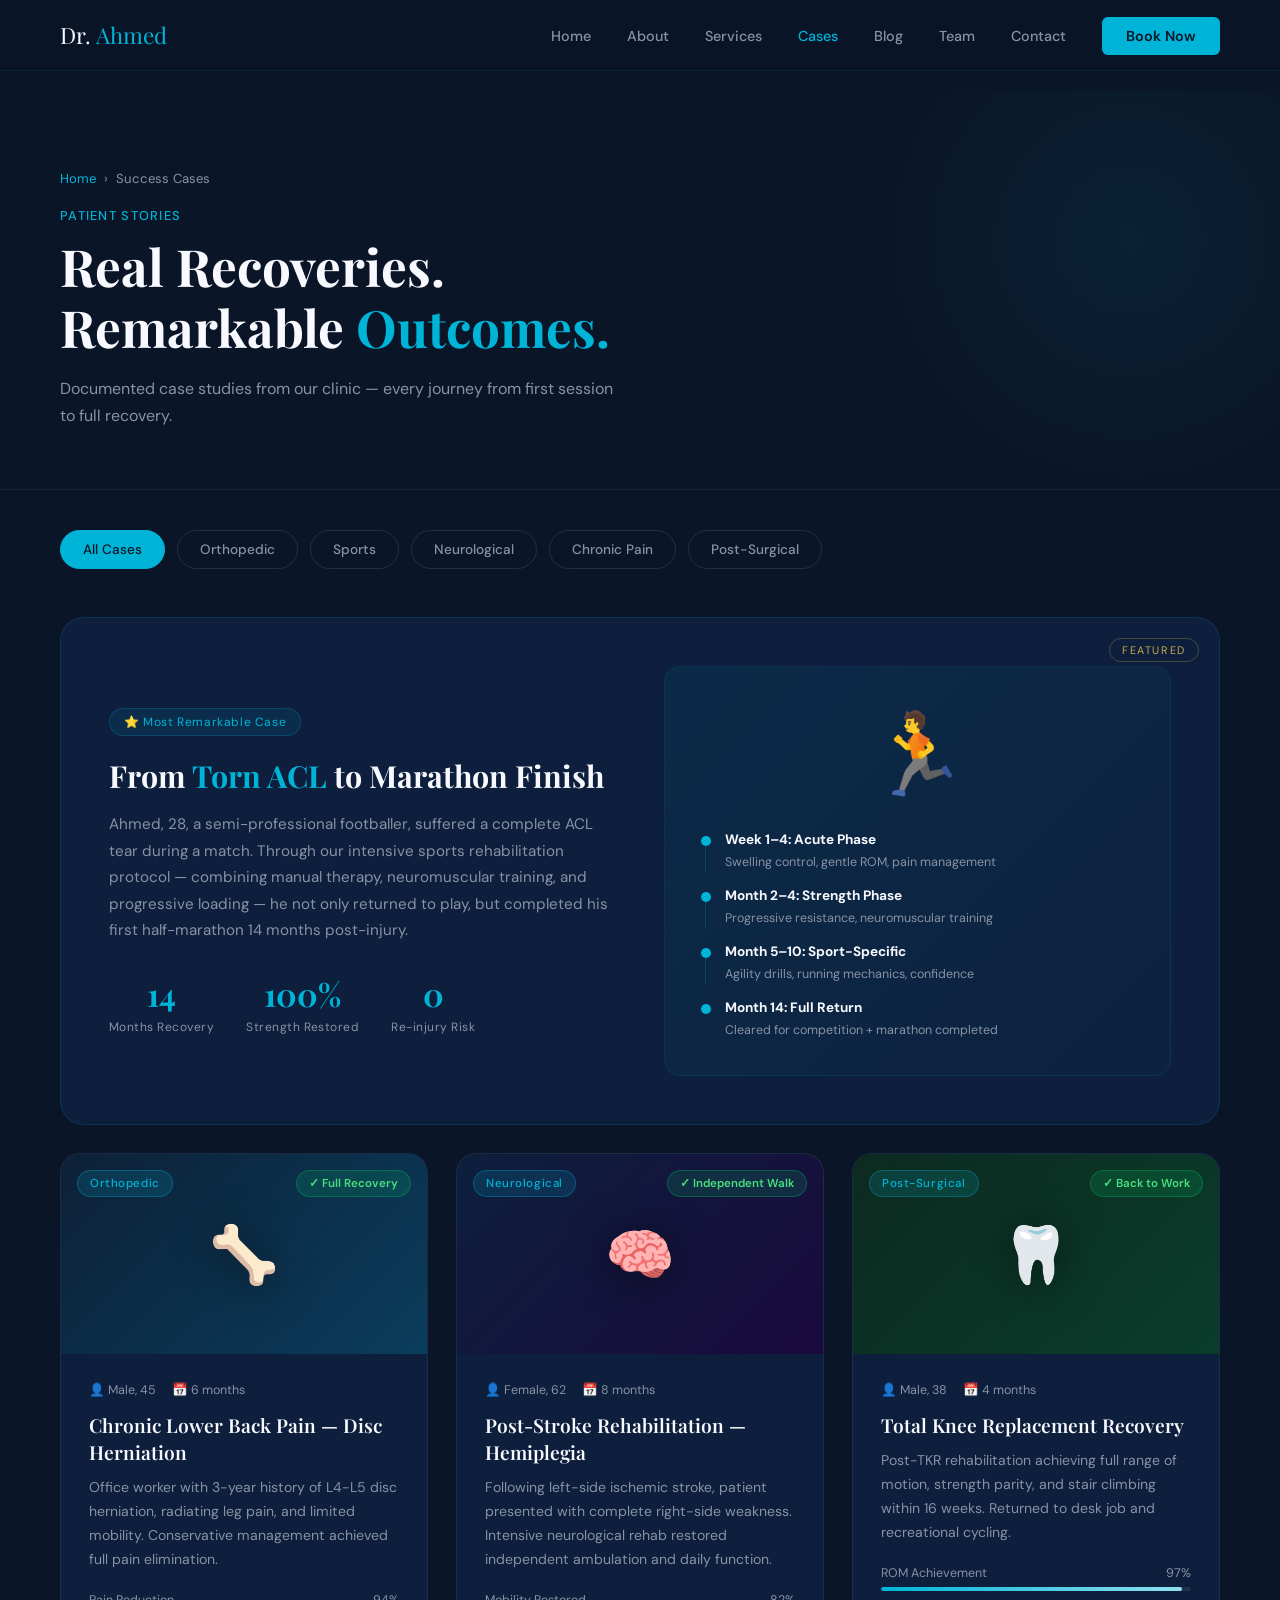
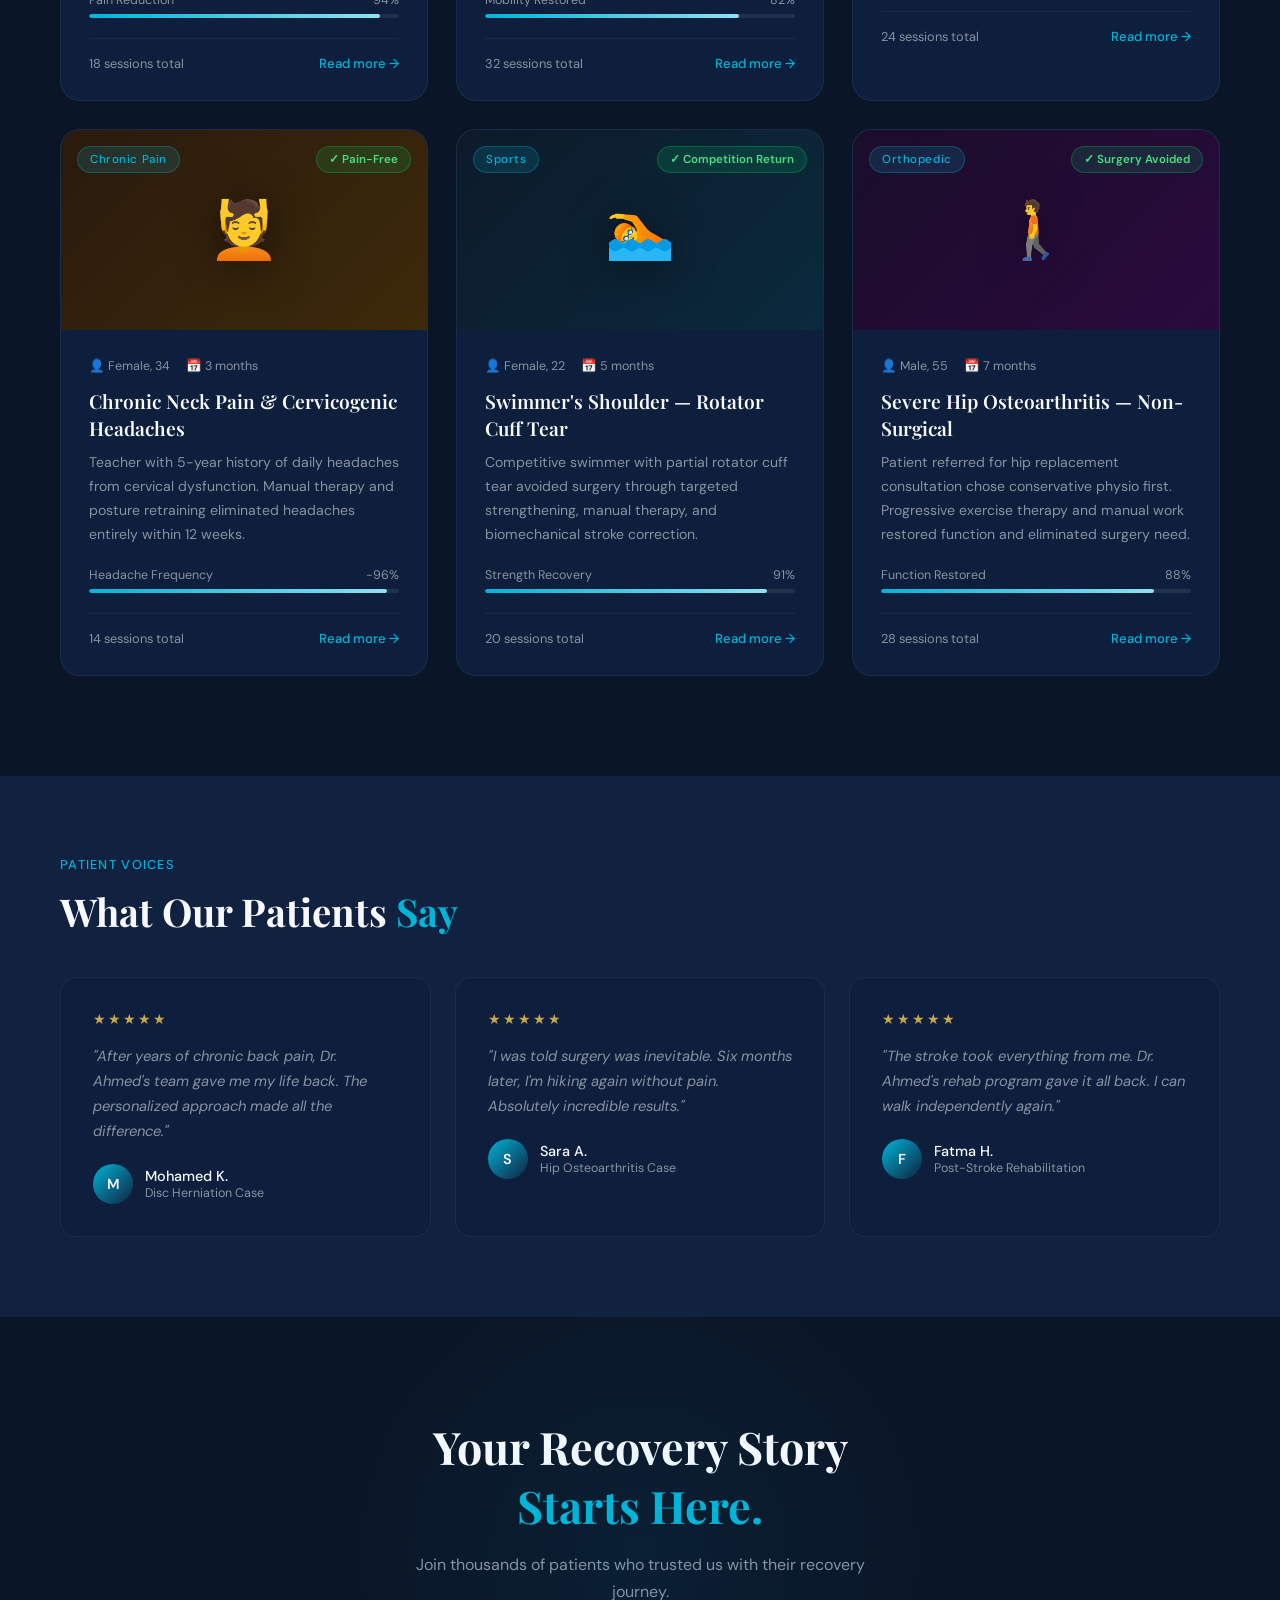
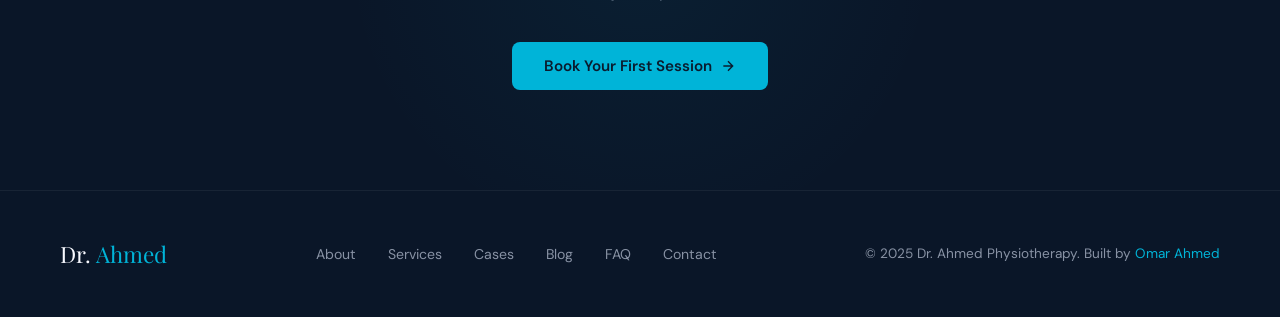
<file: cases.html>
<!DOCTYPE html>
<html lang="en">
<head>
<meta charset="UTF-8">
<meta name="viewport" content="width=device-width, initial-scale=1.0">
<title>Success Cases | Dr. Ahmed Physiotherapy</title>
<link rel="preconnect" href="https://fonts.googleapis.com">
<link href="https://fonts.googleapis.com/css2?family=Playfair+Display:ital,wght@0,400;0,600;0,700;1,400&family=DM+Sans:wght@300;400;500&display=swap" rel="stylesheet">
<style>
  :root {
    --navy: #0a1628;
    --navy-mid: #112240;
    --teal: #00b4d8;
    --teal-light: #90e0ef;
    --gold: #c9a84c;
    --white: #f8f9ff;
    --gray: #8892a4;
    --card-bg: #0d1f3c;
  }

  * { margin: 0; padding: 0; box-sizing: border-box; }
  html { scroll-behavior: smooth; }
  body {
    font-family: 'DM Sans', sans-serif;
    background: var(--navy);
    color: var(--white);
    overflow-x: hidden;
  }

  /* NAV */
  nav {
    position: fixed; top: 0; width: 100%; z-index: 100;
    padding: 20px 60px;
    display: flex; justify-content: space-between; align-items: center;
    background: rgba(10,22,40,0.92);
    backdrop-filter: blur(12px);
    border-bottom: 1px solid rgba(0,180,216,0.1);
  }
  .logo { font-family: 'Playfair Display', serif; font-size: 1.4rem; color: var(--white); text-decoration: none; }
  .logo span { color: var(--teal); }
  .nav-links { display: flex; gap: 36px; list-style: none; }
  .nav-links a { color: var(--gray); text-decoration: none; font-size: 0.9rem; font-weight: 500; transition: color 0.3s; }
  .nav-links a:hover, .nav-links a.active { color: var(--teal); }
  .nav-cta { background: var(--teal); color: var(--navy) !important; padding: 10px 24px; border-radius: 6px; font-weight: 600 !important; }

  /* ============ INTRO CINEMATIC ============ */
  #intro-overlay {
    position: fixed; inset: 0; z-index: 9999;
    background: #000;
    display: flex; flex-direction: column;
    align-items: center; justify-content: center;
    overflow: hidden;
    animation: introFadeOut 0.8s ease 5.5s forwards;
  }

  #intro-overlay::before {
    content: '';
    position: absolute; inset: 0;
    background: radial-gradient(ellipse at center, rgba(0,180,216,0.08) 0%, transparent 70%);
  }

  .intro-line {
    height: 1px;
    background: linear-gradient(90deg, transparent, var(--teal), transparent);
    width: 0;
    animation: lineExpand 1s ease 0.3s forwards;
    margin-bottom: 48px;
  }

  .intro-badge {
    font-size: 0.75rem;
    letter-spacing: 0.2em;
    color: var(--teal);
    text-transform: uppercase;
    opacity: 0;
    animation: fadeIn 0.8s ease 0.8s forwards;
    margin-bottom: 24px;
  }

  .intro-title {
    font-family: 'Playfair Display', serif;
    font-size: clamp(2.5rem, 6vw, 5rem);
    color: var(--white);
    text-align: center;
    line-height: 1.15;
    opacity: 0;
    transform: translateY(30px);
    animation: fadeUp 1s ease 1s forwards;
  }

  .intro-title em {
    font-style: italic;
    color: var(--teal);
  }

  .intro-sub {
    font-size: 1rem;
    color: var(--gray);
    text-align: center;
    margin-top: 20px;
    opacity: 0;
    animation: fadeIn 0.8s ease 1.8s forwards;
    letter-spacing: 0.04em;
  }

  .intro-stats {
    display: flex; gap: 64px;
    margin-top: 56px;
    opacity: 0;
    animation: fadeIn 0.8s ease 2.4s forwards;
  }

  .intro-stat { text-align: center; }

  .intro-stat-num {
    font-family: 'Playfair Display', serif;
    font-size: 2.8rem;
    color: var(--teal);
    font-weight: 700;
  }

  .intro-stat-label {
    font-size: 0.78rem;
    color: var(--gray);
    letter-spacing: 0.08em;
    text-transform: uppercase;
    margin-top: 4px;
  }

  .intro-line-bottom {
    height: 1px;
    background: linear-gradient(90deg, transparent, var(--teal), transparent);
    width: 0;
    margin-top: 56px;
    animation: lineExpand 1s ease 3s forwards;
  }

  .intro-skip {
    position: absolute; bottom: 40px; right: 48px;
    font-size: 0.8rem; color: var(--gray);
    letter-spacing: 0.08em;
    cursor: pointer;
    opacity: 0;
    animation: fadeIn 0.5s ease 1.5s forwards;
    transition: color 0.3s;
    border: none; background: none;
  }
  .intro-skip:hover { color: var(--teal); }

  @keyframes lineExpand { to { width: min(600px, 80vw); } }
  @keyframes introFadeOut { to { opacity: 0; pointer-events: none; visibility: hidden; } }
  @keyframes fadeIn { to { opacity: 1; } }
  @keyframes fadeUp { to { opacity: 1; transform: translateY(0); } }

  /* ============ MAIN CONTENT ============ */
  main { padding-top: 90px; }

  /* PAGE HERO */
  .page-hero {
    padding: 80px 60px 60px;
    position: relative;
    overflow: hidden;
    border-bottom: 1px solid rgba(248,249,255,0.06);
  }

  .page-hero::after {
    content: '';
    position: absolute; top: -100px; right: -100px;
    width: 500px; height: 500px;
    background: radial-gradient(circle, rgba(0,180,216,0.07) 0%, transparent 70%);
    border-radius: 50%;
  }

  .breadcrumb {
    font-size: 0.82rem; color: var(--gray);
    margin-bottom: 20px;
    display: flex; align-items: center; gap: 8px;
  }
  .breadcrumb a { color: var(--teal); text-decoration: none; }
  .breadcrumb span { color: var(--gray); }

  .page-tag {
    font-size: 0.8rem; color: var(--teal);
    letter-spacing: 0.1em; text-transform: uppercase;
    font-weight: 500; margin-bottom: 12px;
  }

  .page-title {
    font-family: 'Playfair Display', serif;
    font-size: clamp(2.2rem, 4vw, 3.4rem);
    font-weight: 700; line-height: 1.2;
    margin-bottom: 16px;
  }

  .page-title span { color: var(--teal); }

  .page-sub {
    color: var(--gray); font-size: 1rem;
    max-width: 560px; line-height: 1.7;
  }

  /* FILTER TABS */
  .filter-section {
    padding: 40px 60px 0;
    display: flex; gap: 12px; flex-wrap: wrap;
  }

  .filter-btn {
    padding: 10px 22px;
    border-radius: 100px;
    font-size: 0.85rem; font-weight: 500;
    cursor: pointer; transition: all 0.3s;
    border: 1px solid rgba(248,249,255,0.1);
    background: transparent; color: var(--gray);
    font-family: 'DM Sans', sans-serif;
  }

  .filter-btn:hover, .filter-btn.active {
    background: var(--teal);
    color: var(--navy);
    border-color: var(--teal);
  }

  /* CASES GRID */
  .cases-section { padding: 48px 60px 100px; }

  .cases-grid {
    display: grid;
    grid-template-columns: repeat(auto-fill, minmax(340px, 1fr));
    gap: 28px;
  }

  .case-card {
    background: var(--card-bg);
    border: 1px solid rgba(248,249,255,0.06);
    border-radius: 20px;
    overflow: hidden;
    transition: all 0.4s cubic-bezier(0.25, 0.46, 0.45, 0.94);
    cursor: pointer;
    opacity: 0;
    transform: translateY(24px);
  }

  .case-card.visible {
    opacity: 1;
    transform: translateY(0);
  }

  .case-card:hover {
    border-color: rgba(0,180,216,0.25);
    transform: translateY(-6px);
    box-shadow: 0 24px 48px rgba(0,0,0,0.4);
  }

  .case-thumb {
    height: 200px;
    position: relative;
    overflow: hidden;
    display: flex; align-items: center; justify-content: center;
  }

  .case-thumb-bg {
    position: absolute; inset: 0;
    transition: transform 0.6s ease;
  }

  .case-card:hover .case-thumb-bg { transform: scale(1.05); }

  .case-thumb-icon {
    font-size: 3.5rem;
    position: relative; z-index: 1;
    filter: drop-shadow(0 4px 20px rgba(0,0,0,0.5));
  }

  .case-tag-pill {
    position: absolute; top: 16px; left: 16px;
    background: rgba(0,180,216,0.15);
    border: 1px solid rgba(0,180,216,0.3);
    color: var(--teal);
    font-size: 0.72rem;
    padding: 5px 12px; border-radius: 100px;
    letter-spacing: 0.05em; font-weight: 500;
    z-index: 2;
  }

  .case-outcome {
    position: absolute; top: 16px; right: 16px;
    background: rgba(0,200,100,0.15);
    border: 1px solid rgba(0,200,100,0.3);
    color: #4ade80;
    font-size: 0.72rem;
    padding: 5px 12px; border-radius: 100px;
    font-weight: 600;
    z-index: 2;
  }

  .case-body { padding: 28px; }

  .case-meta {
    display: flex; gap: 16px; margin-bottom: 14px;
  }

  .case-meta-item {
    display: flex; align-items: center; gap: 5px;
    font-size: 0.78rem; color: var(--gray);
  }

  .case-title {
    font-family: 'Playfair Display', serif;
    font-size: 1.2rem; font-weight: 600;
    margin-bottom: 10px; line-height: 1.4;
  }

  .case-excerpt {
    color: var(--gray); font-size: 0.88rem;
    line-height: 1.7; margin-bottom: 20px;
  }

  .case-progress {
    margin-bottom: 20px;
  }

  .progress-label {
    display: flex; justify-content: space-between;
    font-size: 0.78rem; color: var(--gray);
    margin-bottom: 6px;
  }

  .progress-bar {
    height: 4px; background: rgba(248,249,255,0.08);
    border-radius: 100px; overflow: hidden;
  }

  .progress-fill {
    height: 100%; border-radius: 100px;
    background: linear-gradient(90deg, var(--teal), var(--teal-light));
    width: 0;
    transition: width 1.2s ease;
  }

  .case-card.visible .progress-fill { width: var(--progress); }

  .case-footer {
    display: flex; justify-content: space-between; align-items: center;
    padding-top: 16px;
    border-top: 1px solid rgba(248,249,255,0.06);
  }

  .case-duration {
    font-size: 0.8rem; color: var(--gray);
  }

  .case-link {
    font-size: 0.82rem; color: var(--teal);
    text-decoration: none; font-weight: 500;
    display: flex; align-items: center; gap: 4px;
    transition: gap 0.3s;
  }

  .case-link:hover { gap: 8px; }

  /* FEATURED CASE */
  .featured-case {
    background: var(--card-bg);
    border: 1px solid rgba(0,180,216,0.15);
    border-radius: 24px;
    padding: 48px;
    margin-bottom: 28px;
    display: grid;
    grid-template-columns: 1fr 1fr;
    gap: 48px;
    align-items: center;
    position: relative;
    overflow: hidden;
    opacity: 0; transform: translateY(24px);
    transition: all 0.7s ease;
  }

  .featured-case.visible { opacity: 1; transform: translateY(0); }

  .featured-case::before {
    content: 'FEATURED';
    position: absolute; top: 20px; right: 20px;
    font-size: 0.68rem; letter-spacing: 0.15em;
    color: var(--gold); border: 1px solid rgba(201,168,76,0.3);
    padding: 4px 12px; border-radius: 100px;
  }

  .featured-badge {
    display: inline-flex; align-items: center; gap: 6px;
    background: rgba(0,180,216,0.1);
    border: 1px solid rgba(0,180,216,0.2);
    color: var(--teal); font-size: 0.75rem;
    padding: 5px 14px; border-radius: 100px;
    letter-spacing: 0.05em; margin-bottom: 20px;
  }

  .featured-title {
    font-family: 'Playfair Display', serif;
    font-size: 1.9rem; font-weight: 700;
    line-height: 1.3; margin-bottom: 16px;
  }

  .featured-title span { color: var(--teal); }

  .featured-desc {
    color: var(--gray); line-height: 1.75;
    margin-bottom: 28px; font-size: 0.95rem;
  }

  .featured-metrics {
    display: flex; gap: 32px;
  }

  .metric { text-align: center; }

  .metric-num {
    font-family: 'Playfair Display', serif;
    font-size: 2rem; font-weight: 700; color: var(--teal);
  }

  .metric-label {
    font-size: 0.75rem; color: var(--gray);
    margin-top: 4px; letter-spacing: 0.04em;
  }

  .featured-visual {
    background: linear-gradient(135deg, rgba(0,180,216,0.08) 0%, rgba(0,180,216,0.02) 100%);
    border: 1px solid rgba(0,180,216,0.1);
    border-radius: 16px;
    padding: 36px;
    text-align: center;
  }

  .featured-icon { font-size: 5rem; margin-bottom: 24px; display: block; }

  .timeline {
    text-align: left;
    display: flex; flex-direction: column; gap: 16px;
  }

  .timeline-item {
    display: flex; gap: 14px; align-items: flex-start;
  }

  .timeline-dot {
    width: 10px; height: 10px; min-width: 10px;
    background: var(--teal); border-radius: 50%;
    margin-top: 5px;
    position: relative;
  }

  .timeline-dot::after {
    content: '';
    position: absolute; top: 10px; left: 4px;
    width: 1px; height: 26px;
    background: rgba(0,180,216,0.2);
  }

  .timeline-item:last-child .timeline-dot::after { display: none; }

  .timeline-text strong { font-size: 0.85rem; display: block; margin-bottom: 2px; }
  .timeline-text span { font-size: 0.78rem; color: var(--gray); }

  /* TESTIMONIALS */
  .testimonials-section {
    padding: 80px 60px;
    background: var(--navy-mid);
  }

  .section-tag { font-size: 0.8rem; color: var(--teal); letter-spacing: 0.1em; text-transform: uppercase; font-weight: 500; margin-bottom: 12px; }
  .section-title { font-family: 'Playfair Display', serif; font-size: clamp(1.8rem, 3vw, 2.4rem); font-weight: 700; margin-bottom: 40px; }

  .testimonials-grid {
    display: grid; grid-template-columns: repeat(auto-fit, minmax(280px, 1fr));
    gap: 24px;
  }

  .testimonial-card {
    background: var(--card-bg);
    border: 1px solid rgba(248,249,255,0.06);
    border-radius: 16px; padding: 32px;
    transition: all 0.3s;
    opacity: 0; transform: translateY(20px);
  }

  .testimonial-card.visible { opacity: 1; transform: translateY(0); }
  .testimonial-card:hover { border-color: rgba(0,180,216,0.15); transform: translateY(-4px); }

  .stars { color: var(--gold); font-size: 0.9rem; margin-bottom: 16px; letter-spacing: 2px; }

  .testimonial-text {
    font-style: italic; color: var(--gray);
    line-height: 1.7; margin-bottom: 20px;
    font-size: 0.92rem;
  }

  .testimonial-author { display: flex; align-items: center; gap: 12px; }

  .author-avatar {
    width: 40px; height: 40px; border-radius: 50%;
    background: linear-gradient(135deg, var(--teal), var(--navy-mid));
    display: flex; align-items: center; justify-content: center;
    font-weight: 600; font-size: 0.9rem;
  }

  .author-name { font-weight: 500; font-size: 0.9rem; }
  .author-case { font-size: 0.78rem; color: var(--gray); }

  /* CTA */
  .cta-section {
    padding: 100px 60px;
    text-align: center; position: relative; overflow: hidden;
  }

  .cta-section::before {
    content: '';
    position: absolute; top: 50%; left: 50%; transform: translate(-50%,-50%);
    width: 600px; height: 600px;
    background: radial-gradient(circle, rgba(0,180,216,0.06) 0%, transparent 70%);
    border-radius: 50%;
  }

  .cta-section h2 { font-family: 'Playfair Display', serif; font-size: clamp(2rem, 4vw, 2.8rem); margin-bottom: 16px; }
  .cta-section p { color: var(--gray); max-width: 460px; margin: 0 auto 36px; line-height: 1.7; }

  .btn-primary {
    background: var(--teal); color: var(--navy);
    padding: 14px 32px; border-radius: 8px;
    font-weight: 600; font-size: 0.95rem;
    text-decoration: none; transition: all 0.3s;
    display: inline-flex; align-items: center; gap: 8px;
  }

  .btn-primary:hover {
    background: var(--teal-light);
    transform: translateY(-2px);
    box-shadow: 0 12px 32px rgba(0,180,216,0.25);
  }

  /* FOOTER */
  footer {
    padding: 48px 60px;
    border-top: 1px solid rgba(248,249,255,0.06);
    display: flex; justify-content: space-between; align-items: center; flex-wrap: wrap; gap: 20px;
  }

  .footer-links { display: flex; gap: 32px; list-style: none; }
  .footer-links a { color: var(--gray); text-decoration: none; font-size: 0.88rem; transition: color 0.3s; }
  .footer-links a:hover { color: var(--teal); }
  .footer-copy { color: var(--gray); font-size: 0.85rem; }
  .footer-copy span { color: var(--teal); }

  @media (max-width: 768px) {
    nav { padding: 16px 24px; }
    .nav-links { display: none; }
    .page-hero, .filter-section, .cases-section, .testimonials-section, .cta-section { padding-left: 24px; padding-right: 24px; }
    .featured-case { grid-template-columns: 1fr; gap: 28px; padding: 28px; }
    .featured-metrics { gap: 20px; }
    footer { padding: 32px 24px; flex-direction: column; text-align: center; }
  }
</style>
</head>
<body>

<!-- CINEMATIC INTRO -->
<div id="intro-overlay">
  <div class="intro-line"></div>
  <div class="intro-badge">Dr. Ahmed Physiotherapy</div>
  <h1 class="intro-title">Real Patients.<br><em>Real Recovery.</em></h1>
  <p class="intro-sub">Every case is a story of perseverance, trust, and transformation.</p>
  <div class="intro-stats">
    <div class="intro-stat">
      <div class="intro-stat-num">2K+</div>
      <div class="intro-stat-label">Patients Treated</div>
    </div>
    <div class="intro-stat">
      <div class="intro-stat-num">98%</div>
      <div class="intro-stat-label">Recovery Rate</div>
    </div>
    <div class="intro-stat">
      <div class="intro-stat-num">12+</div>
      <div class="intro-stat-label">Years Experience</div>
    </div>
  </div>
  <div class="intro-line-bottom"></div>
  <button class="intro-skip" onclick="skipIntro()">Skip ›</button>
</div>

<!-- NAV -->
<nav>
  <a href="index.html" class="logo">Dr. <span>Ahmed</span></a>
  <ul class="nav-links">
    <li><a href="index.html">Home</a></li>
    <li><a href="about.html">About</a></li>
    <li><a href="services.html">Services</a></li>
    <li><a href="cases.html" class="active">Cases</a></li>
    <li><a href="blog.html">Blog</a></li>
    <li><a href="team.html">Team</a></li>
    <li><a href="contact.html">Contact</a></li>
    <li><a href="appointment.html" class="nav-cta">Book Now</a></li>
  </ul>
</nav>

<main>

  <!-- PAGE HERO -->
  <section class="page-hero">
    <div class="breadcrumb">
      <a href="index.html">Home</a>
      <span>›</span>
      <span>Success Cases</span>
    </div>
    <div class="page-tag">Patient Stories</div>
    <h1 class="page-title">Real Recoveries.<br>Remarkable <span>Outcomes.</span></h1>
    <p class="page-sub">Documented case studies from our clinic — every journey from first session to full recovery.</p>
  </section>

  <!-- FILTER -->
  <div class="filter-section">
    <button class="filter-btn active" onclick="filterCases('all', this)">All Cases</button>
    <button class="filter-btn" onclick="filterCases('orthopedic', this)">Orthopedic</button>
    <button class="filter-btn" onclick="filterCases('sports', this)">Sports</button>
    <button class="filter-btn" onclick="filterCases('neurological', this)">Neurological</button>
    <button class="filter-btn" onclick="filterCases('chronic', this)">Chronic Pain</button>
    <button class="filter-btn" onclick="filterCases('postsurgical', this)">Post-Surgical</button>
  </div>

  <!-- CASES -->
  <section class="cases-section">

    <!-- FEATURED -->
    <div class="featured-case" data-cat="sports">
      <div>
        <div class="featured-badge">⭐ Most Remarkable Case</div>
        <h2 class="featured-title">From <span>Torn ACL</span> to Marathon Finish</h2>
        <p class="featured-desc">Ahmed, 28, a semi-professional footballer, suffered a complete ACL tear during a match. Through our intensive sports rehabilitation protocol — combining manual therapy, neuromuscular training, and progressive loading — he not only returned to play, but completed his first half-marathon 14 months post-injury.</p>
        <div class="featured-metrics">
          <div class="metric">
            <div class="metric-num">14</div>
            <div class="metric-label">Months Recovery</div>
          </div>
          <div class="metric">
            <div class="metric-num">100%</div>
            <div class="metric-label">Strength Restored</div>
          </div>
          <div class="metric">
            <div class="metric-num">0</div>
            <div class="metric-label">Re-injury Risk</div>
          </div>
        </div>
      </div>
      <div class="featured-visual">
        <span class="featured-icon">🏃</span>
        <div class="timeline">
          <div class="timeline-item">
            <div class="timeline-dot"></div>
            <div class="timeline-text">
              <strong>Week 1–4: Acute Phase</strong>
              <span>Swelling control, gentle ROM, pain management</span>
            </div>
          </div>
          <div class="timeline-item">
            <div class="timeline-dot"></div>
            <div class="timeline-text">
              <strong>Month 2–4: Strength Phase</strong>
              <span>Progressive resistance, neuromuscular training</span>
            </div>
          </div>
          <div class="timeline-item">
            <div class="timeline-dot"></div>
            <div class="timeline-text">
              <strong>Month 5–10: Sport-Specific</strong>
              <span>Agility drills, running mechanics, confidence</span>
            </div>
          </div>
          <div class="timeline-item">
            <div class="timeline-dot"></div>
            <div class="timeline-text">
              <strong>Month 14: Full Return</strong>
              <span>Cleared for competition + marathon completed</span>
            </div>
          </div>
        </div>
      </div>
    </div>

    <!-- GRID CASES -->
    <div class="cases-grid">

      <div class="case-card" data-cat="orthopedic" style="transition-delay:0.05s">
        <div class="case-thumb">
          <div class="case-thumb-bg" style="background: linear-gradient(135deg, #0d2137 0%, #0a3d5c 100%);"></div>
          <div class="case-thumb-icon">🦴</div>
          <div class="case-tag-pill">Orthopedic</div>
          <div class="case-outcome">✓ Full Recovery</div>
        </div>
        <div class="case-body">
          <div class="case-meta">
            <span class="case-meta-item">👤 Male, 45</span>
            <span class="case-meta-item">📅 6 months</span>
          </div>
          <h3 class="case-title">Chronic Lower Back Pain — Disc Herniation</h3>
          <p class="case-excerpt">Office worker with 3-year history of L4-L5 disc herniation, radiating leg pain, and limited mobility. Conservative management achieved full pain elimination.</p>
          <div class="case-progress">
            <div class="progress-label"><span>Pain Reduction</span><span>94%</span></div>
            <div class="progress-bar"><div class="progress-fill" style="--progress: 94%"></div></div>
          </div>
          <div class="case-footer">
            <span class="case-duration">18 sessions total</span>
            <a href="#" class="case-link">Read more →</a>
          </div>
        </div>
      </div>

      <div class="case-card" data-cat="neurological" style="transition-delay:0.1s">
        <div class="case-thumb">
          <div class="case-thumb-bg" style="background: linear-gradient(135deg, #0d1f3c 0%, #1a0a3d 100%);"></div>
          <div class="case-thumb-icon">🧠</div>
          <div class="case-tag-pill">Neurological</div>
          <div class="case-outcome">✓ Independent Walk</div>
        </div>
        <div class="case-body">
          <div class="case-meta">
            <span class="case-meta-item">👤 Female, 62</span>
            <span class="case-meta-item">📅 8 months</span>
          </div>
          <h3 class="case-title">Post-Stroke Rehabilitation — Hemiplegia</h3>
          <p class="case-excerpt">Following left-side ischemic stroke, patient presented with complete right-side weakness. Intensive neurological rehab restored independent ambulation and daily function.</p>
          <div class="case-progress">
            <div class="progress-label"><span>Mobility Restored</span><span>82%</span></div>
            <div class="progress-bar"><div class="progress-fill" style="--progress: 82%"></div></div>
          </div>
          <div class="case-footer">
            <span class="case-duration">32 sessions total</span>
            <a href="#" class="case-link">Read more →</a>
          </div>
        </div>
      </div>

      <div class="case-card" data-cat="postsurgical" style="transition-delay:0.15s">
        <div class="case-thumb">
          <div class="case-thumb-bg" style="background: linear-gradient(135deg, #0d2a1f 0%, #0a3d2c 100%);"></div>
          <div class="case-thumb-icon">🦷</div>
          <div class="case-tag-pill">Post-Surgical</div>
          <div class="case-outcome">✓ Back to Work</div>
        </div>
        <div class="case-body">
          <div class="case-meta">
            <span class="case-meta-item">👤 Male, 38</span>
            <span class="case-meta-item">📅 4 months</span>
          </div>
          <h3 class="case-title">Total Knee Replacement Recovery</h3>
          <p class="case-excerpt">Post-TKR rehabilitation achieving full range of motion, strength parity, and stair climbing within 16 weeks. Returned to desk job and recreational cycling.</p>
          <div class="case-progress">
            <div class="progress-label"><span>ROM Achievement</span><span>97%</span></div>
            <div class="progress-bar"><div class="progress-fill" style="--progress: 97%"></div></div>
          </div>
          <div class="case-footer">
            <span class="case-duration">24 sessions total</span>
            <a href="#" class="case-link">Read more →</a>
          </div>
        </div>
      </div>

      <div class="case-card" data-cat="chronic" style="transition-delay:0.2s">
        <div class="case-thumb">
          <div class="case-thumb-bg" style="background: linear-gradient(135deg, #2a1a0d 0%, #3d2a0a 100%);"></div>
          <div class="case-thumb-icon">💆</div>
          <div class="case-tag-pill">Chronic Pain</div>
          <div class="case-outcome">✓ Pain-Free</div>
        </div>
        <div class="case-body">
          <div class="case-meta">
            <span class="case-meta-item">👤 Female, 34</span>
            <span class="case-meta-item">📅 3 months</span>
          </div>
          <h3 class="case-title">Chronic Neck Pain & Cervicogenic Headaches</h3>
          <p class="case-excerpt">Teacher with 5-year history of daily headaches from cervical dysfunction. Manual therapy and posture retraining eliminated headaches entirely within 12 weeks.</p>
          <div class="case-progress">
            <div class="progress-label"><span>Headache Frequency</span><span>−96%</span></div>
            <div class="progress-bar"><div class="progress-fill" style="--progress: 96%"></div></div>
          </div>
          <div class="case-footer">
            <span class="case-duration">14 sessions total</span>
            <a href="#" class="case-link">Read more →</a>
          </div>
        </div>
      </div>

      <div class="case-card" data-cat="sports" style="transition-delay:0.25s">
        <div class="case-thumb">
          <div class="case-thumb-bg" style="background: linear-gradient(135deg, #0d1a2a 0%, #0a2a3d 100%);"></div>
          <div class="case-thumb-icon">🏊</div>
          <div class="case-tag-pill">Sports</div>
          <div class="case-outcome">✓ Competition Return</div>
        </div>
        <div class="case-body">
          <div class="case-meta">
            <span class="case-meta-item">👤 Female, 22</span>
            <span class="case-meta-item">📅 5 months</span>
          </div>
          <h3 class="case-title">Swimmer's Shoulder — Rotator Cuff Tear</h3>
          <p class="case-excerpt">Competitive swimmer with partial rotator cuff tear avoided surgery through targeted strengthening, manual therapy, and biomechanical stroke correction.</p>
          <div class="case-progress">
            <div class="progress-label"><span>Strength Recovery</span><span>91%</span></div>
            <div class="progress-bar"><div class="progress-fill" style="--progress: 91%"></div></div>
          </div>
          <div class="case-footer">
            <span class="case-duration">20 sessions total</span>
            <a href="#" class="case-link">Read more →</a>
          </div>
        </div>
      </div>

      <div class="case-card" data-cat="orthopedic" style="transition-delay:0.3s">
        <div class="case-thumb">
          <div class="case-thumb-bg" style="background: linear-gradient(135deg, #1a0d2a 0%, #2a0a3d 100%);"></div>
          <div class="case-thumb-icon">🚶</div>
          <div class="case-tag-pill">Orthopedic</div>
          <div class="case-outcome">✓ Surgery Avoided</div>
        </div>
        <div class="case-body">
          <div class="case-meta">
            <span class="case-meta-item">👤 Male, 55</span>
            <span class="case-meta-item">📅 7 months</span>
          </div>
          <h3 class="case-title">Severe Hip Osteoarthritis — Non-Surgical</h3>
          <p class="case-excerpt">Patient referred for hip replacement consultation chose conservative physio first. Progressive exercise therapy and manual work restored function and eliminated surgery need.</p>
          <div class="case-progress">
            <div class="progress-label"><span>Function Restored</span><span>88%</span></div>
            <div class="progress-bar"><div class="progress-fill" style="--progress: 88%"></div></div>
          </div>
          <div class="case-footer">
            <span class="case-duration">28 sessions total</span>
            <a href="#" class="case-link">Read more →</a>
          </div>
        </div>
      </div>

    </div>
  </section>

  <!-- TESTIMONIALS -->
  <section class="testimonials-section">
    <div class="section-tag">Patient Voices</div>
    <h2 class="section-title">What Our Patients <span style="color:var(--teal)">Say</span></h2>
    <div class="testimonials-grid">
      <div class="testimonial-card">
        <div class="stars">★★★★★</div>
        <p class="testimonial-text">"After years of chronic back pain, Dr. Ahmed's team gave me my life back. The personalized approach made all the difference."</p>
        <div class="testimonial-author">
          <div class="author-avatar">M</div>
          <div>
            <div class="author-name">Mohamed K.</div>
            <div class="author-case">Disc Herniation Case</div>
          </div>
        </div>
      </div>
      <div class="testimonial-card">
        <div class="stars">★★★★★</div>
        <p class="testimonial-text">"I was told surgery was inevitable. Six months later, I'm hiking again without pain. Absolutely incredible results."</p>
        <div class="testimonial-author">
          <div class="author-avatar">S</div>
          <div>
            <div class="author-name">Sara A.</div>
            <div class="author-case">Hip Osteoarthritis Case</div>
          </div>
        </div>
      </div>
      <div class="testimonial-card">
        <div class="stars">★★★★★</div>
        <p class="testimonial-text">"The stroke took everything from me. Dr. Ahmed's rehab program gave it all back. I can walk independently again."</p>
        <div class="testimonial-author">
          <div class="author-avatar">F</div>
          <div>
            <div class="author-name">Fatma H.</div>
            <div class="author-case">Post-Stroke Rehabilitation</div>
          </div>
        </div>
      </div>
    </div>
  </section>

  <!-- CTA -->
  <section class="cta-section">
    <h2>Your Recovery Story<br><span style="color:var(--teal)">Starts Here.</span></h2>
    <p>Join thousands of patients who trusted us with their recovery journey.</p>
    <a href="appointment.html" class="btn-primary">
      Book Your First Session
      <svg width="16" height="16" viewBox="0 0 24 24" fill="none" stroke="currentColor" stroke-width="2"><path d="M5 12h14M12 5l7 7-7 7"/></svg>
    </a>
  </section>

</main>

<!-- FOOTER -->
<footer>
  <a href="index.html" class="logo">Dr. <span>Ahmed</span></a>
  <ul class="footer-links">
    <li><a href="about.html">About</a></li>
    <li><a href="services.html">Services</a></li>
    <li><a href="cases.html">Cases</a></li>
    <li><a href="blog.html">Blog</a></li>
    <li><a href="faq.html">FAQ</a></li>
    <li><a href="contact.html">Contact</a></li>
  </ul>
  <p class="footer-copy">© 2025 Dr. Ahmed Physiotherapy. Built by <span>Omar Ahmed</span></p>
</footer>

<script>
  // Skip intro
  function skipIntro() {
    const overlay = document.getElementById('intro-overlay');
    overlay.style.animation = 'none';
    overlay.style.opacity = '0';
    overlay.style.pointerEvents = 'none';
    overlay.style.visibility = 'hidden';
  }

  // Auto-skip after animation ends
  setTimeout(() => {
    const overlay = document.getElementById('intro-overlay');
    if (overlay) overlay.style.visibility = 'hidden';
  }, 6300);

  // Scroll reveal
  const observer = new IntersectionObserver((entries) => {
    entries.forEach(e => {
      if (e.isIntersecting) {
        e.target.classList.add('visible');
      }
    });
  }, { threshold: 0.1 });

  document.querySelectorAll('.case-card, .featured-case, .testimonial-card').forEach(el => observer.observe(el));

  // Filter
  function filterCases(cat, btn) {
    document.querySelectorAll('.filter-btn').forEach(b => b.classList.remove('active'));
    btn.classList.add('active');

    document.querySelectorAll('.case-card, .featured-case').forEach(card => {
      const cardCat = card.getAttribute('data-cat');
      if (cat === 'all' || cardCat === cat) {
        card.style.display = '';
        setTimeout(() => card.classList.add('visible'), 50);
      } else {
        card.classList.remove('visible');
        card.style.display = 'none';
      }
    });
  }

  // Nav scroll
  window.addEventListener('scroll', () => {
    document.querySelector('nav').style.background =
      window.scrollY > 50 ? 'rgba(10,22,40,0.98)' : 'rgba(10,22,40,0.92)';
  });
</script>
</body>
</html>
</file>
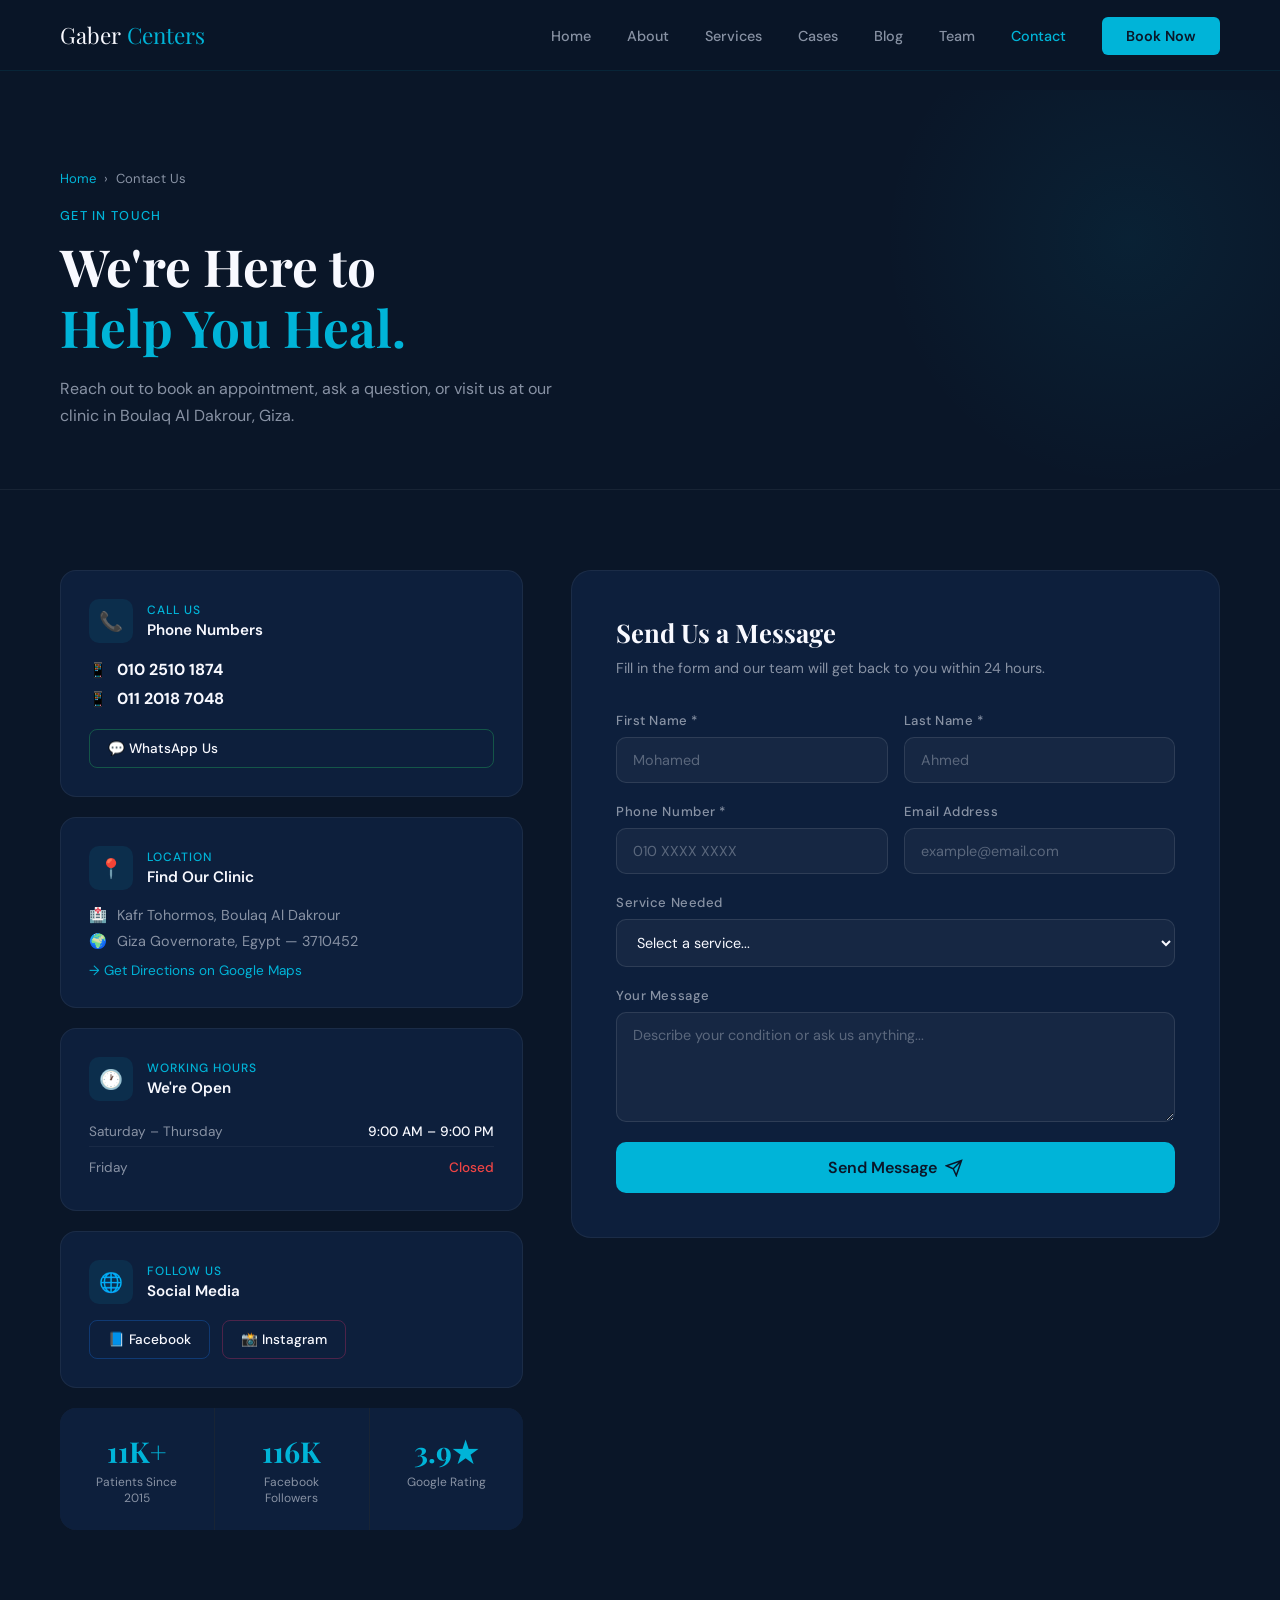
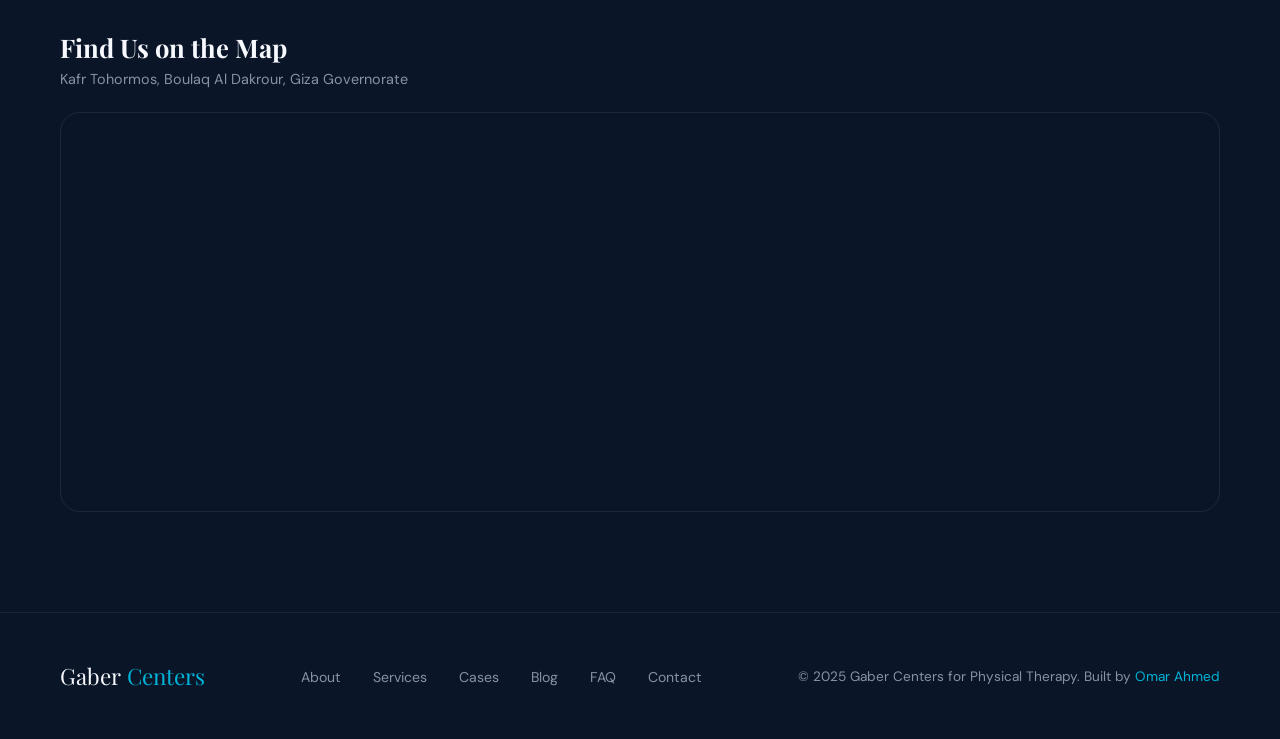
<file: contact.html>
<!DOCTYPE html>
<html lang="en">
<head>
<meta charset="UTF-8">
<meta name="viewport" content="width=device-width, initial-scale=1.0">
<title>Contact Us | Gaber Centers for Physical Therapy</title>
<link rel="preconnect" href="https://fonts.googleapis.com">
<link href="https://fonts.googleapis.com/css2?family=Playfair+Display:wght@400;600;700&family=DM+Sans:wght@300;400;500&display=swap" rel="stylesheet">
<style>
  :root {
    --navy: #0a1628;
    --navy-mid: #112240;
    --teal: #00b4d8;
    --teal-light: #90e0ef;
    --gold: #c9a84c;
    --white: #f8f9ff;
    --gray: #8892a4;
    --card-bg: #0d1f3c;
  }

  * { margin: 0; padding: 0; box-sizing: border-box; }
  html { scroll-behavior: smooth; }
  body { font-family: 'DM Sans', sans-serif; background: var(--navy); color: var(--white); overflow-x: hidden; }

  /* NAV */
  nav {
    position: fixed; top: 0; width: 100%; z-index: 100;
    padding: 20px 60px;
    display: flex; justify-content: space-between; align-items: center;
    background: rgba(10,22,40,0.92);
    backdrop-filter: blur(12px);
    border-bottom: 1px solid rgba(0,180,216,0.1);
  }
  .logo { font-family: 'Playfair Display', serif; font-size: 1.4rem; color: var(--white); text-decoration: none; }
  .logo span { color: var(--teal); }
  .nav-links { display: flex; gap: 36px; list-style: none; }
  .nav-links a { color: var(--gray); text-decoration: none; font-size: 0.9rem; font-weight: 500; transition: color 0.3s; }
  .nav-links a:hover, .nav-links a.active { color: var(--teal); }
  .nav-cta { background: var(--teal); color: var(--navy) !important; padding: 10px 24px; border-radius: 6px; font-weight: 600 !important; }

  main { padding-top: 90px; }

  /* PAGE HERO */
  .page-hero {
    padding: 80px 60px 60px;
    position: relative; overflow: hidden;
    border-bottom: 1px solid rgba(248,249,255,0.06);
  }
  .page-hero::after {
    content: '';
    position: absolute; top: -100px; right: -100px;
    width: 500px; height: 500px;
    background: radial-gradient(circle, rgba(0,180,216,0.07) 0%, transparent 70%);
    border-radius: 50%;
  }
  .breadcrumb { font-size: 0.82rem; color: var(--gray); margin-bottom: 20px; display: flex; align-items: center; gap: 8px; }
  .breadcrumb a { color: var(--teal); text-decoration: none; }
  .page-tag { font-size: 0.8rem; color: var(--teal); letter-spacing: 0.1em; text-transform: uppercase; font-weight: 500; margin-bottom: 12px; }
  .page-title { font-family: 'Playfair Display', serif; font-size: clamp(2.2rem, 4vw, 3.2rem); font-weight: 700; line-height: 1.2; margin-bottom: 16px; }
  .page-title span { color: var(--teal); }
  .page-sub { color: var(--gray); font-size: 1rem; max-width: 520px; line-height: 1.7; }

  /* CONTACT GRID */
  .contact-section { padding: 80px 60px 100px; }

  .contact-grid {
    display: grid;
    grid-template-columns: 1fr 1.4fr;
    gap: 48px;
    align-items: start;
  }

  /* INFO SIDE */
  .info-cards { display: flex; flex-direction: column; gap: 20px; }

  .info-card {
    background: var(--card-bg);
    border: 1px solid rgba(248,249,255,0.06);
    border-radius: 16px;
    padding: 28px;
    transition: all 0.3s;
    opacity: 0; transform: translateX(-20px);
  }

  .info-card.visible { opacity: 1; transform: translateX(0); }
  .info-card:hover { border-color: rgba(0,180,216,0.2); transform: translateY(-3px); }

  .info-card-header {
    display: flex; align-items: center; gap: 14px;
    margin-bottom: 16px;
  }

  .info-icon {
    width: 44px; height: 44px;
    background: rgba(0,180,216,0.1);
    border-radius: 10px;
    display: flex; align-items: center; justify-content: center;
    font-size: 1.2rem;
  }

  .info-label { font-size: 0.75rem; color: var(--teal); letter-spacing: 0.08em; text-transform: uppercase; font-weight: 500; }
  .info-title { font-weight: 600; font-size: 0.95rem; margin-top: 2px; }

  .info-content { display: flex; flex-direction: column; gap: 8px; }

  .info-line {
    display: flex; align-items: center; gap: 10px;
    color: var(--gray); font-size: 0.9rem;
  }

  .info-line a {
    color: var(--gray); text-decoration: none;
    transition: color 0.3s;
  }
  .info-line a:hover { color: var(--teal); }

  .info-line strong { color: var(--white); font-size: 1rem; }

  /* HOURS TABLE */
  .hours-grid { display: flex; flex-direction: column; gap: 6px; }

  .hours-row {
    display: flex; justify-content: space-between;
    font-size: 0.85rem; padding: 6px 0;
    border-bottom: 1px solid rgba(248,249,255,0.05);
  }

  .hours-row:last-child { border-bottom: none; }
  .hours-day { color: var(--gray); }
  .hours-time { color: var(--white); font-weight: 500; }
  .hours-closed { color: #ef4444; font-weight: 500; }

  /* SOCIAL */
  .social-links { display: flex; gap: 12px; margin-top: 4px; }

  .social-btn {
    display: flex; align-items: center; gap: 8px;
    padding: 10px 18px; border-radius: 8px;
    font-size: 0.85rem; font-weight: 500;
    text-decoration: none; transition: all 0.3s;
    border: 1px solid rgba(248,249,255,0.1);
    color: var(--white);
  }

  .social-btn:hover { transform: translateY(-2px); }
  .social-btn.facebook { border-color: rgba(24,119,242,0.3); }
  .social-btn.facebook:hover { background: rgba(24,119,242,0.1); border-color: rgba(24,119,242,0.5); }
  .social-btn.instagram { border-color: rgba(225,48,108,0.3); }
  .social-btn.instagram:hover { background: rgba(225,48,108,0.1); border-color: rgba(225,48,108,0.5); }
  .social-btn.whatsapp { border-color: rgba(37,211,102,0.3); }
  .social-btn.whatsapp:hover { background: rgba(37,211,102,0.1); border-color: rgba(37,211,102,0.5); }

  /* STATS STRIP */
  .stats-strip {
    display: grid; grid-template-columns: repeat(3, 1fr);
    gap: 1px; background: rgba(248,249,255,0.06);
    border-radius: 16px; overflow: hidden;
    margin-top: 20px;
  }

  .stat-box {
    background: var(--card-bg);
    padding: 24px; text-align: center;
    opacity: 0; transform: translateY(16px);
    transition: all 0.5s ease;
  }

  .stat-box.visible { opacity: 1; transform: translateY(0); }

  .stat-num { font-family: 'Playfair Display', serif; font-size: 1.8rem; font-weight: 700; color: var(--teal); }
  .stat-label { font-size: 0.75rem; color: var(--gray); margin-top: 4px; }

  /* FORM SIDE */
  .form-card {
    background: var(--card-bg);
    border: 1px solid rgba(248,249,255,0.06);
    border-radius: 20px;
    padding: 44px;
    opacity: 0; transform: translateX(20px);
    transition: all 0.7s ease;
  }

  .form-card.visible { opacity: 1; transform: translateX(0); }

  .form-title {
    font-family: 'Playfair Display', serif;
    font-size: 1.6rem; font-weight: 700;
    margin-bottom: 8px;
  }

  .form-sub { color: var(--gray); font-size: 0.9rem; margin-bottom: 32px; line-height: 1.6; }

  .form-row { display: grid; grid-template-columns: 1fr 1fr; gap: 16px; }

  .form-group { display: flex; flex-direction: column; gap: 8px; margin-bottom: 20px; }

  .form-group label { font-size: 0.82rem; color: var(--gray); font-weight: 500; letter-spacing: 0.04em; }

  .form-group input,
  .form-group select,
  .form-group textarea {
    background: rgba(248,249,255,0.04);
    border: 1px solid rgba(248,249,255,0.1);
    border-radius: 10px;
    padding: 13px 16px;
    color: var(--white);
    font-family: 'DM Sans', sans-serif;
    font-size: 0.9rem;
    transition: all 0.3s;
    outline: none;
  }

  .form-group input:focus,
  .form-group select:focus,
  .form-group textarea:focus {
    border-color: var(--teal);
    background: rgba(0,180,216,0.04);
    box-shadow: 0 0 0 3px rgba(0,180,216,0.08);
  }

  .form-group input::placeholder,
  .form-group textarea::placeholder { color: rgba(136,146,164,0.6); }

  .form-group select option { background: var(--navy-mid); }

  .form-group textarea { resize: vertical; min-height: 110px; }

  .btn-submit {
    width: 100%;
    background: var(--teal);
    color: var(--navy);
    padding: 15px;
    border-radius: 10px;
    font-weight: 600;
    font-size: 1rem;
    border: none;
    cursor: pointer;
    transition: all 0.3s;
    font-family: 'DM Sans', sans-serif;
    display: flex; align-items: center; justify-content: center; gap: 8px;
    margin-top: 8px;
  }

  .btn-submit:hover {
    background: var(--teal-light);
    transform: translateY(-2px);
    box-shadow: 0 12px 32px rgba(0,180,216,0.3);
  }

  /* SUCCESS MSG */
  .success-msg {
    display: none;
    background: rgba(74,222,128,0.1);
    border: 1px solid rgba(74,222,128,0.3);
    color: #4ade80;
    padding: 16px 20px;
    border-radius: 10px;
    font-size: 0.9rem;
    margin-top: 16px;
    text-align: center;
  }

  /* MAP */
  .map-section { padding: 0 60px 100px; }

  .map-header { margin-bottom: 24px; }
  .map-header h2 { font-family: 'Playfair Display', serif; font-size: 1.6rem; font-weight: 700; }
  .map-header p { color: var(--gray); font-size: 0.9rem; margin-top: 6px; }

  .map-container {
    border-radius: 20px; overflow: hidden;
    border: 1px solid rgba(248,249,255,0.08);
    height: 400px;
    position: relative;
  }

  .map-container iframe { width: 100%; height: 100%; border: none; filter: invert(90%) hue-rotate(180deg); }

  /* FOOTER */
  footer {
    padding: 48px 60px;
    border-top: 1px solid rgba(248,249,255,0.06);
    display: flex; justify-content: space-between; align-items: center; flex-wrap: wrap; gap: 20px;
  }
  .footer-links { display: flex; gap: 32px; list-style: none; }
  .footer-links a { color: var(--gray); text-decoration: none; font-size: 0.88rem; transition: color 0.3s; }
  .footer-links a:hover { color: var(--teal); }
  .footer-copy { color: var(--gray); font-size: 0.85rem; }
  .footer-copy span { color: var(--teal); }

  @keyframes fadeUp { from { opacity:0; transform:translateY(24px); } to { opacity:1; transform:translateY(0); } }

  @media (max-width: 900px) {
    .contact-grid { grid-template-columns: 1fr; }
    .form-row { grid-template-columns: 1fr; }
  }
  @media (max-width: 768px) {
    nav { padding: 16px 24px; }
    .nav-links { display: none; }
    .page-hero, .contact-section, .map-section { padding-left: 24px; padding-right: 24px; }
    footer { padding: 32px 24px; flex-direction: column; text-align: center; }
  }
</style>
</head>
<body>

<!-- NAV -->
<nav>
  <a href="index.html" class="logo">Gaber <span>Centers</span></a>
  <ul class="nav-links">
    <li><a href="index.html">Home</a></li>
    <li><a href="about.html">About</a></li>
    <li><a href="services.html">Services</a></li>
    <li><a href="cases.html">Cases</a></li>
    <li><a href="blog.html">Blog</a></li>
    <li><a href="team.html">Team</a></li>
    <li><a href="contact.html" class="active">Contact</a></li>
    <li><a href="appointment.html" class="nav-cta">Book Now</a></li>
  </ul>
</nav>

<main>

  <!-- PAGE HERO -->
  <section class="page-hero">
    <div class="breadcrumb">
      <a href="index.html">Home</a>
      <span>›</span>
      <span>Contact Us</span>
    </div>
    <div class="page-tag">Get In Touch</div>
    <h1 class="page-title">We're Here to<br><span>Help You Heal.</span></h1>
    <p class="page-sub">Reach out to book an appointment, ask a question, or visit us at our clinic in Boulaq Al Dakrour, Giza.</p>
  </section>

  <!-- CONTACT -->
  <section class="contact-section">
    <div class="contact-grid">

      <!-- LEFT: INFO -->
      <div>
        <div class="info-cards">

          <!-- PHONE -->
          <div class="info-card">
            <div class="info-card-header">
              <div class="info-icon">📞</div>
              <div>
                <div class="info-label">Call Us</div>
                <div class="info-title">Phone Numbers</div>
              </div>
            </div>
            <div class="info-content">
              <div class="info-line">
                <span>📱</span>
                <a href="tel:01025101874"><strong>010 2510 1874</strong></a>
              </div>
              <div class="info-line">
                <span>📱</span>
                <a href="tel:01120187048"><strong>011 2018 7048</strong></a>
              </div>
              <div style="margin-top:12px;">
                <a href="https://wa.me/201025101874" class="social-btn whatsapp" target="_blank">
                  💬 WhatsApp Us
                </a>
              </div>
            </div>
          </div>

          <!-- LOCATION -->
          <div class="info-card">
            <div class="info-card-header">
              <div class="info-icon">📍</div>
              <div>
                <div class="info-label">Location</div>
                <div class="info-title">Find Our Clinic</div>
              </div>
            </div>
            <div class="info-content">
              <div class="info-line">
                <span>🏥</span>
                <span>Kafr Tohormos, Boulaq Al Dakrour</span>
              </div>
              <div class="info-line">
                <span>🌍</span>
                <span>Giza Governorate, Egypt — 3710452</span>
              </div>
              <div class="info-line" style="margin-top:4px;">
                <a href="https://maps.google.com/?q=Kafr+Tohormos+Boulaq+Al+Dakrour+Giza" target="_blank" style="color:var(--teal); font-size:0.85rem;">
                  → Get Directions on Google Maps
                </a>
              </div>
            </div>
          </div>

          <!-- HOURS -->
          <div class="info-card">
            <div class="info-card-header">
              <div class="info-icon">🕐</div>
              <div>
                <div class="info-label">Working Hours</div>
                <div class="info-title">We're Open</div>
              </div>
            </div>
            <div class="hours-grid">
              <div class="hours-row"><span class="hours-day">Saturday – Thursday</span><span class="hours-time">9:00 AM – 9:00 PM</span></div>
              <div class="hours-row"><span class="hours-day">Friday</span><span class="hours-closed">Closed</span></div>
            </div>
          </div>

          <!-- SOCIAL -->
          <div class="info-card">
            <div class="info-card-header">
              <div class="info-icon">🌐</div>
              <div>
                <div class="info-label">Follow Us</div>
                <div class="info-title">Social Media</div>
              </div>
            </div>
            <div class="social-links">
              <a href="https://www.facebook.com/dr.gaber90/" target="_blank" class="social-btn facebook">
                📘 Facebook
              </a>
              <a href="https://www.instagram.com/gaber.centers.pt/" target="_blank" class="social-btn instagram">
                📸 Instagram
              </a>
            </div>
          </div>

        </div>

        <!-- STATS -->
        <div class="stats-strip">
          <div class="stat-box">
            <div class="stat-num">11K+</div>
            <div class="stat-label">Patients Since 2015</div>
          </div>
          <div class="stat-box">
            <div class="stat-num">116K</div>
            <div class="stat-label">Facebook Followers</div>
          </div>
          <div class="stat-box">
            <div class="stat-num">3.9★</div>
            <div class="stat-label">Google Rating</div>
          </div>
        </div>
      </div>

      <!-- RIGHT: FORM -->
      <div class="form-card">
        <h2 class="form-title">Send Us a Message</h2>
        <p class="form-sub">Fill in the form and our team will get back to you within 24 hours.</p>

        <form id="contactForm" onsubmit="submitForm(event)">
          <div class="form-row">
            <div class="form-group">
              <label>First Name *</label>
              <input type="text" placeholder="Mohamed" required>
            </div>
            <div class="form-group">
              <label>Last Name *</label>
              <input type="text" placeholder="Ahmed" required>
            </div>
          </div>

          <div class="form-row">
            <div class="form-group">
              <label>Phone Number *</label>
              <input type="tel" placeholder="010 XXXX XXXX" required>
            </div>
            <div class="form-group">
              <label>Email Address</label>
              <input type="email" placeholder="example@email.com">
            </div>
          </div>

          <div class="form-group">
            <label>Service Needed</label>
            <select>
              <option value="">Select a service...</option>
              <option>Orthopedic Therapy</option>
              <option>Neurological Rehabilitation</option>
              <option>Sports Physiotherapy</option>
              <option>Manual Therapy</option>
              <option>Electrotherapy</option>
              <option>Post-Surgical Recovery</option>
              <option>Chronic Pain Management</option>
              <option>Home Visit</option>
              <option>General Consultation</option>
            </select>
          </div>

          <div class="form-group">
            <label>Your Message</label>
            <textarea placeholder="Describe your condition or ask us anything..."></textarea>
          </div>

          <button type="submit" class="btn-submit">
            Send Message
            <svg width="18" height="18" viewBox="0 0 24 24" fill="none" stroke="currentColor" stroke-width="2"><path d="M22 2L11 13M22 2L15 22l-4-9-9-4 20-7z"/></svg>
          </button>

          <div class="success-msg" id="successMsg">
            ✅ Thank you! We'll contact you within 24 hours.
          </div>
        </form>
      </div>

    </div>
  </section>

  <!-- MAP -->
  <section class="map-section">
    <div class="map-header">
      <h2>Find Us on the Map</h2>
      <p>Kafr Tohormos, Boulaq Al Dakrour, Giza Governorate</p>
    </div>
    <div class="map-container">
      <iframe
        src="https://www.google.com/maps/embed?pb=!1m18!1m12!1m3!1d3454.5!2d31.18!3d30.02!2m3!1f0!2f0!3f0!3m2!1i1024!2i768!4f13.1!3m3!1m2!1s0x0%3A0x0!2zMzDCsDAxJzEyLjAiTiAzMcKwMTAnNDguMCJF!5e0!3m2!1sen!2seg!4v1234567890"
        allowfullscreen loading="lazy">
      </iframe>
    </div>
  </section>

</main>

<!-- FOOTER -->
<footer>
  <a href="index.html" class="logo">Gaber <span>Centers</span></a>
  <ul class="footer-links">
    <li><a href="about.html">About</a></li>
    <li><a href="services.html">Services</a></li>
    <li><a href="cases.html">Cases</a></li>
    <li><a href="blog.html">Blog</a></li>
    <li><a href="faq.html">FAQ</a></li>
    <li><a href="contact.html">Contact</a></li>
  </ul>
  <p class="footer-copy">© 2025 Gaber Centers for Physical Therapy. Built by <span>Omar Ahmed</span></p>
</footer>

<script>
  // Scroll reveal
  const observer = new IntersectionObserver((entries) => {
    entries.forEach(e => {
      if (e.isIntersecting) e.target.classList.add('visible');
    });
  }, { threshold: 0.1 });

  document.querySelectorAll('.info-card, .form-card, .stat-box').forEach(el => observer.observe(el));

  // Stagger info cards
  document.querySelectorAll('.info-card').forEach((card, i) => {
    card.style.transitionDelay = `${i * 0.1}s`;
  });

  document.querySelectorAll('.stat-box').forEach((box, i) => {
    box.style.transitionDelay = `${i * 0.1}s`;
  });

  // Form submit
  function submitForm(e) {
    e.preventDefault();
    const btn = document.querySelector('.btn-submit');
    btn.textContent = 'Sending...';
    btn.disabled = true;
    setTimeout(() => {
      btn.textContent = 'Sent ✓';
      document.getElementById('successMsg').style.display = 'block';
    }, 1200);
  }

  // Nav scroll
  window.addEventListener('scroll', () => {
    document.querySelector('nav').style.background =
      window.scrollY > 50 ? 'rgba(10,22,40,0.98)' : 'rgba(10,22,40,0.92)';
  });
</script>
</body>
</html>
</file>
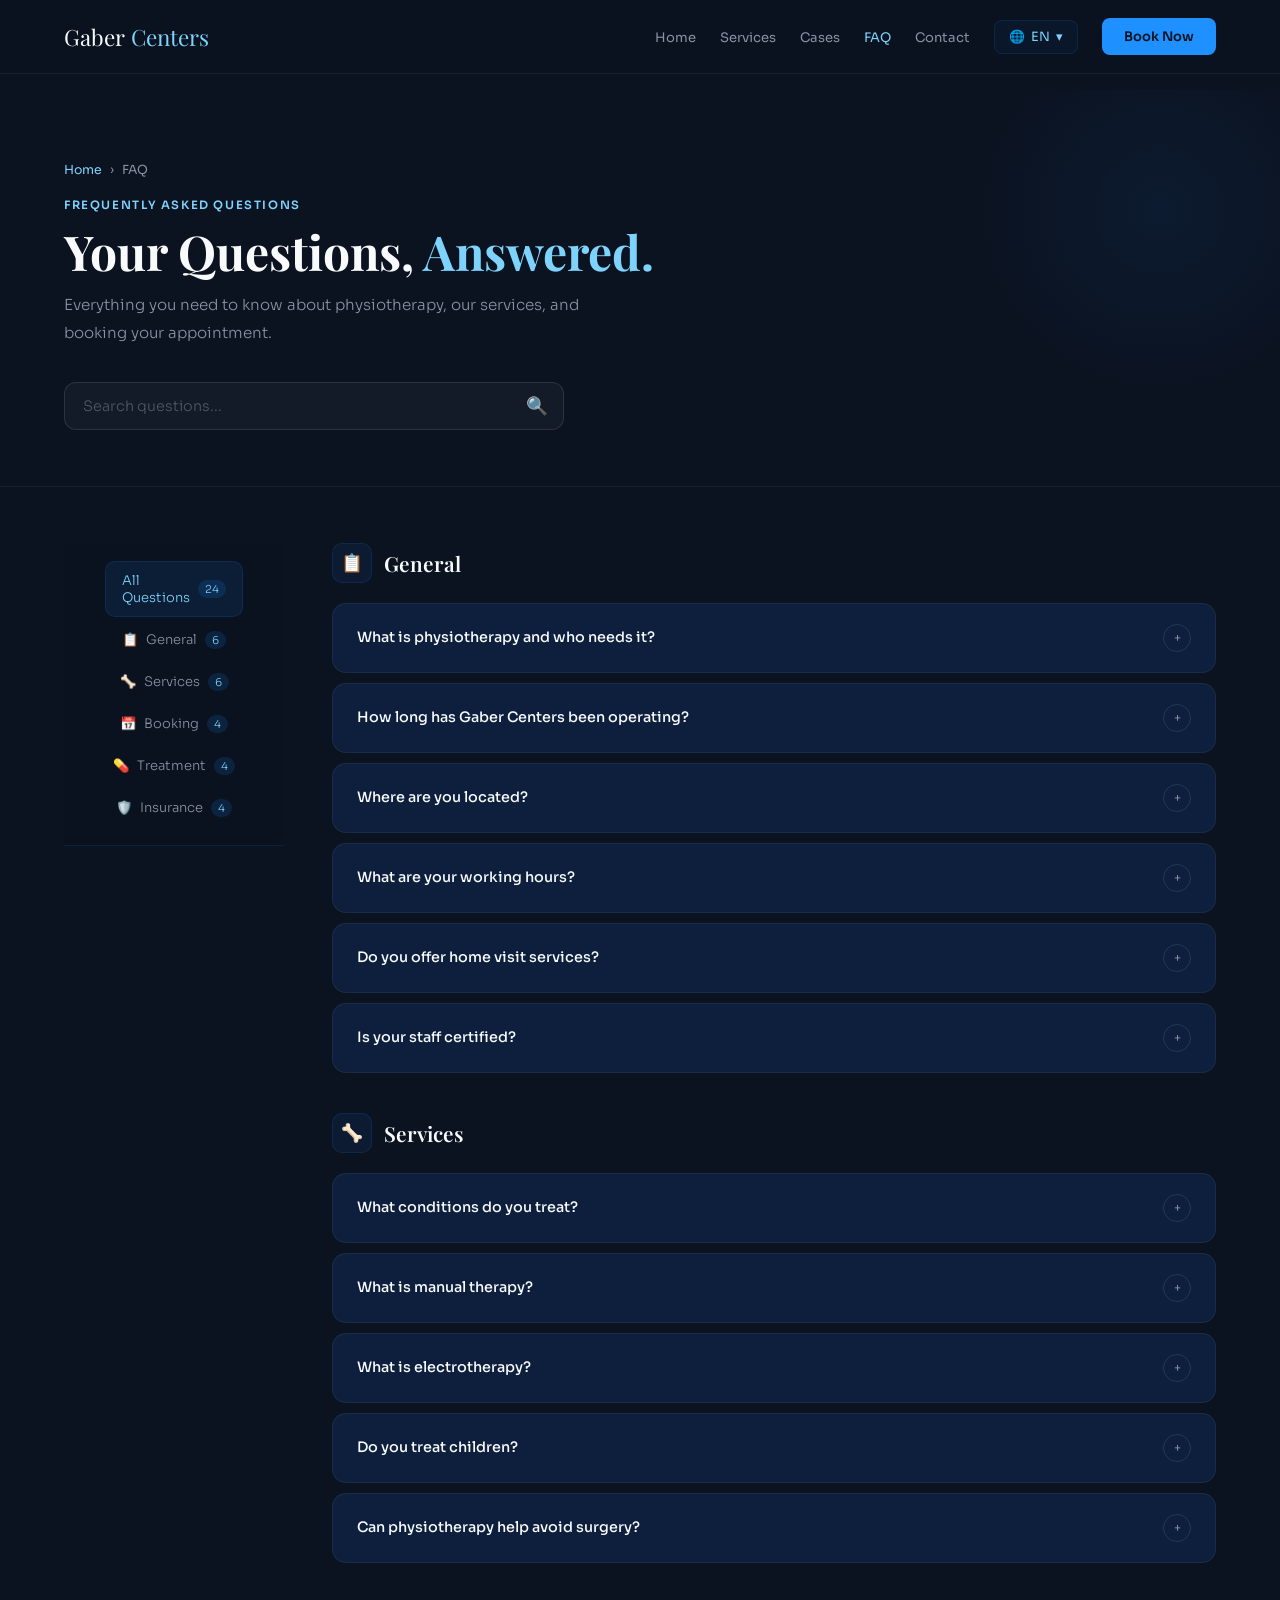
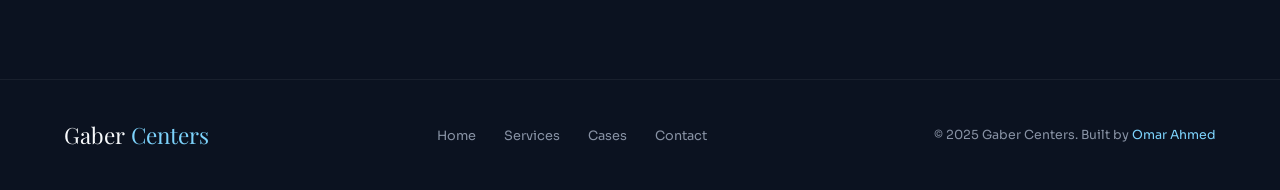
<file: faq.html>
<!DOCTYPE html>
<html lang="en" dir="ltr">
<head>
<meta charset="UTF-8">
<meta name="viewport" content="width=device-width, initial-scale=1.0">
<title>FAQ | Gaber Centers</title>
<link rel="preconnect" href="https://fonts.googleapis.com">
<link href="https://fonts.googleapis.com/css2?family=Sora:wght@200;300;400;600;700;800&family=Playfair+Display:ital,wght@0,600;0,700;1,500&family=Noto+Sans+Arabic:wght@300;400;600;700&family=Noto+Sans+JP:wght@300;400;600&family=Noto+Sans+SC:wght@300;400;600&display=swap" rel="stylesheet">
<style>
:root{
  --navy:#0B1220;--navy2:#0d1a30;--blue:#1E90FF;--cyan:#7DD3FC;
  --white:#F8FAFC;--gray:#8892a4;--card:#0d1f3c;
  --glass:rgba(30,144,255,0.05);--border:rgba(30,144,255,0.12);
}
*{margin:0;padding:0;box-sizing:border-box}
html{scroll-behavior:smooth}
body{font-family:'Sora',sans-serif;background:var(--navy);color:var(--white);overflow-x:hidden}
body[lang="ar"]{font-family:'Noto Sans Arabic','Sora',sans-serif}
body[lang="ja"]{font-family:'Noto Sans JP','Sora',sans-serif}
body[lang="zh"]{font-family:'Noto Sans SC','Sora',sans-serif}

/* NAV */
nav{position:fixed;top:0;width:100%;z-index:200;padding:18px 64px;display:flex;justify-content:space-between;align-items:center;background:rgba(11,18,32,.92);backdrop-filter:blur(20px);border-bottom:1px solid var(--border)}
.logo{font-family:'Playfair Display',serif;font-size:1.4rem;color:var(--white);text-decoration:none}
.logo span{color:var(--cyan)}
.nav-right{display:flex;align-items:center;gap:24px}
.nav-links{display:flex;gap:24px;list-style:none}
.nav-links a{color:var(--gray);text-decoration:none;font-size:.82rem;transition:color .3s}
.nav-links a:hover,.nav-links a.active{color:var(--cyan)}
.lang-wrap{position:relative}
.lang-btn{display:flex;align-items:center;gap:6px;background:var(--glass);border:1px solid var(--border);color:var(--cyan);padding:8px 14px;border-radius:8px;cursor:pointer;font-size:.8rem;font-family:'Sora',sans-serif;transition:all .3s}
.lang-btn:hover{background:rgba(30,144,255,.1)}
.lang-dd{position:absolute;top:calc(100% + 8px);right:0;background:var(--navy2);border:1px solid var(--border);border-radius:14px;padding:8px;min-width:170px;opacity:0;pointer-events:none;transform:translateY(-8px);transition:all .25s;box-shadow:0 24px 48px rgba(0,0,0,.5)}
.lang-dd.open{opacity:1;pointer-events:all;transform:translateY(0)}
.lang-opt{display:flex;align-items:center;gap:10px;padding:10px 14px;border-radius:8px;cursor:pointer;font-size:.83rem;color:var(--white);transition:background .2s}
.lang-opt:hover{background:rgba(30,144,255,.08)}
.lang-opt.active{color:var(--cyan)}
.nav-cta{background:var(--blue);color:var(--navy);padding:10px 22px;border-radius:8px;font-weight:600;font-size:.82rem;text-decoration:none;transition:all .3s}
.nav-cta:hover{background:var(--cyan);transform:translateY(-1px)}

main{padding-top:90px}

/* HERO */
.page-hero{padding:72px 64px 56px;position:relative;overflow:hidden;border-bottom:1px solid rgba(248,250,252,.05)}
.page-hero::before{content:'';position:absolute;top:-80px;right:-80px;width:400px;height:400px;background:radial-gradient(circle,rgba(30,144,255,.07) 0%,transparent 70%);border-radius:50%}
.breadcrumb{font-size:.78rem;color:var(--gray);margin-bottom:20px;display:flex;align-items:center;gap:8px}
.breadcrumb a{color:var(--cyan);text-decoration:none}
.page-tag{font-size:.72rem;color:var(--cyan);letter-spacing:.14em;text-transform:uppercase;font-weight:600;margin-bottom:12px}
.page-title{font-family:'Playfair Display',serif;font-size:clamp(2rem,4vw,3rem);font-weight:700;line-height:1.15;margin-bottom:12px}
.page-title span{color:var(--cyan)}
.page-sub{color:var(--gray);font-size:.95rem;max-width:520px;line-height:1.8;font-weight:300}

/* SEARCH */
.search-wrap{margin-top:36px;max-width:500px;position:relative;z-index:1}
.search-input{width:100%;background:rgba(248,250,252,.04);border:1px solid rgba(248,250,252,.1);border-radius:12px;padding:14px 48px 14px 18px;color:var(--white);font-family:'Sora',sans-serif;font-size:.9rem;font-weight:300;outline:none;transition:all .3s}
.search-input:focus{border-color:var(--blue);background:rgba(30,144,255,.04);box-shadow:0 0 0 3px rgba(30,144,255,.08)}
.search-input::placeholder{color:rgba(136,146,164,.5)}
.search-icon{position:absolute;right:16px;top:50%;transform:translateY(-50%);color:var(--gray);font-size:1.1rem;pointer-events:none}

/* LAYOUT */
.faq-layout{display:grid;grid-template-columns:220px 1fr;gap:48px;padding:56px 64px 100px;align-items:start}

/* CATEGORIES NAV */
.cat-nav{position:sticky;top:110px;display:flex;flex-direction:column;gap:4px}
.cat-btn{padding:10px 16px;border-radius:10px;border:none;background:transparent;color:var(--gray);font-family:'Sora',sans-serif;font-size:.82rem;font-weight:300;cursor:pointer;text-align:left;transition:all .3s;display:flex;align-items:center;gap:8px}
.cat-btn:hover{background:rgba(30,144,255,.06);color:var(--white)}
.cat-btn.active{background:rgba(30,144,255,.1);color:var(--cyan);border:1px solid var(--border)}
.cat-count{font-size:.68rem;background:rgba(30,144,255,.15);color:var(--cyan);padding:2px 7px;border-radius:100px;margin-left:auto}

[dir="rtl"] .cat-btn{text-align:right}
[dir="rtl"] .cat-count{margin-left:0;margin-right:auto}

/* FAQ SECTIONS */
.faq-content{display:flex;flex-direction:column;gap:40px}
.faq-section{display:none}
.faq-section.active{display:block}

.section-header{display:flex;align-items:center;gap:12px;margin-bottom:20px}
.section-icon{width:40px;height:40px;background:rgba(30,144,255,.08);border:1px solid var(--border);border-radius:10px;display:flex;align-items:center;justify-content:center;font-size:1.1rem;flex-shrink:0}
.section-title-text{font-family:'Playfair Display',serif;font-size:1.3rem;font-weight:600}

/* ACCORDION */
.accordion{display:flex;flex-direction:column;gap:10px}
.acc-item{background:var(--card);border:1px solid rgba(248,250,252,.06);border-radius:14px;overflow:hidden;transition:border-color .3s}
.acc-item.open{border-color:rgba(30,144,255,.2)}
.acc-item.hidden{display:none}

.acc-header{padding:20px 24px;display:flex;justify-content:space-between;align-items:center;cursor:pointer;gap:16px;user-select:none;transition:background .3s}
.acc-header:hover{background:rgba(30,144,255,.03)}
.acc-q{font-size:.9rem;font-weight:500;line-height:1.5;flex:1}
.acc-icon{width:28px;height:28px;border-radius:50%;border:1px solid rgba(248,250,252,.1);display:flex;align-items:center;justify-content:center;flex-shrink:0;color:var(--gray);font-size:.75rem;transition:all .35s}
.acc-item.open .acc-icon{background:var(--blue);border-color:var(--blue);color:var(--navy);transform:rotate(45deg)}

.acc-body{max-height:0;overflow:hidden;transition:max-height .45s cubic-bezier(.25,.46,.45,.94)}
.acc-body.open{max-height:600px}
.acc-ans{padding:0 24px 20px;color:var(--gray);font-size:.88rem;line-height:1.85;font-weight:300;border-top:1px solid rgba(248,250,252,.05);padding-top:16px}
.acc-ans a{color:var(--cyan);text-decoration:none}
.acc-ans a:hover{opacity:.8}
.acc-ans strong{color:var(--white);font-weight:500}

/* NO RESULTS */
.no-results{text-align:center;padding:60px 24px;color:var(--gray);display:none}
.no-results-icon{font-size:3rem;margin-bottom:16px;display:block}
.no-results-title{font-family:'Playfair Display',serif;font-size:1.3rem;color:var(--white);margin-bottom:8px}

/* CTA */
.faq-cta{background:linear-gradient(135deg,rgba(30,144,255,.07) 0%,rgba(125,211,252,.03) 100%);border:1px solid var(--border);border-radius:20px;padding:40px;text-align:center;margin-top:48px}
.faq-cta h3{font-family:'Playfair Display',serif;font-size:1.5rem;margin-bottom:10px}
.faq-cta p{color:var(--gray);font-size:.88rem;line-height:1.7;margin-bottom:24px;font-weight:300}
.cta-btns{display:flex;gap:12px;justify-content:center;flex-wrap:wrap}
.btn-p{background:var(--blue);color:var(--navy);padding:13px 28px;border-radius:10px;font-weight:700;font-size:.88rem;text-decoration:none;transition:all .3s;display:inline-flex;align-items:center;gap:6px}
.btn-p:hover{background:var(--cyan);transform:translateY(-2px);box-shadow:0 12px 32px rgba(30,144,255,.3)}
.btn-s{border:1px solid rgba(248,250,252,.1);color:var(--white);padding:13px 28px;border-radius:10px;font-size:.88rem;text-decoration:none;transition:all .3s;background:rgba(248,250,252,.02)}
.btn-s:hover{border-color:var(--cyan);color:var(--cyan)}

/* REVEAL */
.reveal{opacity:0;transform:translateY(20px);transition:all .6s ease}
.reveal.visible{opacity:1;transform:translateY(0)}

/* FOOTER */
footer{padding:40px 64px;border-top:1px solid rgba(248,250,252,.06);display:flex;justify-content:space-between;align-items:center;flex-wrap:wrap;gap:16px}
.footer-links{display:flex;gap:28px;list-style:none}
.footer-links a{color:var(--gray);text-decoration:none;font-size:.8rem;transition:color .3s}
.footer-links a:hover{color:var(--cyan)}
.footer-copy{color:var(--gray);font-size:.78rem}
.footer-copy span{color:var(--cyan)}

[dir="rtl"] .lang-dd{right:auto;left:0}
[dir="rtl"] .breadcrumb{flex-direction:row-reverse}

@media(max-width:900px){.faq-layout{grid-template-columns:1fr}.cat-nav{flex-direction:row;flex-wrap:wrap;position:static}}
@media(max-width:768px){nav{padding:16px 24px}.nav-links{display:none}.page-hero,.faq-layout{padding-left:24px;padding-right:24px}footer{padding:32px 24px;flex-direction:column;text-align:center}}
</style>
</head>
<body lang="en">

<nav>
  <a href="index.html" class="logo">Gaber <span>Centers</span></a>
  <div class="nav-right">
    <ul class="nav-links">
      <li><a href="index.html" data-i18n="nav_home">Home</a></li>
      <li><a href="services.html" data-i18n="nav_services">Services</a></li>
      <li><a href="cases.html" data-i18n="nav_cases">Cases</a></li>
      <li><a href="faq.html" class="active">FAQ</a></li>
      <li><a href="contact.html" data-i18n="nav_contact">Contact</a></li>
    </ul>
    <div class="lang-wrap">
      <button class="lang-btn" onclick="toggleDD()">🌐 <span id="curLang">EN</span> ▾</button>
      <div class="lang-dd" id="langDD">
        <div class="lang-opt active" onclick="setLang('en',this)">🇬🇧 English</div>
        <div class="lang-opt" onclick="setLang('ar',this)">🇪🇬 العربية</div>
        <div class="lang-opt" onclick="setLang('fr',this)">🇫🇷 Français</div>
        <div class="lang-opt" onclick="setLang('de',this)">🇩🇪 Deutsch</div>
        <div class="lang-opt" onclick="setLang('zh',this)">🇨🇳 中文</div>
        <div class="lang-opt" onclick="setLang('ja',this)">🇯🇵 日本語</div>
      </div>
    </div>
    <a href="appointment.html" class="nav-cta" data-i18n="nav_book">Book Now</a>
  </div>
</nav>

<main>
  <div class="page-hero">
    <div class="breadcrumb">
      <a href="index.html" data-i18n="nav_home">Home</a>
      <span>›</span>
      <span>FAQ</span>
    </div>
    <div class="page-tag" data-i18n="faq_tag">Frequently Asked Questions</div>
    <h1 class="page-title" data-i18n="faq_title">Your Questions, <span>Answered.</span></h1>
    <p class="page-sub" data-i18n="faq_sub">Everything you need to know about physiotherapy, our services, and booking your appointment.</p>
    <div class="search-wrap">
      <input class="search-input" id="searchInput" data-i18n-ph="search_ph" placeholder="Search questions..." oninput="searchFAQ(this.value)">
      <span class="search-icon">🔍</span>
    </div>
  </div>

  <div class="faq-layout">

    <!-- CATEGORY NAV -->
    <nav class="cat-nav" id="catNav">
      <button class="cat-btn active" onclick="showCat('all',this)" data-i18n="cat_all">All Questions <span class="cat-count" id="cnt-all">24</span></button>
      <button class="cat-btn" onclick="showCat('general',this)"><span>📋</span><span data-i18n="cat_general">General</span><span class="cat-count">6</span></button>
      <button class="cat-btn" onclick="showCat('services',this)"><span>🦴</span><span data-i18n="cat_services">Services</span><span class="cat-count">6</span></button>
      <button class="cat-btn" onclick="showCat('booking',this)"><span>📅</span><span data-i18n="cat_booking">Booking</span><span class="cat-count">4</span></button>
      <button class="cat-btn" onclick="showCat('treatment',this)"><span>💊</span><span data-i18n="cat_treatment">Treatment</span><span class="cat-count">4</span></button>
      <button class="cat-btn" onclick="showCat('insurance',this)"><span>🛡️</span><span data-i18n="cat_insurance">Insurance</span><span class="cat-count">4</span></button>
    </nav>

    <!-- FAQ CONTENT -->
    <div class="faq-content" id="faqContent">

      <!-- GENERAL -->
      <div class="faq-section active" data-cat="general" id="sec-general">
        <div class="section-header reveal">
          <div class="section-icon">📋</div>
          <div class="section-title-text" data-i18n="cat_general">General</div>
        </div>
        <div class="accordion">
          <div class="acc-item reveal" data-cat="general">
            <div class="acc-header" onclick="toggleAcc(this)">
              <span class="acc-q" data-i18n="q1">What is physiotherapy and who needs it?</span>
              <span class="acc-icon">+</span>
            </div>
            <div class="acc-body"><div class="acc-ans" data-i18n="a1">Physiotherapy is a healthcare profession that uses physical methods — exercise, manual therapy, and electrotherapy — to restore movement and function. It benefits anyone with <strong>pain, injury, post-surgical recovery, neurological conditions, or sports injuries</strong>. If you have difficulty moving or experience chronic pain, physiotherapy can help.</div></div>
          </div>
          <div class="acc-item reveal" data-cat="general">
            <div class="acc-header" onclick="toggleAcc(this)">
              <span class="acc-q" data-i18n="q2">How long has Gaber Centers been operating?</span>
              <span class="acc-icon">+</span>
            </div>
            <div class="acc-body"><div class="acc-ans" data-i18n="a2">Gaber Centers for Physical Therapy and Medical Rehabilitation has been serving patients since <strong>2015</strong>. Over the past 10+ years, we've treated more than <strong>11,000 patients</strong> across a wide range of conditions, earning over 116,000 followers across our social platforms.</div></div>
          </div>
          <div class="acc-item reveal" data-cat="general">
            <div class="acc-header" onclick="toggleAcc(this)">
              <span class="acc-q" data-i18n="q3">Where are you located?</span>
              <span class="acc-icon">+</span>
            </div>
            <div class="acc-body"><div class="acc-ans" data-i18n="a3">We are located in <strong>Kafr Tohormos, Boulaq Al Dakrour, Giza Governorate</strong> (postal code 3710452). You can reach us at <a href="tel:01025101874">010 2510 1874</a> or <a href="tel:01120187048">011 2018 7048</a>, or via <a href="https://wa.me/201025101874" target="_blank">WhatsApp</a>.</div></div>
          </div>
          <div class="acc-item reveal" data-cat="general">
            <div class="acc-header" onclick="toggleAcc(this)">
              <span class="acc-q" data-i18n="q4">What are your working hours?</span>
              <span class="acc-icon">+</span>
            </div>
            <div class="acc-body"><div class="acc-ans" data-i18n="a4">We are open <strong>Saturday through Thursday</strong> from <strong>9:00 AM to 9:00 PM</strong>. We are <strong>closed on Fridays</strong>. We recommend booking in advance to secure your preferred time slot.</div></div>
          </div>
          <div class="acc-item reveal" data-cat="general">
            <div class="acc-header" onclick="toggleAcc(this)">
              <span class="acc-q" data-i18n="q5">Do you offer home visit services?</span>
              <span class="acc-icon">+</span>
            </div>
            <div class="acc-body"><div class="acc-ans" data-i18n="a5">Yes, we offer <strong>professional home visit physiotherapy</strong> for patients who cannot travel to our clinic. Home visits are available within our service area. Please <a href="contact.html">contact us</a> for availability and fees in your specific area.</div></div>
          </div>
          <div class="acc-item reveal" data-cat="general">
            <div class="acc-header" onclick="toggleAcc(this)">
              <span class="acc-q" data-i18n="q6">Is your staff certified?</span>
              <span class="acc-icon">+</span>
            </div>
            <div class="acc-body"><div class="acc-ans" data-i18n="a6">All our physiotherapists hold <strong>internationally recognized certifications</strong> and are registered with relevant medical authorities. Our team undergoes regular training to stay current with the latest evidence-based rehabilitation practices.</div></div>
          </div>
        </div>
      </div>

      <!-- SERVICES -->
      <div class="faq-section active" data-cat="services" id="sec-services">
        <div class="section-header reveal">
          <div class="section-icon">🦴</div>
          <div class="section-title-text" data-i18n="cat_services">Services</div>
        </div>
        <div class="accordion">
          <div class="acc-item reveal" data-cat="services">
            <div class="acc-header" onclick="toggleAcc(this)">
              <span class="acc-q" data-i18n="q7">What conditions do you treat?</span>
              <span class="acc-icon">+</span>
            </div>
            <div class="acc-body"><div class="acc-ans" data-i18n="a7">We treat a wide range of conditions including: <strong>back and neck pain, disc herniation, osteoarthritis, post-surgical recovery, stroke rehabilitation, sports injuries, frozen shoulder, knee pain, sciatica, Parkinson's disease</strong>, and many more. If you're unsure, contact us and we'll advise you.</div></div>
          </div>
          <div class="acc-item reveal" data-cat="services">
            <div class="acc-header" onclick="toggleAcc(this)">
              <span class="acc-q" data-i18n="q8">What is manual therapy?</span>
              <span class="acc-icon">+</span>
            </div>
            <div class="acc-body"><div class="acc-ans" data-i18n="a8">Manual therapy involves <strong>hands-on techniques</strong> performed by our physiotherapists to mobilize joints, release muscle tension, and improve circulation. It is highly effective for neck pain, back pain, joint stiffness, and headaches caused by cervical issues.</div></div>
          </div>
          <div class="acc-item reveal" data-cat="services">
            <div class="acc-header" onclick="toggleAcc(this)">
              <span class="acc-q" data-i18n="q9">What is electrotherapy?</span>
              <span class="acc-icon">+</span>
            </div>
            <div class="acc-body"><div class="acc-ans" data-i18n="a9">Electrotherapy uses <strong>electrical stimulation devices</strong> such as TENS, ultrasound, and laser therapy to reduce pain, promote healing, and stimulate muscle function. It is a safe, non-invasive treatment used alongside other physiotherapy methods.</div></div>
          </div>
          <div class="acc-item reveal" data-cat="services">
            <div class="acc-header" onclick="toggleAcc(this)">
              <span class="acc-q" data-i18n="q10">Do you treat children?</span>
              <span class="acc-icon">+</span>
            </div>
            <div class="acc-body"><div class="acc-ans" data-i18n="a10">Yes, we provide <strong>pediatric physiotherapy</strong> for children with developmental delays, neurological conditions, and orthopedic issues. Our team is experienced in creating child-friendly treatment plans that are both effective and engaging.</div></div>
          </div>
          <div class="acc-item reveal" data-cat="services">
            <div class="acc-header" onclick="toggleAcc(this)">
              <span class="acc-q" data-i18n="q11">Can physiotherapy help avoid surgery?</span>
              <span class="acc-icon">+</span>
            </div>
            <div class="acc-body"><div class="acc-ans" data-i18n="a11">In many cases, <strong>yes</strong>. Evidence shows that conservative physiotherapy can eliminate the need for surgery in conditions like disc herniation, knee osteoarthritis, rotator cuff tears, and hip arthritis. We have documented cases where patients avoided surgery through our programs. However, this depends on the condition severity — we always provide honest advice.</div></div>
          </div>
          <div class="acc-item reveal" data-cat="services">
            <div class="acc-header" onclick="toggleAcc(this)">
              <span class="acc-q" data-i18n="q12">Do you offer neurological rehabilitation?</span>
              <span class="acc-icon">+</span>
            </div>
            <div class="acc-body"><div class="acc-ans" data-i18n="a12">Yes. We specialize in <strong>neurological rehabilitation</strong> for stroke survivors, patients with Parkinson's disease, spinal cord injuries, and other neurological conditions. Our programs focus on restoring movement, improving balance, and maximizing independence in daily life.</div></div>
          </div>
        </div>
      </div>

      <!-- BOOKING -->
      <div class="faq-section active" data-cat="booking" id="sec-booking">
        <div class="section-header reveal">
          <div class="section-icon">📅</div>
          <div class="section-title-text" data-i18n="cat_booking">Booking</div>
        </div>
        <div class="accordion">
          <div class="acc-item reveal" data-cat="booking">
            <div class="acc-header" onclick="toggleAcc(this)">
              <span class="acc-q" data-i18n="q13">How do I book an appointment?</span>
              <span class="acc-icon">+</span>
            </div>
            <div class="acc-body"><div class="acc-ans" data-i18n="a13">You can book through multiple channels: <strong>online via our <a href="appointment.html">booking page</a></strong>, by calling <a href="tel:01025101874">010 2510 1874</a> or <a href="tel:01120187048">011 2018 7048</a>, or through <a href="https://wa.me/201025101874" target="_blank">WhatsApp</a>. We recommend booking at least 24 hours in advance to secure your preferred slot.</div></div>
          </div>
          <div class="acc-item reveal" data-cat="booking">
            <div class="acc-header" onclick="toggleAcc(this)">
              <span class="acc-q" data-i18n="q14">Can I cancel or reschedule?</span>
              <span class="acc-icon">+</span>
            </div>
            <div class="acc-body"><div class="acc-ans" data-i18n="a14">Yes. Please notify us at least <strong>4 hours before your appointment</strong> to cancel or reschedule without any charge. Late cancellations may affect your ability to book priority slots. Contact us via phone or WhatsApp.</div></div>
          </div>
          <div class="acc-item reveal" data-cat="booking">
            <div class="acc-header" onclick="toggleAcc(this)">
              <span class="acc-q" data-i18n="q15">What should I bring to my first appointment?</span>
              <span class="acc-icon">+</span>
            </div>
            <div class="acc-body"><div class="acc-ans" data-i18n="a15">For your first visit, please bring: <strong>any relevant medical reports, X-rays or MRI scans</strong> related to your condition, a list of current medications, and comfortable clothing that allows easy access to the area being treated. Arrive 10 minutes early to complete your initial assessment form.</div></div>
          </div>
          <div class="acc-item reveal" data-cat="booking">
            <div class="acc-header" onclick="toggleAcc(this)">
              <span class="acc-q" data-i18n="q16">How long is each session?</span>
              <span class="acc-icon">+</span>
            </div>
            <div class="acc-body"><div class="acc-ans" data-i18n="a16">A standard physiotherapy session lasts <strong>45 to 60 minutes</strong>. The first assessment session may take up to <strong>75 minutes</strong> as it includes a comprehensive evaluation of your condition. Session length may vary depending on your treatment plan.</div></div>
          </div>
        </div>
      </div>

      <!-- TREATMENT -->
      <div class="faq-section active" data-cat="treatment" id="sec-treatment">
        <div class="section-header reveal">
          <div class="section-icon">💊</div>
          <div class="section-title-text" data-i18n="cat_treatment">Treatment</div>
        </div>
        <div class="accordion">
          <div class="acc-item reveal" data-cat="treatment">
            <div class="acc-header" onclick="toggleAcc(this)">
              <span class="acc-q" data-i18n="q17">How many sessions will I need?</span>
              <span class="acc-icon">+</span>
            </div>
            <div class="acc-body"><div class="acc-ans" data-i18n="a17">The number of sessions varies depending on your condition, severity, and goals. <strong>Acute injuries</strong> may resolve in 6–10 sessions, while <strong>chronic conditions or post-surgical recovery</strong> may require 20–30+ sessions. We provide a personalized estimate after your initial assessment.</div></div>
          </div>
          <div class="acc-item reveal" data-cat="treatment">
            <div class="acc-header" onclick="toggleAcc(this)">
              <span class="acc-q" data-i18n="q18">Is physiotherapy painful?</span>
              <span class="acc-icon">+</span>
            </div>
            <div class="acc-body"><div class="acc-ans" data-i18n="a18">Some techniques may cause mild discomfort, particularly <strong>manual therapy and exercise therapy</strong> when targeting injured areas. However, physiotherapy should never be severely painful. Our therapists continuously monitor your comfort and adjust treatment accordingly. Any discomfort is temporary and part of the healing process.</div></div>
          </div>
          <div class="acc-item reveal" data-cat="treatment">
            <div class="acc-header" onclick="toggleAcc(this)">
              <span class="acc-q" data-i18n="q19">Will I receive exercises to do at home?</span>
              <span class="acc-icon">+</span>
            </div>
            <div class="acc-body"><div class="acc-ans" data-i18n="a19">Yes. A key part of your recovery is a <strong>home exercise program</strong> tailored to your condition. Our therapists will teach you specific exercises and provide clear instructions. Consistency with home exercises significantly accelerates your recovery and maintains long-term results.</div></div>
          </div>
          <div class="acc-item reveal" data-cat="treatment">
            <div class="acc-header" onclick="toggleAcc(this)">
              <span class="acc-q" data-i18n="q20">What is your success rate?</span>
              <span class="acc-icon">+</span>
            </div>
            <div class="acc-body"><div class="acc-ans" data-i18n="a20">We maintain a <strong>98% patient satisfaction rate</strong> across all cases. Our documented outcomes show significant improvement in pain levels, mobility, and quality of life for the vast majority of patients. Visit our <a href="cases.html">Cases page</a> to see real patient stories and outcomes.</div></div>
          </div>
        </div>
      </div>

      <!-- INSURANCE -->
      <div class="faq-section active" data-cat="insurance" id="sec-insurance">
        <div class="section-header reveal">
          <div class="section-icon">🛡️</div>
          <div class="section-title-text" data-i18n="cat_insurance">Insurance & Payment</div>
        </div>
        <div class="accordion">
          <div class="acc-item reveal" data-cat="insurance">
            <div class="acc-header" onclick="toggleAcc(this)">
              <span class="acc-q" data-i18n="q21">Do you accept health insurance?</span>
              <span class="acc-icon">+</span>
            </div>
            <div class="acc-body"><div class="acc-ans" data-i18n="a21">We currently work with select insurance providers. Please <a href="contact.html">contact us</a> with your insurance details and we will verify your coverage before your first appointment. We also provide detailed receipts and medical reports to support your insurance claims.</div></div>
          </div>
          <div class="acc-item reveal" data-cat="insurance">
            <div class="acc-header" onclick="toggleAcc(this)">
              <span class="acc-q" data-i18n="q22">What payment methods do you accept?</span>
              <span class="acc-icon">+</span>
            </div>
            <div class="acc-body"><div class="acc-ans" data-i18n="a22">We accept <strong>cash, bank transfer, and mobile payment</strong> (Vodafone Cash, Fawry). Payment is typically made per session. We also offer <strong>package discounts</strong> for patients who book multiple sessions in advance. Ask us about current packages.</div></div>
          </div>
          <div class="acc-item reveal" data-cat="insurance">
            <div class="acc-header" onclick="toggleAcc(this)">
              <span class="acc-q" data-i18n="q23">Is there a consultation fee?</span>
              <span class="acc-icon">+</span>
            </div>
            <div class="acc-body"><div class="acc-ans" data-i18n="a23">Yes, the initial assessment includes a consultation fee. This covers a comprehensive evaluation of your condition, review of your medical history and imaging, and a personalized treatment plan. <strong>Contact us directly</strong> for current pricing as fees may vary by service type.</div></div>
          </div>
          <div class="acc-item reveal" data-cat="insurance">
            <div class="acc-header" onclick="toggleAcc(this)">
              <span class="acc-q" data-i18n="q24">What if I'm not satisfied with my treatment?</span>
              <span class="acc-icon">+</span>
            </div>
            <div class="acc-body"><div class="acc-ans" data-i18n="a24">Your satisfaction is our priority. If you're not satisfied with your first session, we offer a <strong>free follow-up consultation</strong> to reassess and adjust your treatment plan — no questions asked. We are committed to finding the right approach for every patient.</div></div>
          </div>
        </div>
      </div>

      <!-- NO RESULTS -->
      <div class="no-results" id="noResults">
        <span class="no-results-icon">🔍</span>
        <div class="no-results-title" data-i18n="no_results_title">No results found</div>
        <p data-i18n="no_results_sub">Try a different search term or browse by category.</p>
      </div>

      <!-- CTA -->
      <div class="faq-cta reveal">
        <h3 data-i18n="cta_title">Still have questions?</h3>
        <p data-i18n="cta_sub">Our team is ready to help. Reach out and we'll get back to you quickly.</p>
        <div class="cta-btns">
          <a href="appointment.html" class="btn-p" data-i18n="nav_book">Book Appointment</a>
          <a href="contact.html" class="btn-s" data-i18n="nav_contact">Contact Us</a>
        </div>
      </div>

    </div>
  </div>
</main>

<footer>
  <a href="index.html" class="logo">Gaber <span>Centers</span></a>
  <ul class="footer-links">
    <li><a href="index.html" data-i18n="nav_home">Home</a></li>
    <li><a href="services.html" data-i18n="nav_services">Services</a></li>
    <li><a href="cases.html" data-i18n="nav_cases">Cases</a></li>
    <li><a href="contact.html" data-i18n="nav_contact">Contact</a></li>
  </ul>
  <p class="footer-copy">© 2025 Gaber Centers. Built by <span>Omar Ahmed</span></p>
</footer>

<script>
const T = {
  en:{dir:'ltr',lang:'en',label:'EN',
    nav_home:'Home',nav_services:'Services',nav_cases:'Cases',nav_contact:'Contact',nav_book:'Book Now',
    faq_tag:'Frequently Asked Questions',faq_title:'Your Questions, <span>Answered.</span>',
    faq_sub:'Everything you need to know about physiotherapy, our services, and booking.',
    search_ph:'Search questions...',
    cat_all:'All Questions',cat_general:'General',cat_services:'Services',
    cat_booking:'Booking',cat_treatment:'Treatment',cat_insurance:'Insurance & Payment',
    q1:'What is physiotherapy and who needs it?',a1:'Physiotherapy is a healthcare profession that uses physical methods — exercise, manual therapy, and electrotherapy — to restore movement and function. It benefits anyone with <strong>pain, injury, post-surgical recovery, neurological conditions, or sports injuries</strong>.',
    q2:'How long has Gaber Centers been operating?',a2:'Gaber Centers has been serving patients since <strong>2015</strong>. Over 10+ years, we\'ve treated more than <strong>11,000 patients</strong> and earned 116,000+ social media followers.',
    q3:'Where are you located?',a3:'<strong>Kafr Tohormos, Boulaq Al Dakrour, Giza Governorate</strong>. Call <a href="tel:01025101874">010 2510 1874</a> or <a href="tel:01120187048">011 2018 7048</a>.',
    q4:'What are your working hours?',a4:'Open <strong>Saturday–Thursday, 9:00 AM–9:00 PM</strong>. <strong>Closed on Fridays.</strong>',
    q5:'Do you offer home visit services?',a5:'Yes, <strong>professional home visit physiotherapy</strong> is available. <a href="contact.html">Contact us</a> for fees and availability.',
    q6:'Is your staff certified?',a6:'All physiotherapists hold <strong>internationally recognized certifications</strong> and undergo regular training.',
    q7:'What conditions do you treat?',a7:'Back/neck pain, disc herniation, osteoarthritis, post-surgical recovery, stroke rehab, sports injuries, frozen shoulder, knee pain, sciatica, Parkinson\'s, and more.',
    q8:'What is manual therapy?',a8:'<strong>Hands-on techniques</strong> to mobilize joints, release muscle tension, and improve circulation. Effective for neck pain, back pain, and joint stiffness.',
    q9:'What is electrotherapy?',a9:'Uses <strong>electrical devices</strong> (TENS, ultrasound, laser) to reduce pain and promote healing. Safe and non-invasive.',
    q10:'Do you treat children?',a10:'Yes, <strong>pediatric physiotherapy</strong> for developmental delays, neurological conditions, and orthopedic issues.',
    q11:'Can physiotherapy help avoid surgery?',a11:'In many cases, <strong>yes</strong>. Conservative physiotherapy can eliminate surgery for disc herniation, knee osteoarthritis, rotator cuff tears, and more.',
    q12:'Do you offer neurological rehabilitation?',a12:'Yes, specializing in <strong>stroke, Parkinson\'s, spinal cord injuries</strong>, focusing on movement, balance, and independence.',
    q13:'How do I book an appointment?',a13:'Online via <a href="appointment.html">our booking page</a>, call <a href="tel:01025101874">010 2510 1874</a>, or <a href="https://wa.me/201025101874">WhatsApp</a>.',
    q14:'Can I cancel or reschedule?',a14:'Yes. Please notify us <strong>at least 4 hours before</strong> your appointment to avoid any charges.',
    q15:'What should I bring to my first appointment?',a15:'<strong>Medical reports, X-rays/MRI scans</strong>, medication list, and comfortable clothing. Arrive 10 minutes early.',
    q16:'How long is each session?',a16:'Standard sessions: <strong>45–60 minutes</strong>. First assessment: up to <strong>75 minutes</strong>.',
    q17:'How many sessions will I need?',a17:'Varies by condition. <strong>Acute injuries</strong>: 6–10 sessions. <strong>Chronic/post-surgical</strong>: 20–30+ sessions.',
    q18:'Is physiotherapy painful?',a18:'Some mild discomfort is normal during treatment, but it should never be severe. Our therapists continuously monitor your comfort.',
    q19:'Will I receive exercises to do at home?',a19:'Yes. A <strong>home exercise program</strong> tailored to your condition. Consistency significantly accelerates recovery.',
    q20:'What is your success rate?',a20:'<strong>98% patient satisfaction rate</strong>. Visit our <a href="cases.html">Cases page</a> for documented outcomes.',
    q21:'Do you accept health insurance?',a21:'We work with select providers. <a href="contact.html">Contact us</a> to verify coverage before your appointment.',
    q22:'What payment methods do you accept?',a22:'<strong>Cash, bank transfer, Vodafone Cash, Fawry.</strong> Package discounts available for multiple sessions.',
    q23:'Is there a consultation fee?',a23:'Yes. <a href="contact.html">Contact us</a> for current pricing by service type.',
    q24:"What if I'm not satisfied?",a24:'We offer a <strong>free follow-up consultation</strong> if you\'re not satisfied with your first session — no questions asked.',
    cta_title:'Still have questions?',cta_sub:"Our team is ready to help. Reach out and we'll get back to you quickly.",
    no_results_title:'No results found',no_results_sub:'Try a different search term or browse by category.'
  },
  ar:{dir:'rtl',lang:'ar',label:'AR',
    nav_home:'الرئيسية',nav_services:'الخدمات',nav_cases:'الحالات',nav_contact:'تواصل معنا',nav_book:'احجز الآن',
    faq_tag:'الأسئلة الشائعة',faq_title:'أسئلتك، <span>مُجاب عنها.</span>',
    faq_sub:'كل ما تحتاج معرفته عن العلاج الطبيعي وخدماتنا وحجز المواعيد.',
    search_ph:'ابحث في الأسئلة...',
    cat_all:'كل الأسئلة',cat_general:'عام',cat_services:'الخدمات',
    cat_booking:'الحجز',cat_treatment:'العلاج',cat_insurance:'التأمين والدفع',
    q1:'ما هو العلاج الطبيعي ومن يحتاجه؟',a1:'العلاج الطبيعي مهنة رعاية صحية تستخدم الأساليب البدنية لاستعادة الحركة والوظيفة. يفيد أي شخص يعاني من <strong>آلام أو إصابات أو تعافٍ بعد جراحة أو حالات عصبية أو إصابات رياضية</strong>.',
    q2:'منذ متى يعمل مراكز جابر؟',a2:'يخدم مراكز جابر المرضى منذ <strong>2015</strong>. على مدى 10+ سنوات، علجنا أكثر من <strong>11,000 مريض</strong>.',
    q3:'أين يقع المركز؟',a3:'<strong>كفر طهرمس، بولاق الدكرور، محافظة الجيزة</strong>. اتصل على <a href="tel:01025101874">010 2510 1874</a> أو <a href="tel:01120187048">011 2018 7048</a>.',
    q4:'ما هي ساعات العمل؟',a4:'مفتوح <strong>السبت–الخميس، 9:00 صباحاً–9:00 مساءً</strong>. <strong>مغلق أيام الجمعة.</strong>',
    q5:'هل تقدمون خدمة الزيارة المنزلية؟',a5:'نعم، <strong>علاج طبيعي منزلي احترافي</strong> متاح. <a href="contact.html">تواصل معنا</a> للاستفسار عن الرسوم.',
    q6:'هل الطاقم معتمد؟',a6:'جميع المعالجين يحملون <strong>شهادات معترف بها دولياً</strong> ويخضعون لتدريب منتظم.',
    q7:'ما الحالات التي تعالجونها؟',a7:'آلام الظهر والرقبة، الانزلاق الغضروفي، التهاب المفاصل، تعافي ما بعد الجراحة، إعادة تأهيل السكتة الدماغية، إصابات رياضية، التكلس، آلام الركبة، عرق النسا، باركنسون وغيرها.',
    q8:'ما هو العلاج اليدوي؟',a8:'<strong>تقنيات يدوية</strong> لتحريك المفاصل وتحرير توتر العضلات. فعّال لآلام الرقبة والظهر وتصلب المفاصل.',
    q9:'ما هو العلاج بالكهرباء؟',a9:'يستخدم <strong>أجهزة كهربائية</strong> (TENS، موجات فوق صوتية، ليزر) لتخفيف الألم وتعزيز الشفاء.',
    q10:'هل تعالجون الأطفال؟',a10:'نعم، <strong>علاج طبيعي للأطفال</strong> للتأخر في النمو والحالات العصبية والمشاكل العظمية.',
    q11:'هل يمكن للعلاج الطبيعي تفادي الجراحة؟',a11:'في كثير من الحالات، <strong>نعم</strong>. لدينا حالات موثقة تجنّب فيها المرضى الجراحة من خلال برامجنا.',
    q12:'هل تقدمون تأهيلاً عصبياً؟',a12:'نعم، متخصصون في <strong>السكتة الدماغية، باركنسون، إصابات الحبل الشوكي</strong>.',
    q13:'كيف أحجز موعداً؟',a13:'عبر <a href="appointment.html">صفحة الحجز</a>، أو اتصل على <a href="tel:01025101874">010 2510 1874</a>، أو عبر <a href="https://wa.me/201025101874">واتساب</a>.',
    q14:'هل يمكنني الإلغاء أو إعادة الجدولة؟',a14:'نعم. أخبرنا <strong>قبل 4 ساعات على الأقل</strong> من موعدك.',
    q15:'ماذا أحضر لأول زيارة؟',a15:'<strong>التقارير الطبية والأشعة</strong> وقائمة الأدوية وملابس مريحة. احضر قبل 10 دقائق.',
    q16:'كم مدة كل جلسة؟',a16:'الجلسة المعتادة: <strong>45-60 دقيقة</strong>. أول تقييم: حتى <strong>75 دقيقة</strong>.',
    q17:'كم عدد الجلسات التي أحتاجها؟',a17:'يتفاوت حسب الحالة. <strong>الإصابات الحادة</strong>: 6-10 جلسات. <strong>الحالات المزمنة</strong>: 20-30+ جلسة.',
    q18:'هل العلاج الطبيعي مؤلم؟',a18:'قد يسبب بعض الانزعاج الخفيف وهو أمر طبيعي، لكنه لا يجب أن يكون شديداً. معالجونا يراقبون راحتك باستمرار.',
    q19:'هل سأتلقى تمارين للمنزل؟',a19:'نعم. <strong>برنامج تمارين منزلي</strong> مخصص لحالتك. الاستمرارية تسرّع التعافي بشكل كبير.',
    q20:'ما هو معدل نجاحكم؟',a20:'<strong>نسبة رضا 98%</strong>. زر <a href="cases.html">صفحة الحالات</a> للاطلاع على نتائج موثقة.',
    q21:'هل تقبلون التأمين الصحي؟',a21:'نتعامل مع شركات تأمين مختارة. <a href="contact.html">تواصل معنا</a> للتحقق من تغطيتك.',
    q22:'ما طرق الدفع المتاحة؟',a22:'<strong>نقداً، تحويل بنكي، فودافون كاش، فوري.</strong> خصومات على باقات الجلسات.',
    q23:'هل هناك رسوم استشارة؟',a23:'نعم. <a href="contact.html">تواصل معنا</a> للاطلاع على الأسعار الحالية.',
    q24:'ماذا لو لم أكن راضياً؟',a24:'نقدم <strong>استشارة متابعة مجانية</strong> إذا لم تكن راضياً عن جلستك الأولى — بدون أي أسئلة.',
    cta_title:'لا تزال لديك أسئلة؟',cta_sub:'فريقنا جاهز للمساعدة. تواصل معنا وسنرد سريعاً.',
    no_results_title:'لا توجد نتائج',no_results_sub:'جرّب مصطلح بحث مختلف أو تصفح حسب الفئة.'
  },
  fr:{dir:'ltr',lang:'fr',label:'FR',
    nav_home:'Accueil',nav_services:'Services',nav_cases:'Cas',nav_contact:'Contact',nav_book:'Réserver',
    faq_tag:'Questions fréquentes',faq_title:'Vos questions, <span>répondues.</span>',
    faq_sub:'Tout ce que vous devez savoir sur la kinésithérapie et nos services.',
    search_ph:'Rechercher des questions...',
    cat_all:'Toutes',cat_general:'Général',cat_services:'Services',
    cat_booking:'Réservation',cat_treatment:'Traitement',cat_insurance:'Assurance & Paiement',
    q1:'Qu\'est-ce que la kinésithérapie?',a1:'La kinésithérapie utilise des méthodes physiques pour restaurer le mouvement et la fonction.',
    q2:'Depuis quand Gaber Centers opère-t-il?',a2:'Depuis <strong>2015</strong>, avec plus de <strong>11 000 patients</strong> traités.',
    q3:'Où êtes-vous situés?',a3:'<strong>Kafr Tohormos, Boulaq Al Dakrour, Gouvernorat de Gizeh</strong>.',
    q4:'Quels sont vos horaires?',a4:'<strong>Samedi–Jeudi, 9h00–21h00</strong>. <strong>Fermé le vendredi.</strong>',
    q5:'Proposez-vous des visites à domicile?',a5:'Oui, <strong>kinésithérapie professionnelle à domicile</strong> disponible.',
    q6:'Votre personnel est-il certifié?',a6:'Tous nos kinésithérapeutes ont des <strong>certifications reconnues internationalement</strong>.',
    q7:'Quelles conditions traitez-vous?',a7:'Douleurs dorsales/cervicales, hernie discale, arthrose, récupération post-chirurgicale, AVC, blessures sportives et plus.',
    q8:'Qu\'est-ce que la thérapie manuelle?',a8:'<strong>Techniques manuelles</strong> pour mobiliser les articulations et libérer les tensions musculaires.',
    q9:'Qu\'est-ce que l\'électrothérapie?',a9:'Utilise des <strong>dispositifs électriques</strong> pour réduire la douleur et favoriser la guérison.',
    q10:'Traitez-vous les enfants?',a10:'Oui, <strong>kinésithérapie pédiatrique</strong> disponible.',
    q11:'La kinésithérapie peut-elle éviter la chirurgie?',a11:'Dans de nombreux cas, <strong>oui</strong>.',
    q12:'Proposez-vous la rééducation neurologique?',a12:'Oui, spécialisés en <strong>AVC, Parkinson, lésions médullaires</strong>.',
    q13:'Comment réserver?',a13:'Via <a href="appointment.html">notre page de réservation</a> ou par téléphone/WhatsApp.',
    q14:'Puis-je annuler?',a14:'Oui. Prévenez-nous <strong>au moins 4 heures avant</strong>.',
    q15:'Que dois-je apporter?',a15:'<strong>Rapports médicaux, radiographies/IRM</strong> et vêtements confortables.',
    q16:'Quelle est la durée d\'une séance?',a16:'<strong>45–60 minutes</strong> standard, <strong>75 minutes</strong> pour l\'évaluation initiale.',
    q17:'Combien de séances faut-il?',a17:'<strong>Blessures aiguës</strong>: 6–10. <strong>Chronique/post-chirurgical</strong>: 20–30+.',
    q18:'La kinésithérapie est-elle douloureuse?',a18:'Légère gêne possible mais jamais sévère.',
    q19:'Des exercices à domicile seront-ils prescrits?',a19:'Oui, un <strong>programme d\'exercices à domicile</strong> personnalisé.',
    q20:'Quel est votre taux de succès?',a20:'<strong>98% de satisfaction patients</strong>.',
    q21:'Acceptez-vous l\'assurance maladie?',a21:'Nous travaillons avec certains assureurs. <a href="contact.html">Contactez-nous</a>.',
    q22:'Quels modes de paiement acceptez-vous?',a22:'<strong>Espèces, virement bancaire, paiement mobile.</strong>',
    q23:'Y a-t-il des frais de consultation?',a23:'Oui. <a href="contact.html">Contactez-nous</a> pour les tarifs actuels.',
    q24:'Et si je ne suis pas satisfait?',a24:'<strong>Consultation de suivi gratuite</strong> si insatisfait de la première séance.',
    cta_title:'Vous avez encore des questions?',cta_sub:'Notre équipe est prête à vous aider.',
    no_results_title:'Aucun résultat',no_results_sub:'Essayez un autre terme ou parcourez par catégorie.'
  },
  de:{dir:'ltr',lang:'de',label:'DE',
    nav_home:'Startseite',nav_services:'Leistungen',nav_cases:'Fälle',nav_contact:'Kontakt',nav_book:'Jetzt buchen',
    faq_tag:'Häufig gestellte Fragen',faq_title:'Ihre Fragen, <span>beantwortet.</span>',
    faq_sub:'Alles, was Sie über Physiotherapie und unsere Dienstleistungen wissen müssen.',
    search_ph:'Fragen suchen...',
    cat_all:'Alle',cat_general:'Allgemein',cat_services:'Leistungen',
    cat_booking:'Buchung',cat_treatment:'Behandlung',cat_insurance:'Versicherung & Zahlung',
    q1:'Was ist Physiotherapie?',a1:'Physiotherapie stellt Bewegung und Funktion durch körperliche Methoden wieder her.',
    q2:'Seit wann ist Gaber Centers tätig?',a2:'Seit <strong>2015</strong>, mit über <strong>11.000 behandelten Patienten</strong>.',
    q3:'Wo sind Sie?',a3:'<strong>Kafr Tohormos, Boulaq Al Dakrour, Gouvernorat Gizeh</strong>.',
    q4:'Öffnungszeiten?',a4:'<strong>Sa–Do, 9:00–21:00 Uhr</strong>. <strong>Freitags geschlossen.</strong>',
    q5:'Bieten Sie Hausbesuche an?',a5:'Ja, <strong>professionelle Physiotherapie zu Hause</strong>.',
    q6:'Ist Ihr Personal zertifiziert?',a6:'Alle Physiotherapeuten haben <strong>international anerkannte Zertifizierungen</strong>.',
    q7:'Welche Beschwerden behandeln Sie?',a7:'Rücken-/Nackenschmerzen, Bandscheibenvorfall, Arthrose, post-OP, Schlaganfall, Sportverletzungen u.v.m.',
    q8:'Was ist manuelle Therapie?',a8:'<strong>Manuelle Techniken</strong> zur Mobilisierung von Gelenken und Muskelentspannung.',
    q9:'Was ist Elektrotherapie?',a9:'Einsatz <strong>elektrischer Geräte</strong> zur Schmerzreduktion und Heilungsförderung.',
    q10:'Behandeln Sie Kinder?',a10:'Ja, <strong>pädiatrische Physiotherapie</strong> ist verfügbar.',
    q11:'Kann Physiotherapie Operationen vermeiden?',a11:'In vielen Fällen, <strong>ja</strong>.',
    q12:'Bieten Sie neurologische Rehabilitation?',a12:'Ja, spezialisiert auf <strong>Schlaganfall, Parkinson, Rückenmarksverletzungen</strong>.',
    q13:'Wie buche ich?',a13:'Über <a href="appointment.html">unsere Buchungsseite</a> oder telefonisch.',
    q14:'Kann ich absagen?',a14:'Ja. Bitte <strong>mindestens 4 Stunden vorher</strong> informieren.',
    q15:'Was soll ich mitbringen?',a15:'<strong>Medizinische Berichte, Röntgen/MRT</strong> und bequeme Kleidung.',
    q16:'Wie lange dauert eine Sitzung?',a16:'Standard: <strong>45–60 Minuten</strong>. Erstuntersuchung: bis zu <strong>75 Minuten</strong>.',
    q17:'Wie viele Sitzungen brauche ich?',a17:'<strong>Akute Verletzungen</strong>: 6–10. <strong>Chronisch/post-OP</strong>: 20–30+.',
    q18:'Ist Physiotherapie schmerzhaft?',a18:'Leichtes Unbehagen ist möglich, aber nie stark.',
    q19:'Bekomme ich Heimübungen?',a19:'Ja, ein <strong>individuelles Heimübungsprogramm</strong>.',
    q20:'Wie hoch ist Ihre Erfolgsquote?',a20:'<strong>98% Patientenzufriedenheit</strong>.',
    q21:'Akzeptieren Sie Krankenversicherung?',a21:'Wir arbeiten mit ausgewählten Anbietern. <a href="contact.html">Kontaktieren Sie uns</a>.',
    q22:'Welche Zahlungsmethoden?',a22:'<strong>Bar, Banküberweisung, Mobile Payment.</strong>',
    q23:'Gibt es Beratungsgebühren?',a23:'Ja. <a href="contact.html">Kontaktieren Sie uns</a> für aktuelle Preise.',
    q24:'Was wenn ich unzufrieden bin?',a24:'<strong>Kostenlose Nachsorge</strong> bei Unzufriedenheit mit der ersten Sitzung.',
    cta_title:'Noch Fragen?',cta_sub:'Unser Team hilft Ihnen gerne.',
    no_results_title:'Keine Ergebnisse',no_results_sub:'Versuchen Sie einen anderen Begriff.'
  },
  zh:{dir:'ltr',lang:'zh',label:'中文',
    nav_home:'首页',nav_services:'服务',nav_cases:'案例',nav_contact:'联系',nav_book:'立即预约',
    faq_tag:'常见问题',faq_title:'您的问题，<span>已解答。</span>',
    faq_sub:'关于物理治疗、我们的服务和预约，您需要知道的一切。',
    search_ph:'搜索问题...',
    cat_all:'全部',cat_general:'常规',cat_services:'服务',
    cat_booking:'预约',cat_treatment:'治疗',cat_insurance:'保险与付款',
    q1:'什么是物理治疗？',a1:'物理治疗使用物理方法恢复运动和功能，适合有疼痛、损伤或手术后的患者。',
    q2:'贾伯中心成立多久了？',a2:'自<strong>2015年</strong>起，已治疗超过<strong>11,000名患者</strong>。',
    q3:'你们在哪里？',a3:'<strong>埃及吉萨省，布拉克·达克鲁尔，卡夫尔·托霍尔莫斯</strong>。',
    q4:'工作时间？',a4:'<strong>周六至周四，9:00-21:00</strong>。<strong>周五休息。</strong>',
    q5:'提供上门服务吗？',a5:'是的，提供<strong>专业上门物理治疗</strong>。',
    q6:'员工有资质认证吗？',a6:'所有理疗师持有<strong>国际认可资格证书</strong>。',
    q7:'你们治疗哪些疾病？',a7:'腰背颈椎疼痛、椎间盘突出、骨关节炎、术后康复、中风康复、运动损伤等。',
    q8:'什么是手法治疗？',a8:'通过<strong>徒手技术</strong>改善关节活动度和缓解肌肉张力。',
    q9:'什么是电疗？',a9:'使用<strong>电气设备</strong>减轻疼痛和促进愈合。',
    q10:'你们治疗儿童吗？',a10:'是的，提供<strong>儿童物理治疗</strong>。',
    q11:'物理治疗能避免手术吗？',a11:'在许多情况下，<strong>可以</strong>。',
    q12:'提供神经康复吗？',a12:'是的，专注于<strong>中风、帕金森、脊髓损伤</strong>。',
    q13:'如何预约？',a13:'通过<a href="appointment.html">预约页面</a>或电话/WhatsApp。',
    q14:'可以取消吗？',a14:'可以，请<strong>提前至少4小时</strong>通知我们。',
    q15:'初诊带什么？',a15:'<strong>医疗报告、X光/核磁共振</strong>和舒适的衣服。',
    q16:'每次治疗多久？',a16:'标准疗程：<strong>45-60分钟</strong>。初次评估：最多<strong>75分钟</strong>。',
    q17:'需要多少次治疗？',a17:'<strong>急性损伤</strong>：6-10次。<strong>慢性/术后</strong>：20-30+次。',
    q18:'物理治疗会痛吗？',a18:'可能有轻微不适，但绝不会很痛。',
    q19:'会给家庭练习吗？',a19:'是的，提供<strong>个性化家庭锻炼计划</strong>。',
    q20:'成功率多少？',a20:'<strong>98%患者满意率</strong>。',
    q21:'接受医疗保险吗？',a21:'与部分保险公司合作，<a href="contact.html">联系我们</a>确认。',
    q22:'接受哪些付款方式？',a22:'<strong>现金、银行转账、移动支付。</strong>',
    q23:'有咨询费吗？',a23:'有，<a href="contact.html">联系我们</a>了解价格。',
    q24:'不满意怎么办？',a24:'如对首次疗程不满意，提供<strong>免费后续咨询</strong>。',
    cta_title:'还有问题？',cta_sub:'我们的团队随时准备帮助您。',
    no_results_title:'未找到结果',no_results_sub:'尝试不同的搜索词或按类别浏览。'
  },
  ja:{dir:'ltr',lang:'ja',label:'日本語',
    nav_home:'ホーム',nav_services:'サービス',nav_cases:'症例',nav_contact:'お問い合わせ',nav_book:'今すぐ予約',
    faq_tag:'よくある質問',faq_title:'あなたの質問に<span>お答えします。</span>',
    faq_sub:'理学療法、サービス、予約に関するすべての情報。',
    search_ph:'質問を検索...',
    cat_all:'すべて',cat_general:'一般',cat_services:'サービス',
    cat_booking:'予約',cat_treatment:'治療',cat_insurance:'保険・支払い',
    q1:'理学療法とは何ですか？',a1:'理学療法は、運動・手技・電気療法を用いて運動機能を回復させる医療専門職です。',
    q2:'ガーバーセンターはいつ開設しましたか？',a2:'<strong>2015年</strong>以来、<strong>11,000人以上の患者</strong>を治療しています。',
    q3:'どこにありますか？',a3:'<strong>エジプト・ギザ県・ブラク・ダクルール・カフル・トホルモス</strong>。',
    q4:'営業時間は？',a4:'<strong>土〜木、9:00〜21:00</strong>。<strong>金曜定休。</strong>',
    q5:'訪問サービスはありますか？',a5:'はい、<strong>プロの訪問理学療法</strong>を提供しています。',
    q6:'スタッフは資格を持っていますか？',a6:'すべてのスタッフが<strong>国際認定資格</strong>を保有しています。',
    q7:'どのような症状を治療しますか？',a7:'腰痛・頸痛、椎間板ヘルニア、変形性関節症、術後リハビリ、脳卒中、スポーツ傷害など。',
    q8:'徒手療法とは？',a8:'関節の可動性向上と筋緊張緩和のための<strong>手技療法</strong>。',
    q9:'電気療法とは？',a9:'疼痛管理と治癒促進のための<strong>電気刺激装置</strong>の使用。',
    q10:'子供も治療しますか？',a10:'はい、<strong>小児理学療法</strong>を提供しています。',
    q11:'手術を回避できますか？',a11:'多くのケースで<strong>可能</strong>です。',
    q12:'神経リハビリを提供していますか？',a12:'はい、<strong>脳卒中、パーキンソン、脊髄損傷</strong>を専門としています。',
    q13:'予約方法は？',a13:'<a href="appointment.html">予約ページ</a>または電話・WhatsApp。',
    q14:'キャンセルできますか？',a14:'はい。<strong>4時間前まで</strong>にご連絡ください。',
    q15:'初診に何を持参すればよいですか？',a15:'<strong>医療報告書、レントゲン/MRI</strong>と動きやすい服装。',
    q16:'セッションの長さは？',a16:'通常：<strong>45〜60分</strong>。初回評価：最大<strong>75分</strong>。',
    q17:'何回必要ですか？',a17:'<strong>急性</strong>：6〜10回。<strong>慢性/術後</strong>：20〜30+回。',
    q18:'痛みますか？',a18:'軽度の不快感はありますが、激しい痛みはありません。',
    q19:'自宅での運動はありますか？',a19:'はい、<strong>個別の家庭用運動プログラム</strong>を提供します。',
    q20:'成功率は？',a20:'<strong>患者満足度98%</strong>。',
    q21:'健康保険は使えますか？',a21:'一部の保険会社と提携。<a href="contact.html">お問い合わせ</a>ください。',
    q22:'支払い方法は？',a22:'<strong>現金、銀行振込、モバイル決済。</strong>',
    q23:'相談料はかかりますか？',a23:'はい。<a href="contact.html">お問い合わせ</a>で現在の料金をご確認ください。',
    q24:'満足できない場合は？',a24:'初回セッションに満足されない場合、<strong>無料フォローアップ</strong>を提供します。',
    cta_title:'まだ質問がありますか？',cta_sub:'チームがお手伝いします。',
    no_results_title:'結果が見つかりません',no_results_sub:'別のキーワードを試すか、カテゴリーで検索してください。'
  }
};

let currentLang = localStorage.getItem('gc_lang') || 'en';
let currentCat = 'all';

function toggleDD(){ document.getElementById('langDD').classList.toggle('open') }

function setLang(l, el) {
  currentLang = l;
  localStorage.setItem('gc_lang', l);
  const t = T[l];
  document.documentElement.dir = t.dir;
  document.body.setAttribute('lang', t.lang);
  document.documentElement.lang = t.lang;
  document.querySelectorAll('[data-i18n]').forEach(e => {
    const k = e.getAttribute('data-i18n');
    if (t[k] !== undefined) e.innerHTML = t[k];
  });
  document.querySelectorAll('[data-i18n-ph]').forEach(e => {
    const k = e.getAttribute('data-i18n-ph');
    if (t[k] !== undefined) e.placeholder = t[k];
  });
  document.getElementById('curLang').textContent = t.label;
  document.querySelectorAll('.lang-opt').forEach(o => o.classList.remove('active'));
  if (el) el.classList.add('active');
  document.getElementById('langDD').classList.remove('open');
}

document.addEventListener('click', e => {
  if (!e.target.closest('.lang-wrap')) document.getElementById('langDD').classList.remove('open');
});

function showCat(cat, btn) {
  currentCat = cat;
  document.querySelectorAll('.cat-btn').forEach(b => b.classList.remove('active'));
  btn.classList.add('active');
  document.querySelectorAll('.acc-item').forEach(item => {
    item.classList.remove('hidden');
    if (cat !== 'all' && item.getAttribute('data-cat') !== cat) item.classList.add('hidden');
  });
  document.querySelectorAll('.faq-section').forEach(s => {
    if (cat === 'all') { s.classList.add('active'); return; }
    s.classList.toggle('active', s.getAttribute('data-cat') === cat);
  });
}

function toggleAcc(header) {
  const item = header.parentElement;
  const body = header.nextElementSibling;
  const isOpen = item.classList.contains('open');
  document.querySelectorAll('.acc-item.open').forEach(i => {
    i.classList.remove('open');
    i.querySelector('.acc-body').classList.remove('open');
  });
  if (!isOpen) {
    item.classList.add('open');
    body.classList.add('open');
  }
}

function searchFAQ(query) {
  const q = query.toLowerCase().trim();
  let visible = 0;
  document.querySelectorAll('.acc-item').forEach(item => {
    const text = item.textContent.toLowerCase();
    const match = !q || text.includes(q);
    item.classList.toggle('hidden', !match);
    if (match) visible++;
  });
  document.querySelectorAll('.faq-section').forEach(sec => {
    const hasVisible = [...sec.querySelectorAll('.acc-item')].some(i => !i.classList.contains('hidden'));
    sec.classList.toggle('active', hasVisible);
  });
  document.getElementById('noResults').style.display = visible === 0 ? 'block' : 'none';
  document.getElementById('cnt-all').textContent = visible;
}

// Scroll reveal
const obs = new IntersectionObserver(entries => {
  entries.forEach((e, i) => { if (e.isIntersecting) setTimeout(() => e.target.classList.add('visible'), i * 60) });
}, { threshold: 0.08 });
document.querySelectorAll('.reveal').forEach(el => obs.observe(el));

// Apply saved lang
const savedLang = localStorage.getItem('gc_lang') || 'en';
if (savedLang !== 'en') {
  const opts = document.querySelectorAll('.lang-opt');
  const langs = ['en','ar','fr','de','zh','ja'];
  const idx = langs.indexOf(savedLang);
  if (idx >= 0) setLang(savedLang, opts[idx]);
}
</script>
</body>
</html>
</file>
